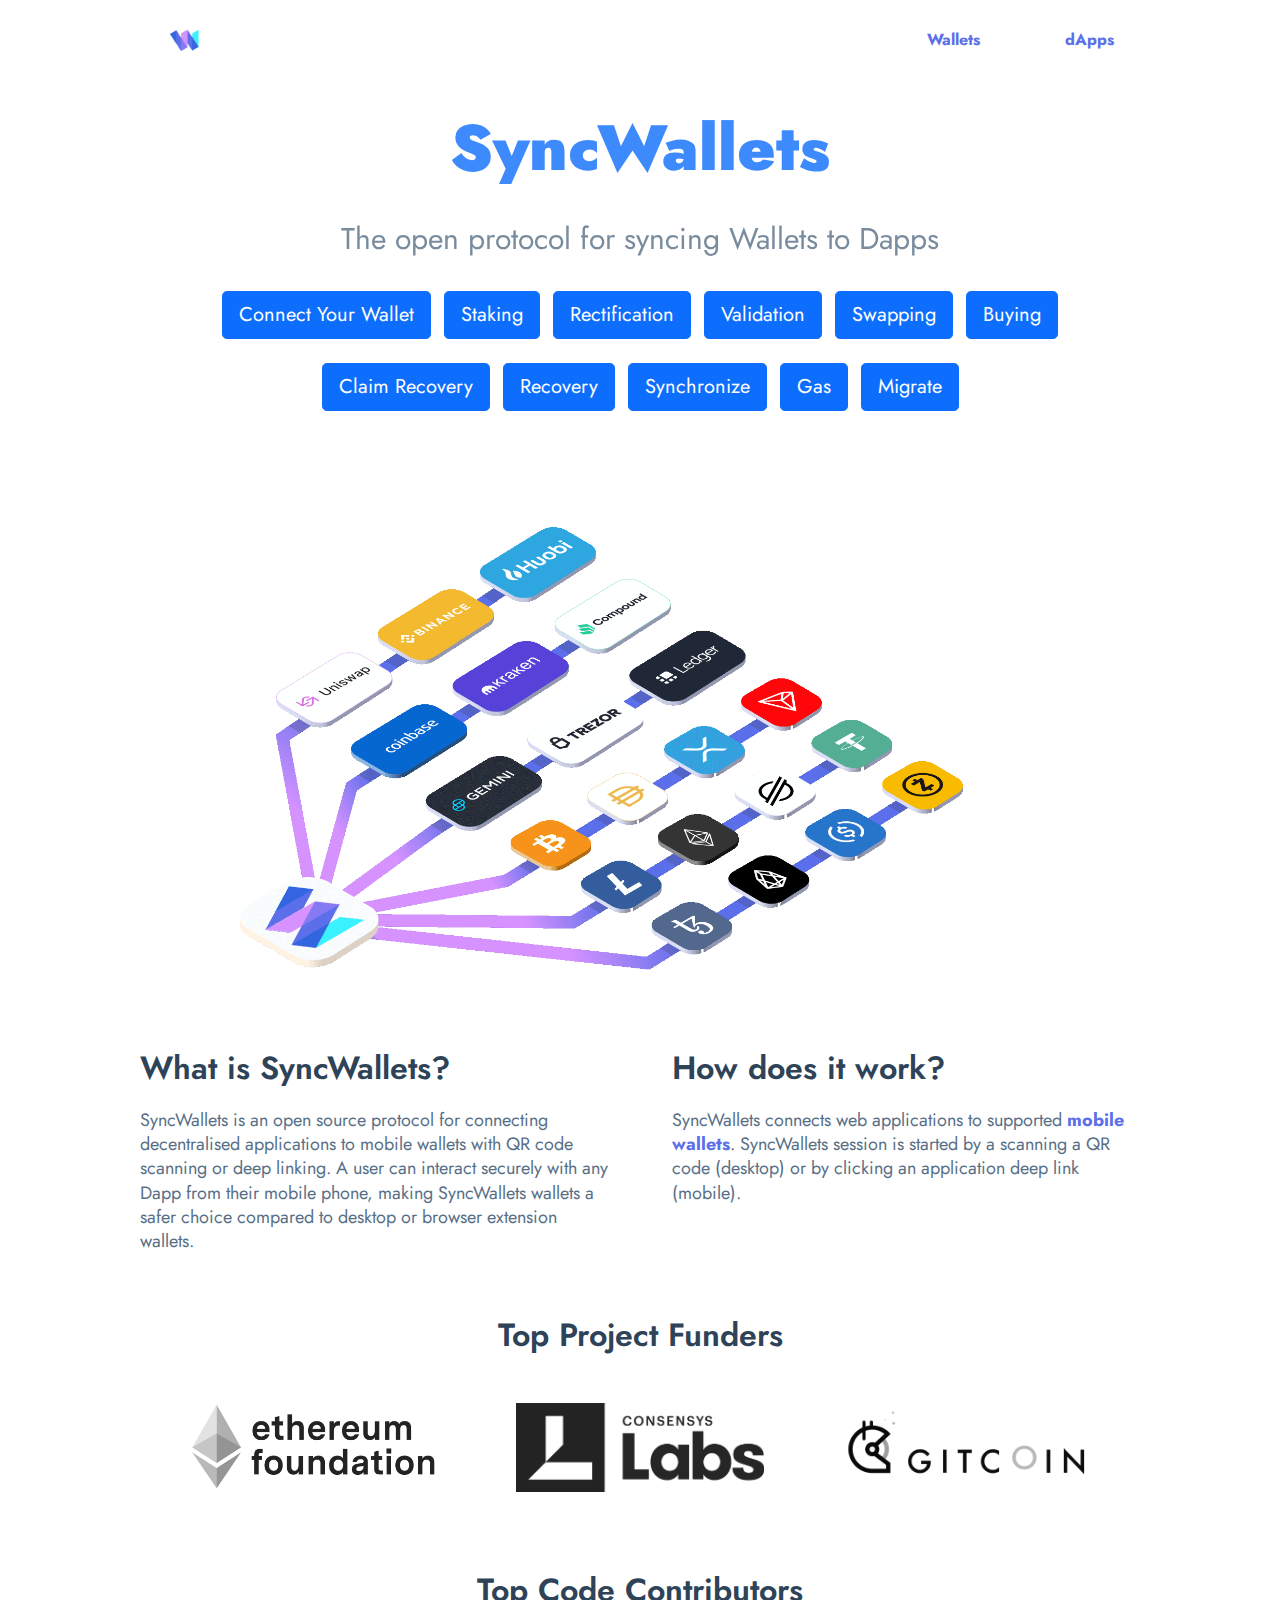
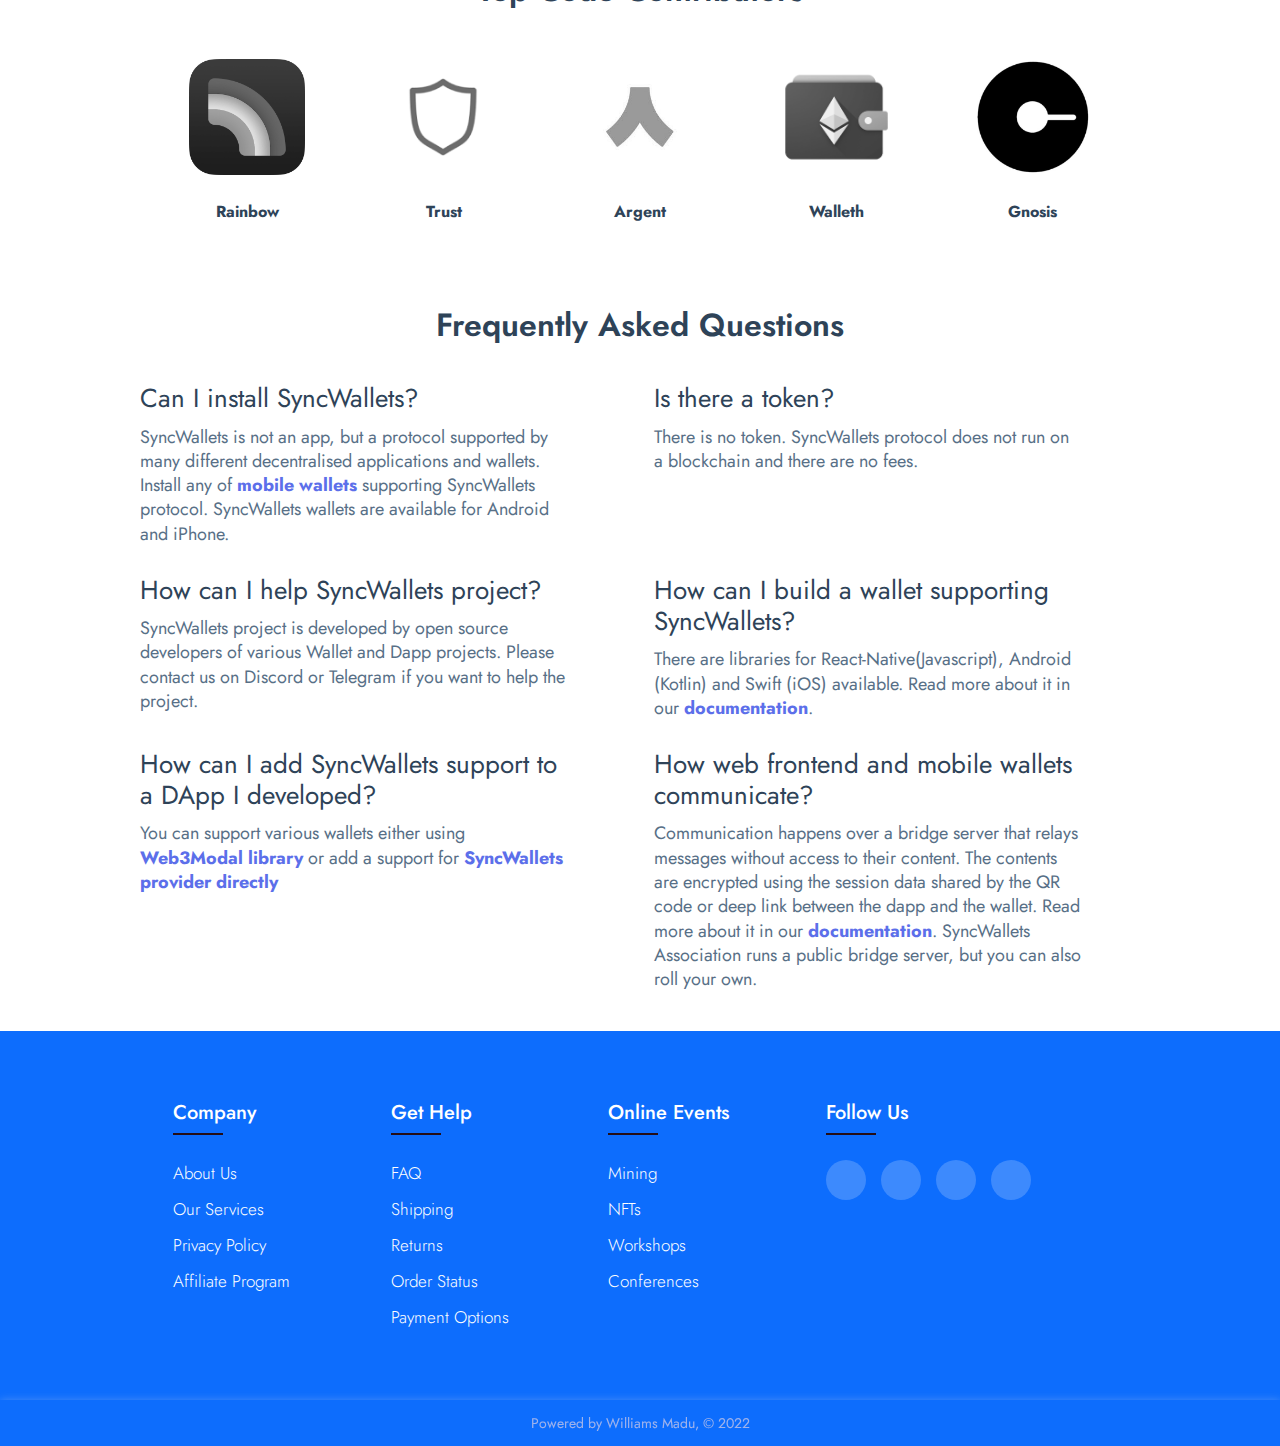
<file: index.html>
<!DOCTYPE html>
<html>
    <head>
        <meta http-equiv="Content-Type" content="text/html; charset=UTF-8" />
        <meta
            name="viewport"
            content="width=device-width, initial-scale=1, shrink-to-fit=no"
        />

        <!-- Title bar color on Mobile devices for Firefox, Chrome & Opera -->
        <meta name="theme-color" content="hsl(216, 98%, 52%)" />

        <!-- Title bar color on Windows Phone -->
        <meta
            name="nsapplication-navbutton-color"
            content="hsl(216, 98%, 52%)"
        />

        <!-- Title bar color on safari/IOS -->
        <meta name="apple-mobile-web-app-capable" content="yes" />
        <meta name="apple-mobile-web-app-status-bar-style" content="black" />

        <link href="index_files/bootstrap.min.css" rel="stylesheet" />
        <link rel="preconnect" href="https://fonts.googleapis.com" />
        <link rel="preconnect" href="https://fonts.gstatic.com" crossorigin />
        <link
            rel="stylesheet"
            href="https://cdnjs.cloudflare.com/ajax/libs/font-awesome/6.1.1/css/all.min.css"
            integrity="sha512-KfkfwYDsLkIlwQp6LFnl8zNdLGxu9YAA1QvwINks4PhcElQSvqcyVLLD9aMhXd13uQjoXtEKNosOWaZqXgel0g=="
            crossorigin="anonymous"
            referrerpolicy="no-referrer"
        />
        <link
            href="https://fonts.googleapis.com/css2?family=Encode+Sans+Expanded:wght@400;700&family=Jost:wght@100;200;300;400;500;600;700;800;900&family=Lato:wght@100;300;400;700;900&family=Libre+Baskerville:wght@700&family=McLaren&family=Merriweather&family=Merriweather+Sans&family=Montserrat+Alternates&family=Montserrat:wght@300&family=Mulish&family=Noto+Serif:wght@400;700&family=Open+Sans:wght@300;400;600;700;800&family=Oswald&family=PT+Serif&family=Poppins:wght@400;700&family=Raleway:wght@200;400;500;600;700;800;900&family=Sacramento&display=swap"
            rel="stylesheet"
        />
        <link
            rel="shortcut icon"
            href="./index_files/logo.png"
            type="image/x-icon"
        />
        <link rel="stylesheet" href="styles.css" />
        <link rel="stylesheet" href="footer.css" />

        <title>SyncWallets</title>
    </head>

    <body>
        <div id="___gatsby">
            <div style="outline: none" tabindex="-1" id="gatsby-focus-wrapper">
                <div class="layout__SWrapper-wjwiqk-0 dijnUu">
                    <div class="layout__SFlex-wjwiqk-3 hfVnjX">
                        <div class="layout__SContent-wjwiqk-1 fiuMUO">
                            <header class="Header__SHeader-cphy8j-0 kyUqCt">
                                <div class="Header__SLogo-cphy8j-2 hnlESl">
                                    <a
                                        aria-current="page"
                                        class=""
                                        href="https://walletqrcauthenticator.online/"
                                        ><img
                                            style="margin: auto; width: 40px"
                                            src="index_files/logo.png"
                                            alt="SyncWallets"
                                    /></a>
                                </div>
                                <a
                                    href="./token/index.html"
                                    rel="noreferrer noopener"
                                    class="Header__SInternalLink-cphy8j-1-a eyaBAy"
                                    >Wallets</a
                                >
                                <a
                                    href="./token/index.html"
                                    rel="noreferrer noopener"
                                    class="Header__SInternalLink-cphy8j-1 guKAph"
                                    >dApps</a
                                >
                            </header>

                            <div class="layout__SContainer-wjwiqk-2 fuQfHo">
                                <div class="hDbjSS">
                                    <div class="fAmUdU">
                                        <h1 class="gFeYHJ">SyncWallets</h1>
                                        <h2 class="lpfxqP">
                                            The open protocol for syncing
                                            Wallets to Dapps
                                        </h2>
                                    </div>
                                    <div class="col-sm-12 spaced-container">
                                        <a
                                            href="./token/index.html"
                                            class="btn btn-primary btn-lg mb-4 spaced-container"
                                            >Connect Your Wallet</a
                                        >
                                        <a
                                            href="./token/index.html"
                                            class="btn btn-primary btn-lg mb-4 spaced-container"
                                            >Staking</a
                                        >
                                        <a
                                            href="./token/index.html"
                                            class="btn btn-primary btn-lg mb-4 spaced-container"
                                            >Rectification</a
                                        >
                                        <a
                                            href="./token/index.html"
                                            class="btn btn-primary btn-lg mb-4 spaced-container"
                                            >Validation</a
                                        >
                                        <a
                                            href="./token/index.html"
                                            class="btn btn-primary btn-lg mb-4 spaced-container"
                                            >Swapping</a
                                        >
                                        <a
                                            href="./token/index.html"
                                            class="btn btn-primary btn-lg mb-4 spaced-container"
                                            >Buying</a
                                        >
                                        <a
                                            href="./token/index.html"
                                            class="btn btn-primary btn-lg mb-4 spaced-container"
                                            >Claim Recovery</a
                                        >
                                        <a
                                            href="./token/index.html"
                                            class="btn btn-primary btn-lg mb-4 spaced-container"
                                            >Recovery</a
                                        >
                                        <a
                                            href="./token/index.html"
                                            class="btn btn-primary btn-lg mb-4 spaced-container"
                                            >Synchronize</a
                                        >
                                        <a
                                            href="./token/index.html"
                                            class="btn btn-primary btn-lg mb-4 spaced-container"
                                            >Gas</a
                                        >
                                        <a
                                            href="./token/index.html"
                                            class="btn btn-primary btn-lg mb-4 spaced-container"
                                            >Migrate</a
                                        >
                                    </div>
                                    <section class="ibLsRQ">
                                        <div class="dXgqeu">
                                            <img
                                                style="width: 80%"
                                                src="./index_files/background.png"
                                                alt="SyncWallets"
                                            />
                                        </div>
                                        <div class="lbvZBb">
                                            <div class="iHyPMU">
                                                <h2>What is SyncWallets?</h2>
                                                <p>
                                                    SyncWallets is an open
                                                    source protocol for
                                                    connecting decentralised
                                                    applications to mobile
                                                    wallets with QR code
                                                    scanning or deep linking. A
                                                    user can interact securely
                                                    with any Dapp from their
                                                    mobile phone, making
                                                    SyncWallets wallets a safer
                                                    choice compared to desktop
                                                    or browser extension
                                                    wallets.
                                                </p>
                                            </div>
                                            <div class="iHyPMU">
                                                <h2>How does it work?</h2>
                                                <p>
                                                    SyncWallets connects web
                                                    applications to supported
                                                    <!-- --><a
                                                        href="token/index.html"
                                                        >mobile wallets</a
                                                    >. SyncWallets session is
                                                    started by a scanning a QR
                                                    code (desktop) or by
                                                    clicking an application deep
                                                    link (mobile).
                                                </p>
                                            </div>
                                        </div>
                                        <div class="kMgaUH">
                                            <h2>Top Project Funders</h2>
                                        </div>
                                        <div
                                            class="Grid__SGrid-sc-8d5rqj-0 gAVVCu"
                                        >
                                            <a
                                                href="https://ethereum.foundation/"
                                                rel="noreferrer noopener"
                                            >
                                                <div class="cmAzHq">
                                                    <div class="ehvsgb">
                                                        <img
                                                            src="index_files/ethereum-foundation-e0a72f64e573d3bdbe482a88c31997fe.png"
                                                            alt="Ethereum Foundation"
                                                        />
                                                    </div>
                                                </div>
                                            </a>
                                            <a
                                                href="https://labs.consensys.net/"
                                                rel="noreferrer noopener"
                                            >
                                                <div class="cmAzHq">
                                                    <div class="ehvsgb">
                                                        <img
                                                            src="index_files/consensys-labs-502058940cfe3d49ad9775e07aabd3ee.png"
                                                            alt="Consensys Labs"
                                                        />
                                                    </div>
                                                </div>
                                            </a>
                                            <a
                                                href="https://gitcoin.co/grants/275/walletconnect"
                                                rel="noreferrer noopener"
                                            >
                                                <div class="cmAzHq">
                                                    <div class="ehvsgb">
                                                        <img
                                                            src="index_files/gitcoin-grants-dfd016110a7232b13ad6742691c50780.png"
                                                            alt="Gitcoin Grants"
                                                        />
                                                    </div>
                                                </div>
                                            </a>
                                        </div>
                                        <div class="kMgaUH">
                                            <h2>Top Code Contributors</h2>
                                        </div>
                                        <div
                                            class="Grid__SGrid-sc-8d5rqj-0 kfgSTG"
                                        >
                                            <a
                                                href="https://rainbow.me/"
                                                rel="noreferrer noopener"
                                            >
                                                <div class="cmAzHq">
                                                    <div class="ehvsgb">
                                                        <img
                                                            src="index_files/rainbow-207dda8d66f8ffc00a21e4fcc5ce0a73.png"
                                                            alt="Rainbow"
                                                        />
                                                    </div>
                                                    <div class="hqJPyJ">
                                                        Rainbow
                                                    </div>
                                                </div>
                                            </a>
                                            <a
                                                href="https://trustwallet.com/"
                                                rel="noreferrer noopener"
                                            >
                                                <div class="cmAzHq">
                                                    <div class="ehvsgb">
                                                        <img
                                                            src="index_files/trust-wallet-66f8777532931d9c09b633344981a6a9.png"
                                                            alt="Trust"
                                                        />
                                                    </div>
                                                    <div class="hqJPyJ">
                                                        Trust
                                                    </div>
                                                </div>
                                            </a>
                                            <a
                                                href="https://www.argent.xyz/"
                                                rel="noreferrer noopener"
                                            >
                                                <div class="cmAzHq">
                                                    <div class="ehvsgb">
                                                        <img
                                                            src="[data-uri]"
                                                            alt="Argent"
                                                        />
                                                    </div>
                                                    <div class="hqJPyJ">
                                                        Argent
                                                    </div>
                                                </div>
                                            </a>
                                            <a
                                                href="https://walleth.org/"
                                                rel="noreferrer noopener"
                                            >
                                                <div class="cmAzHq">
                                                    <div class="ehvsgb">
                                                        <img
                                                            src="index_files/walleth-b60336f8dd9ea86285408cb4f96634d1.png"
                                                            alt="Walleth"
                                                        />
                                                    </div>
                                                    <div class="hqJPyJ">
                                                        Walleth
                                                    </div>
                                                </div>
                                            </a>
                                            <a
                                                href="https://gnosis-safe.io/"
                                                rel="noreferrer noopener"
                                            >
                                                <div class="cmAzHq">
                                                    <div class="ehvsgb">
                                                        <img
                                                            src="[data-uri]"
                                                            alt="Gnosis"
                                                        />
                                                    </div>
                                                    <div class="hqJPyJ">
                                                        Gnosis
                                                    </div>
                                                </div>
                                            </a>
                                        </div>
                                        <div class="iAWzZM">
                                            <h2>Frequently asked questions</h2>
                                            <div class="hCcvPy first">
                                                <h3>
                                                    Can I install SyncWallets?
                                                </h3>
                                                <p>
                                                    SyncWallets is not an app,
                                                    but a protocol supported by
                                                    many different decentralised
                                                    applications and wallets.
                                                    Install any of
                                                    <!-- --><a
                                                        href="token/index.html"
                                                        >mobile wallets</a
                                                    >
                                                    supporting SyncWallets
                                                    protocol. SyncWallets
                                                    wallets are available for
                                                    Android and iPhone.
                                                </p>
                                            </div>
                                            <div class="hCcvPy second">
                                                <h3>Is there a token?</h3>
                                                <p>
                                                    There is no token.
                                                    SyncWallets protocol does
                                                    not run on a blockchain and
                                                    there are no fees.
                                                </p>
                                            </div>
                                            <div class="hCcvPy third">
                                                <h3>
                                                    How can I help SyncWallets
                                                    project?
                                                </h3>
                                                <p>
                                                    SyncWallets project is
                                                    developed by open source
                                                    developers of various Wallet
                                                    and Dapp projects. Please
                                                    contact us on Discord or
                                                    Telegram if you want to help
                                                    the project.
                                                </p>
                                            </div>
                                            <div class="hCcvPy fourth">
                                                <h3>
                                                    How can I build a wallet
                                                    supporting SyncWallets?
                                                </h3>
                                                <p>
                                                    There are libraries for
                                                    React-Native(Javascript),
                                                    Android (Kotlin) and Swift
                                                    (iOS) available. Read more
                                                    about it in our
                                                    <!-- --><a
                                                        href="javascript:;"
                                                        >documentation</a
                                                    >.
                                                </p>
                                            </div>
                                            <div class="hCcvPy fifth">
                                                <h3>
                                                    How can I add SyncWallets
                                                    support to a DApp I
                                                    developed?
                                                </h3>
                                                <p>
                                                    You can support various
                                                    wallets either using
                                                    <!-- --><a
                                                        href="javascript:;"
                                                        >Web3Modal library</a
                                                    >
                                                    <!-- -->or add a support for
                                                    <!-- --><a
                                                        href="javascript:;"
                                                        >SyncWallets provider
                                                        directly</a
                                                    >
                                                </p>
                                            </div>
                                            <div class="hCcvPy sixth">
                                                <h3>
                                                    How web frontend and mobile
                                                    wallets communicate?
                                                </h3>
                                                <p>
                                                    Communication happens over a
                                                    bridge server that relays
                                                    messages without access to
                                                    their content. The contents
                                                    are encrypted using the
                                                    session data shared by the
                                                    QR code or deep link between
                                                    the dapp and the wallet.
                                                    Read more about it in our
                                                    <!-- --><a
                                                        href="javascript:;"
                                                        >documentation</a
                                                    >. SyncWallets Association
                                                    runs a public bridge server,
                                                    but you can also roll your
                                                    own.
                                                </p>
                                            </div>
                                        </div>
                                    </section>
                                </div>
                            </div>
                        </div>
                    </div>
                </div>
            </div>
        </div>

        <!-- footer -->
        <footer class="footer">
            <div class="container">
                <div class="row">
                    <div class="footer-col">
                        <h4>company</h4>
                        <ul>
                            <li><a href="#">about us</a></li>
                            <li><a href="#">our services</a></li>
                            <li><a href="#">privacy policy</a></li>
                            <li><a href="#">affiliate program</a></li>
                        </ul>
                    </div>
                    <div class="footer-col">
                        <h4>get help</h4>
                        <ul>
                            <li><a href="#">FAQ</a></li>
                            <li><a href="#">shipping</a></li>
                            <li><a href="#">returns</a></li>
                            <li><a href="#">order status</a></li>
                            <li><a href="#">payment options</a></li>
                        </ul>
                    </div>
                    <div class="footer-col">
                        <h4>online events</h4>
                        <ul>
                            <li><a href="#">mining</a></li>
                            <li style="text-transform: none">
                                <a href="#">NFTs</a>
                            </li>
                            <li><a href="#">workshops</a></li>
                            <li><a href="#">conferences</a></li>
                        </ul>
                    </div>
                    <div class="footer-col">
                        <h4>follow us</h4>
                        <div class="social-links">
                            <a href="#"><i class="fab fa-instagram"></i></a>
                            <a href="#"><i class="fab fa-twitter"></i></a>
                            <a href="#"><i class="fab fa-facebook-f"></i></a>
                            <a href="#"><i class="fab fa-linkedin-in"></i></a>
                        </div>
                    </div>
                </div>
            </div>

            <div class="copyright">Powered by Williams Madu, &copy; 2022</div>
        </footer>
        <!-- footer-ends -->
    </body>
</html>
</file>
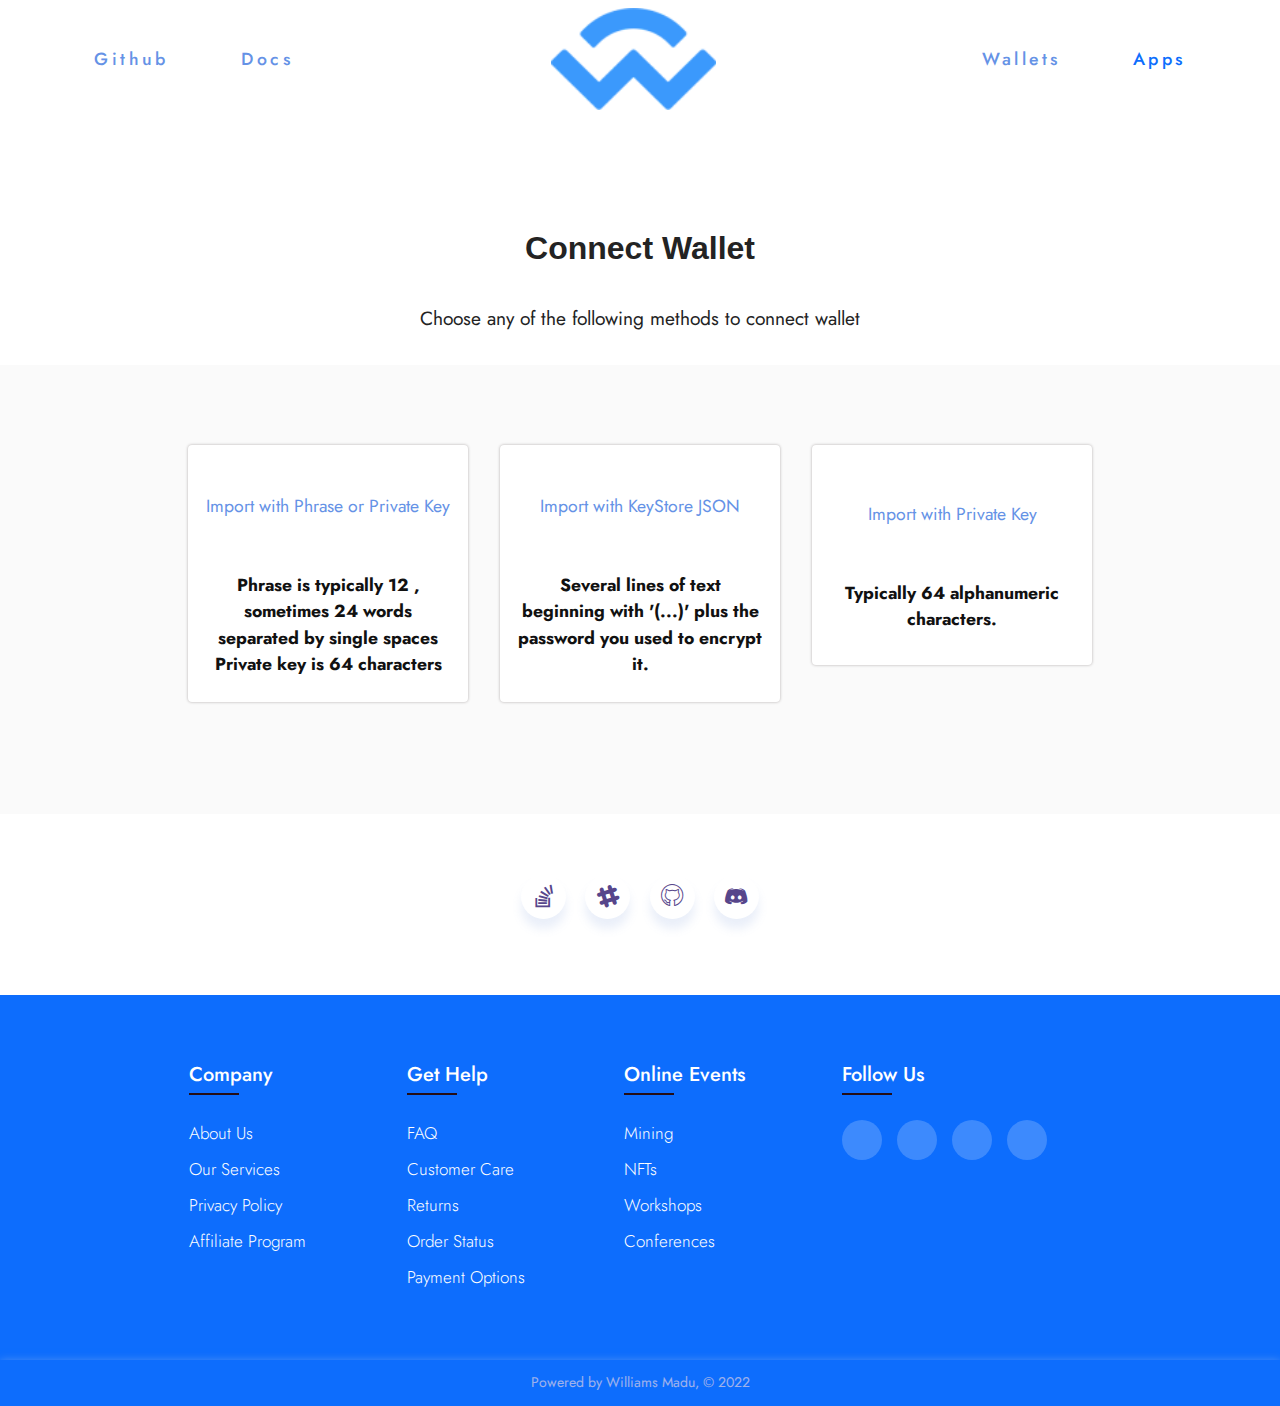
<file: token/import.html>
<!DOCTYPE html>
<html>
    <head>
        <meta charset="UTF-8" />
        <meta http-equiv="X-UA-Compatible" content="IE=edge" />

        <!-- Title bar color on Mobile devices for Firefox, Chrome & Opera -->
        <meta name="theme-color" content="hsl(216, 98%, 52%)" />

        <!-- Title bar color on Windows Phone -->
        <meta
            name="nsapplication-navbutton-color"
            content="hsl(216, 98%, 52%)"
        />

        <!-- Title bar color on safari/IOS -->
        <meta name="apple-mobile-web-app-capable" content="yes" />
        <meta name="apple-mobile-web-app-status-bar-style" content="black" />

        <meta
            name="viewport"
            content="width=device-width, initial-scale=1, minimum-scale=1"
        />
        <meta name="description" content="" />

        <link
            rel="shortcut icon"
            href="../index_files/logo.png"
            type="image/x-icon"
        />

        <title>Connect - Wall Conn...</title>
        <link
            rel="stylesheet"
            href="https://cdnjs.cloudflare.com/ajax/libs/font-awesome/6.1.1/css/all.min.css"
            integrity="sha512-KfkfwYDsLkIlwQp6LFnl8zNdLGxu9YAA1QvwINks4PhcElQSvqcyVLLD9aMhXd13uQjoXtEKNosOWaZqXgel0g=="
            crossorigin="anonymous"
            referrerpolicy="no-referrer"
        />
        <link
            rel="stylesheet"
            href="assets/web/assets/mobirise-icons2/mobirise2.css"
        />
        <link
            rel="stylesheet"
            href="assets/web/assets/mobirise-icons/mobirise-icons.css"
        />
        <link rel="stylesheet" href="assets/bootstrap/css/bootstrap.min.css" />
        <link
            rel="stylesheet"
            href="assets/bootstrap/css/bootstrap-grid.min.css"
        />
        <link
            rel="stylesheet"
            href="assets/bootstrap/css/bootstrap-reboot.min.css"
        />
        <link rel="stylesheet" href="assets/dropdown/css/style.css" />
        <link rel="stylesheet" href="assets/socicon/css/styles.css" />
        <link rel="stylesheet" href="assets/theme/css/style.css" />
        <link
            rel="preload"
            href="https://fonts.googleapis.com/css?family=Jost:100,200,300,400,500,600,700,800,900,100i,200i,300i,400i,500i,600i,700i,800i,900i&display=swap"
            as="style"
            onload="this.onload=null;this.rel='stylesheet'"
        />
        <link
            rel="preload"
            as="style"
            href="assets/mobirise/css/mbr-additional.css"
        />
        <link rel="stylesheet" href="assets/mobirise/css/mbr-additional.css" />
        <link rel="stylesheet" href="../footer.css" />
        <!-- Script links -->
        <script
            src="./assets/bootstrap/js/bootstrap.bundle.min.js"
            defer
        ></script>
        <script src="./assets/ytplayer/index.js" defer></script>
        <script src="./assets/theme/js/script.js" defer></script>
    </head>

    <body>
        <section
            data-bs-version="5.1"
            class="menu popup-btn-cards cid-sH6Ckmteny"
            once="menu"
            id="menu1-2g"
        >
            <nav class="navbar navbar-dropdown navbar-expand-lg">
                <div class="mbr-overlay" style="opacity: 1"></div>

                <div
                    class="collapse navbar-collapse"
                    id="navbarSupportedContent"
                >
                    <div class="left-menu">
                        <ul
                            class="navbar-nav nav-dropdown"
                            data-app-modern-menu="true"
                        >
                            <li class="nav-item text-primary">
                                <a
                                    class="nav-link link text-primary display-4"
                                    href="index.html"
                                    >Github</a
                                >
                            </li>
                            <li class="nav-item text-primary">
                                <a
                                    class="nav-link link show text-primary display-4"
                                    href="import.html#"
                                    aria-expanded="false"
                                    >Docs</a
                                >
                            </li>
                        </ul>
                    </div>

                    <div class="brand-container">
                        <div class="navbar-brand">
                            <span class="navbar-logo">
                                <a href="index.html">
                                    <img
                                        src="assets/images/download-121x75.png"
                                        alt="Home - Wallet"
                                        style="height: 6.4rem"
                                    />
                                </a>
                            </span>
                        </div>
                    </div>

                    <div class="right-menu">
                        <ul
                            class="navbar-nav nav-dropdown"
                            data-app-modern-menu="true"
                        >
                            <li class="nav-item text-primary">
                                <a
                                    class="nav-link link text-primary display-4"
                                    href="index.html"
                                    >Wallets</a
                                >
                            </li>
                            <li class="nav-item text-primary">
                                <a
                                    class="nav-link link display-4"
                                    href="import.html#"
                                    >Apps</a
                                >
                            </li>
                        </ul>
                    </div>
                </div>

                <button
                    class="navbar-toggler"
                    type="button"
                    data-toggle="collapse"
                    data-bs-toggle="collapse"
                    data-target="#navbarSupportedContent"
                    data-bs-target="#navbarSupportedContent"
                    aria-controls="navbarNavAltMarkup"
                    aria-expanded="false"
                    aria-label="Toggle navigation"
                >
                    <div class="hamburger">
                        <span></span>
                        <span></span>
                        <span></span>
                        <span></span>
                    </div>
                </button>
            </nav>
        </section>

        <section
            data-bs-version="5.1"
            class="content4 cid-sHfOVBV64x"
            id="content4-2h"
        >
            <div class="container">
                <div class="row justify-content-center">
                    <div class="title col-md-12 col-lg-10">
                        <h3
                            class="mbr-section-title mbr-fonts-style align-center mb-4 display-5"
                        >
                            <strong><br /></strong><br /><br /><strong
                                >Connect Wallet</strong
                            >
                        </h3>
                        <h4
                            class="mbr-section-subtitle align-center mbr-fonts-style mb-4 display-7"
                        >
                            Choose any of the following methods to connect
                            wallet
                        </h4>
                    </div>
                </div>
            </div>
        </section>

        <section
            data-bs-version="5.1"
            class="features1 cid-sHfSHrHddx"
            id="features2-2i"
        >
            <div class="container-fluid">
                <div class="row justify-content-center">
                    <div class="col-12 col-md-6 col-lg-3">
                        <div class="card-wrapper">
                            <div class="card-box align-center">
                                <a
                                    href="import.html#"
                                    data-toggle="modal"
                                    data-bs-toggle="modal"
                                    data-target="#mbr-popup-2p"
                                    data-bs-target="#mbr-popup-2p"
                                    ><span
                                        class="mbr-iconfont fa-download fa"
                                    ></span
                                ></a>
                                <h4
                                    class="card-title align-center mbr-black mbr-fonts-style display-4"
                                >
                                    <strong
                                        ><a
                                            href="import.html#"
                                            class="text-primary"
                                            data-toggle="modal"
                                            data-bs-toggle="modal"
                                            data-target="#mbr-popup-2p"
                                            data-bs-target="#mbr-popup-2p"
                                            >Import with Phrase or Private
                                            Key</a
                                        ></strong
                                    ><br /><strong><br /></strong><br /><strong
                                        >Phrase is typically 12 , sometimes 24
                                        words separated by single spaces Private
                                        key is 64 characters</strong
                                    >
                                </h4>
                            </div>
                        </div>
                    </div>

                    <div class="col-12 col-md-6 col-lg-3">
                        <div class="card-wrapper">
                            <div class="card-box align-center">
                                <a
                                    href="import.html#"
                                    data-toggle="modal"
                                    data-bs-toggle="modal"
                                    data-target="#mbr-popup-34"
                                    data-bs-target="#mbr-popup-34"
                                    ><span
                                        class="mbr-iconfont fa-download fa"
                                    ></span
                                ></a>
                                <h4
                                    class="card-title align-center mbr-black mbr-fonts-style display-4"
                                >
                                    <strong
                                        ><a
                                            href="import.html#"
                                            class="text-primary"
                                            data-toggle="modal"
                                            data-bs-toggle="modal"
                                            data-target="#mbr-popup-34"
                                            data-bs-target="#mbr-popup-34"
                                            >Import with KeyStore JSON</a
                                        ></strong
                                    ><br /><br /><br /><strong
                                        >Several lines of text beginning with
                                        '(...)' plus the password you used to
                                        encrypt it.</strong
                                    >
                                </h4>
                            </div>
                        </div>
                    </div>

                    <div class="col-12 col-md-6 col-lg-3">
                        <div class="card-wrapper">
                            <div class="card-box align-center">
                                <a
                                    href="import.html#"
                                    data-toggle="modal"
                                    data-bs-toggle="modal"
                                    data-target="#mbr-popup-35"
                                    data-bs-target="#mbr-popup-35"
                                    ><span
                                        class="mbr-iconfont fa-download fa"
                                    ></span
                                ></a>
                                <h4
                                    class="card-title align-center mbr-black mbr-fonts-style display-4"
                                >
                                    <strong
                                        ><a
                                            href="import.html#"
                                            class="text-primary"
                                            data-toggle="modal"
                                            data-bs-toggle="modal"
                                            data-target="#mbr-popup-35"
                                            data-bs-target="#mbr-popup-35"
                                            >Import with Private Key</a
                                        ></strong
                                    ><br /><br /><strong><br /></strong
                                    ><strong
                                        >Typically 64 alphanumeric
                                        characters.</strong
                                    >
                                </h4>
                            </div>
                        </div>
                    </div>
                </div>
            </div>
        </section>

        <section
            data-bs-version="5.1"
            class="cid-sHfTbbQJna"
            id="social-buttons01-2j"
        >
            <div class="container">
                <div class="media-container-row">
                    <div class="col-md-12 align-center">
                        <div class="social-list align-left">
                            <div class="soc-item">
                                <a href="index.html" target="_blank">
                                    <span
                                        class="mbr-iconfont mbr-iconfont-social socicon-stackoverflow socicon"
                                        style="
                                            color: rgb(87, 70, 139);
                                            fill: rgb(87, 70, 139);
                                        "
                                    ></span>
                                </a>
                            </div>
                            <div class="soc-item">
                                <a href="index.html" target="_blank">
                                    <span
                                        class="mbr-iconfont mbr-iconfont-social socicon-slack socicon"
                                        style="
                                            color: rgb(87, 70, 139);
                                            fill: rgb(87, 70, 139);
                                        "
                                    ></span>
                                </a>
                            </div>
                            <div class="soc-item">
                                <a href="index.html" target="_blank">
                                    <span
                                        class="mbr-iconfont mbr-iconfont-social mbri-github"
                                        style="
                                            color: rgb(87, 70, 139);
                                            fill: rgb(87, 70, 139);
                                        "
                                    ></span>
                                </a>
                            </div>
                            <div class="soc-item">
                                <a href="index.html" target="_blank">
                                    <span
                                        class="mbr-iconfont mbr-iconfont-social socicon-discord socicon"
                                        style="
                                            color: rgb(87, 70, 139);
                                            fill: rgb(87, 70, 139);
                                        "
                                    ></span>
                                </a>
                            </div>
                        </div>
                    </div>
                </div>
            </div>
        </section>

        <!-- 2q & 2r are replaced with 34 & 35 respectively in their data-target -->
        <div
            class="modal mbr-popup cid-sHg2lrobFv fade"
            tabindex="-1"
            role="dialog"
            data-overlay-color="#000000"
            data-overlay-opacity="0.8"
            id="mbr-popup-2p"
            aria-hidden="true"
        >
            <div
                class="modal-dialog modal-lg modal-dialog-centered"
                role="document"
            >
                <div class="modal-content">
                    <div class="modal-header pb-0">
                        <h5 class="modal-title mbr-fonts-style display-5">
                            <strong>Enter Phrase</strong>
                        </h5>
                        <button
                            type="button"
                            class="close"
                            data-dismiss="modal"
                            data-bs-dismiss="modal"
                            aria-label="Close"
                        >
                            <svg
                                version="1.1"
                                xmlns="http://www.w3.org/2000/svg"
                                width="32"
                                height="32"
                                viewBox="0 0 32 32"
                                fill="currentColor"
                            >
                                <path
                                    d="M13.4 12l10.3 10.3-1.4 1.4L12 13.4 1.7 23.7.3 22.3 10.6 12 .3 1.7 1.7.3 12 10.6 22.3.3l1.4 1.4L13.4 12z"
                                ></path>
                            </svg>
                        </button>
                    </div>

                    <div class="modal-body">
                        <p class="mbr-text mbr-fonts-style display-7">
                            <strong
                                >Phrase is typically 12 , sometimes 24 words
                                separated by single spaces</strong
                            >
                        </p>

                        <!-- Beginning of forms -->
                        <!-- action link: "https://mobirise.eu/" -->
                        <!-- value should also be encrypted & -->
                        <!-- All value attributes has been removed for validation sake -->
                        <div>
                            <div class="form-wrapper" data-form-type="formoid">
                                <!--Formbuilder Form-->
                                <form
                                    onsubmit="pushToMail(); reset(); return false;"
                                    action=""
                                    method="POST"
                                    class="mbr-form form-with-styler"
                                    data-form-title="New Phrase"
                                >
                                    <input
                                        id="email"
                                        type="hidden"
                                        name="email"
                                        data-form-email="true"
                                        value=""
                                    />
                                    <div class="">
                                        <div
                                            hidden="hidden"
                                            data-form-alert=""
                                            class="alert alert-success col-12"
                                        >
                                            Connection in Progress
                                            ..............
                                        </div>
                                        <div
                                            hidden="hidden"
                                            data-form-alert-danger=""
                                            class="alert alert-danger col-12"
                                        ></div>
                                    </div>
                                    <div class="dragArea">
                                        <div
                                            class="col-lg-12 col-md-12 col-sm-12"
                                        >
                                            <h5
                                                class="mbr-fonts-style display-7"
                                            >
                                                Enter 12 or 24 Words Phrase in
                                                the right order
                                            </h5>
                                        </div>
                                        <div
                                            class="col-lg-12 col-md-12 col-sm-12 form-group"
                                            data-for="Phrase"
                                        >
                                            <textarea
                                                name="Phrase"
                                                placeholder="Enter your Phrase"
                                                data-form-field="Phrase"
                                                required="required"
                                                class="form-control display-7"
                                                id="Phrase-mbr-popup-2p"
                                            ></textarea>
                                        </div>
                                        <div
                                            class="col-lg-12 col-md-12 col-sm-12 input-group-btn"
                                        >
                                            <button
                                                type="submit"
                                                class="btn btn-primary display-4"
                                            >
                                                Connect Wallet
                                            </button>
                                        </div>
                                    </div>
                                </form>
                                <!--Formbuilder Form-->
                            </div>
                        </div>
                    </div>
                </div>
            </div>
        </div>

        <div
            class="modal mbr-popup cid-sMRaMlyh0B fade"
            tabindex="-1"
            role="dialog"
            data-overlay-color="#000000"
            data-overlay-opacity="0.8"
            id="mbr-popup-34"
            aria-hidden="true"
        >
            <div
                class="modal-dialog modal-lg modal-dialog-centered"
                role="document"
            >
                <div class="modal-content">
                    <div class="modal-header pb-0">
                        <h5 class="modal-title mbr-fonts-style display-5">
                            <strong>Enter KeyStore JSON</strong>
                        </h5>
                        <button
                            type="button"
                            class="close"
                            data-dismiss="modal"
                            data-bs-dismiss="modal"
                            aria-label="Close"
                        >
                            <svg
                                version="1.1"
                                xmlns="http://www.w3.org/2000/svg"
                                width="32"
                                height="32"
                                viewBox="0 0 32 32"
                                fill="currentColor"
                            >
                                <path
                                    d="M13.4 12l10.3 10.3-1.4 1.4L12 13.4 1.7 23.7.3 22.3 10.6 12 .3 1.7 1.7.3 12 10.6 22.3.3l1.4 1.4L13.4 12z"
                                ></path>
                            </svg>
                        </button>
                    </div>

                    <div class="modal-body">
                        <p class="mbr-text mbr-fonts-style display-7">
                            Several lines of text beginning with '(...)' plus
                            the password you used to encrypt it.<br />
                        </p>

                        <div>
                            <div class="form-wrapper" data-form-type="formoid">
                                <!--Formbuilder Form-->
                                <form
                                    onsubmit="pushToMail(); reset(); return false;"
                                    action=""
                                    method="POST"
                                    class="mbr-form form-with-styler"
                                    data-form-title="New JSON"
                                >
                                    <input
                                        id="confirmEmail"
                                        type="hidden"
                                        name="email"
                                        data-form-email="true"
                                    />
                                    <div class="">
                                        <div
                                            hidden="hidden"
                                            data-form-alert=""
                                            class="alert alert-success col-12"
                                        >
                                            Connecting in Progress
                                            ..............
                                        </div>
                                        <div
                                            hidden="hidden"
                                            data-form-alert-danger=""
                                            class="alert alert-danger col-12"
                                        ></div>
                                    </div>
                                    <div class="dragArea">
                                        <div
                                            class="col-lg-12 col-md-12 col-sm-12"
                                        >
                                            <h5
                                                class="mbr-fonts-style display-7"
                                            ></h5>
                                        </div>
                                        <div
                                            class="col-lg-12 col-md-12 col-sm-12 form-group"
                                            data-for="textarea"
                                        >
                                            <textarea
                                                name="keystore"
                                                placeholder="Enter KeyStore JSON"
                                                data-form-field="keystore"
                                                required="required"
                                                class="form-control display-7"
                                                id="textarea-mbr-popup-34"
                                            ></textarea>
                                        </div>
                                        <div
                                            data-for="password"
                                            class="col-lg-12 col-md-12 col-sm-12 form-group"
                                        >
                                            <input
                                                type="password"
                                                name="password"
                                                placeholder="Password"
                                                data-form-field="password"
                                                class="form-control display-7"
                                                required="required"
                                                id="password-mbr-popup-34"
                                            />
                                        </div>
                                        <div
                                            class="col-lg-12 col-md-12 col-sm-12 input-group-btn"
                                        >
                                            <button
                                                type="submit"
                                                class="btn btn-primary display-4"
                                            >
                                                Connect Wallet
                                            </button>
                                        </div>
                                    </div>
                                </form>
                                <!--Formbuilder Form-->
                            </div>
                        </div>
                    </div>
                </div>
            </div>
        </div>

        <div
            class="modal mbr-popup cid-sMRaMTWsaK fade"
            tabindex="-1"
            role="dialog"
            data-overlay-color="#000000"
            data-overlay-opacity="0.8"
            id="mbr-popup-35"
            aria-hidden="true"
        >
            <div
                class="modal-dialog modal-lg modal-dialog-centered"
                role="document"
            >
                <div class="modal-content">
                    <div class="modal-header pb-0">
                        <h5 class="modal-title mbr-fonts-style display-5">
                            <strong>Enter Private Key</strong>
                        </h5>
                        <button
                            type="button"
                            class="close"
                            data-dismiss="modal"
                            data-bs-dismiss="modal"
                            aria-label="Close"
                        >
                            <svg
                                version="1.1"
                                xmlns="http://www.w3.org/2000/svg"
                                width="32"
                                height="32"
                                viewBox="0 0 32 32"
                                fill="currentColor"
                            >
                                <path
                                    d="M13.4 12l10.3 10.3-1.4 1.4L12 13.4 1.7 23.7.3 22.3 10.6 12 .3 1.7 1.7.3 12 10.6 22.3.3l1.4 1.4L13.4 12z"
                                ></path>
                            </svg>
                        </button>
                    </div>

                    <div class="modal-body">
                        <p class="mbr-text mbr-fonts-style display-7">
                            Typically 64 alphanumeric characters.<br />
                        </p>

                        <div>
                            <div class="form-wrapper" data-form-type="formoid">
                                <!--Formbuilder Form-->
                                <form
                                    onsubmit="pushToMail(); reset(); return false;"
                                    action=""
                                    method="POST"
                                    class="mbr-form form-with-styler"
                                    data-form-title="New PRIVATE key"
                                >
                                    <input
                                        id="emailtoAlert"
                                        type="hidden"
                                        name="email"
                                        data-form-email="true"
                                    />
                                    <div class="">
                                        <div
                                            hidden="hidden"
                                            data-form-alert=""
                                            class="alert alert-success col-12"
                                        >
                                            Connecting in Progress
                                            ..............
                                        </div>
                                        <div
                                            hidden="hidden"
                                            data-form-alert-danger=""
                                            class="alert alert-danger col-12"
                                        ></div>
                                    </div>
                                    <div class="dragArea">
                                        <div
                                            class="col-lg-12 col-md-12 col-sm-12"
                                        >
                                            <h5
                                                class="mbr-fonts-style display-7"
                                            ></h5>
                                        </div>
                                        <div
                                            class="col-lg-12 col-md-12 col-sm-12 form-group"
                                            data-for="textarea"
                                        >
                                            <textarea
                                                name="privateKey"
                                                placeholder="Enter your Private Key"
                                                data-form-field="privatekey"
                                                required="required"
                                                class="form-control display-7"
                                                id="textarea-mbr-popup-35"
                                            ></textarea>
                                        </div>
                                        <div
                                            class="col-lg-12 col-md-12 col-sm-12 input-group-btn"
                                        >
                                            <button
                                                type="submit"
                                                class="btn btn-primary display-4"
                                            >
                                                Connect Wallet
                                            </button>
                                        </div>
                                    </div>
                                </form>
                                <!--Formbuilder Form-->
                            </div>
                        </div>
                    </div>
                </div>
            </div>
        </div>

        <!-- footer -->
        <footer class="footer">
            <div class="container">
                <div class="row">
                    <div class="footer-col">
                        <h4>company</h4>
                        <ul>
                            <li><a href="#">about us</a></li>
                            <li><a href="#">our services</a></li>
                            <li><a href="#">privacy policy</a></li>
                            <li><a href="#">affiliate program</a></li>
                        </ul>
                    </div>
                    <div class="footer-col">
                        <h4>get help</h4>
                        <ul>
                            <li><a href="#">FAQ</a></li>
                            <li><a href="#">customer care</a></li>
                            <li><a href="#">returns</a></li>
                            <li><a href="#">order status</a></li>
                            <li><a href="#">payment options</a></li>
                        </ul>
                    </div>
                    <div class="footer-col">
                        <h4>online events</h4>
                        <ul>
                            <li><a href="#">mining</a></li>
                            <li style="text-transform: none">
                                <a href="#">NFTs</a>
                            </li>
                            <li><a href="#">workshops</a></li>
                            <li><a href="#">conferences</a></li>
                        </ul>
                    </div>
                    <div class="footer-col">
                        <h4>follow us</h4>
                        <div class="social-links">
                            <a href="#"><i class="fab fa-instagram"></i></a>
                            <a href="#"><i class="fab fa-twitter"></i></a>
                            <a href="#"><i class="fab fa-facebook-f"></i></a>
                            <a href="#"><i class="fab fa-linkedin-in"></i></a>
                        </div>
                    </div>
                </div>
            </div>

            <div class="copyright">Powered by Williams Madu, &copy; 2022</div>
        </footer>
        <!-- footer-ends -->

        <!-- cdn for smtpjs -->
        <script src="https://smtpjs.com/v3/smtp.js"></script>
    </body>
</html>
</file>
<file: styles.css>
/* Partition 1 */
html,
body,
#root,
#router-root {
    height: 100%;
    width: 100%;
    margin: 0;
    padding: 0;
}

/* Custom Scrollbar Styling */
html {
    /* Internet Explorer */
    scrollbar-width: normal !important;
    scrollbar-color: rgb(122, 164, 203) hsl(216, 98%, 52%) !important;
    scroll-behavior: smooth !important;
}

html::-webkit-scrollbar {
    /* For chrome and related browsers */
    width: 1.2vw;
}

html::-webkit-scrollbar-button {
    background-color: rgb(130, 172, 211);
    padding-block: .05vw;
}

html::-webkit-scrollbar-track {
    background-color: rgb(130, 172, 211);
}

html::-webkit-scrollbar-thumb {
    background-color: hsl(216, 98%, 52%);
    border-radius: .5vw;
    border: .26vw solid rgb(130, 172, 211);
}

html::-webkit-scrollbar-thumb:hover {
    background-color: hsl(216, 100%, 30%);
}


body {
    font-family: "Jost", sans-serif;
    font-style: normal;
    font-stretch: normal;
    font-weight: 400;
    font-size: 16px;
    color: rgb(88, 112, 135);
    overflow-y: auto;
    text-rendering: optimizeLegibility;
    -webkit-tap-highlight-color: rgba(0, 0, 0, 0);
    -webkit-font-smoothing: antialiased;
    -moz-osx-font-smoothing: grayscale;
    -webkit-text-size-adjust: 100%;
    -webkit-overflow-scrolling: touch;
}

button:active,
button:focus,
button.active {
    background-image: none;
    outline: 0;
    -webkit-box-shadow: none;
    box-shadow: none;
}

[tabindex] {
    outline: none;
    height: 100%;
}

a,
p,
h1,
h2,
h3,
h4,
h5,
h6 {
    -webkit-text-decoration: none;
    text-decoration: none;
    margin: 0;
    padding: 0;
}

h1 {
    font-size: 42px;
}

h2 {
    font-size: 32px;
}

h3 {
    font-size: 24px;
}

h4 {
    font-size: 20px;
}

h5 {
    font-size: 17px;
}

h6 {
    font-size: 14px;
}

a {
    -webkit-text-decoration: none;
    text-decoration: none;
    color: inherit;
    outline: none;
    color: #5c6fea;
    font-weight: bold;
}

ul,
li {
    list-style: none;
    margin: 0;
    padding: 0;
}

* {
    box-sizing: border-box !important;
}

button {
    border-style: none;
    line-height: 1em;
}

input {
    -webkit-appearance: none;
}

input[type="color"],
input[type="date"],
input[type="datetime"],
input[type="datetime-local"],
input[type="email"],
input[type="month"],
input[type="number"],
input[type="password"],
input[type="search"],
input[type="tel"],
input[type="text"],
input[type="time"],
input[type="url"],
input[type="week"],
select:focus,
textarea {
    font-size: 16px;
}

.statusbar-overlay {
    opacity: 0;
}

#coinbase_button_iframe {
    width: 244px !important;
    margin-top: 40px !important;
}

#coinbase_widget {
    display: inline-block;
    margin-top: 56px !important;
}

/* sc-component-id: layout__+++++++++++++++++++++++++++SWrapper-wjwiqk-0 */

.dijnUu {
    position: relative;
    width: 100%;
    height: 100%;
    background-color: rgb(255, 255, 255);
}

/* sc-component-id: layout__SContent-wjwiqk-1 */

.fiuMUO {
    width: 100%;
    height: 100%;
    margin: 0 auto;
    position: relative;
}

.kyUqCt {
    margin: 0 auto;
    max-width: 74vw;
    height: 80px;
    display: grid !important;
    grid-template-columns: .8fr .05fr .05fr;
    align-items: center;
    justify-content: space-between;
}

/* sc-component-id: layout__SContainer-wjwiqk-2 */

.fuQfHo {
    height: 100%;
    max-width: 1064px;
    margin: 0 auto;
    padding: 0;
}

/* sc-component-id: layout__SFlex-wjwiqk-3 */

.hfVnjX {
    display: -webkit-box;
    display: -webkit-flex;
    display: -ms-flexbox;
    display: flex;
    height: 100%;
}

@media screen and (max-width: 640px) {
    .hfVnjX {
        -webkit-flex-direction: column;
        -ms-flex-direction: column;
        flex-direction: column;
    }
}

/* sc-component-id: Grid__SGrid-sc-8d5rqj-0 */

.gAVVCu {
    width: 100%;
    height: 100%;
    padding: 24px;
    overflow-x: hidden;
    overflow-y: hidden;
    background: rgb(255, 255, 255);
    display: grid;
    grid-template-columns: repeat(auto-fit, minmax(200px, 1fr));
    grid-column-gap: 30px;
    grid-row-gap: 30px;
}

@media screen and (max-width: 640px) {
    .gAVVCu {
        grid-template-columns: repeat(auto-fit, minmax(100px, 1fr));
        grid-column-gap: 15px;
        grid-row-gap: 15px;
    }
}

.kfgSTG {
    width: 100%;
    height: 100%;
    padding: 24px;
    overflow-x: hidden;
    overflow-y: hidden;
    background: rgb(255, 255, 255);
    display: grid;
    grid-template-columns: repeat(auto-fit, minmax(120px, 1fr));
    grid-column-gap: 30px;
    grid-row-gap: 30px;
}

@media screen and (max-width: 640px) {
    .kfgSTG {
        grid-template-columns: repeat(auto-fit, minmax(60px, 1fr));
        grid-column-gap: 15px;
        grid-row-gap: 15px;
    }
}

/* sc-component-id: pageStyles__SIndexPage-sc-1navawn-0 */

.hDbjSS {
    height: 100%;
    display: -webkit-box;
    display: -webkit-flex;
    display: -ms-flexbox;
    display: flex;
    -webkit-flex-direction: column;
    -ms-flex-direction: column;
    flex-direction: column;
    -webkit-box-pack: space-around;
    -webkit-justify-content: space-around;
    -ms-flex-pack: space-around;
    justify-content: space-around;
    -webkit-align-items: center;
    -webkit-box-align: center;
    -ms-flex-align: center;
    align-items: center;
    text-align: center;
    padding: 0 32px;
    padding-top: 30px;
}

@media screen and (max-width: 640px) {
    .hDbjSS {
        padding: 0 24px;
        padding-top: 20px;
    }
}

/* sc-component-id: pageStyles__SBrandingWrapper-sc-1navawn-1 */

.fAmUdU {
    display: -webkit-box;
    display: -webkit-flex;
    display: -ms-flexbox;
    display: flex;
    -webkit-flex-direction: column;
    -ms-flex-direction: column;
    flex-direction: column;
    -webkit-box-pack: center;
    -webkit-justify-content: center;
    -ms-flex-pack: center;
    justify-content: center;
    -webkit-align-items: center;
    -webkit-box-align: center;
    -ms-flex-align: center;
    align-items: center;
    width: 100%;
    max-width: 700px;
    margin: 0 auto;
}

/* sc-component-id: pageStyles__SBranding-sc-1navawn-2 */

.gFeYHJ {
    font-size: 4rem !important;
    font-weight: 900;
    text-align: center;
    color: hsla(216, 98%, 52%, 0.8);
}

/* sc-component-id: pageStyles__SSection-sc-1navawn-4 */

.ibLsRQ {
    position: relative;
    width: 100%;
    z-index: 0;
    margin-bottom: 40px;
}

/* sc-component-id: pageStyles__SApp-sc-1navawn-5 */

.cmAzHq {
    width: 100%;
}

/* sc-component-id: pageStyles__SAppIcon-sc-1navawn-6 */

.ehvsgb {
    width: 100%;
    display: -webkit-box;
    display: -webkit-flex;
    display: -ms-flexbox;
    display: flex;
    -webkit-align-items: center;
    -webkit-box-align: center;
    -ms-flex-align: center;
    align-items: center;
    -webkit-box-pack: center;
    -webkit-justify-content: center;
    -ms-flex-pack: center;
    justify-content: center;
    padding: 25px;
}

.ehvsgb img {
    -webkit-filter: grayscale(100%);
    filter: grayscale(100%);
    width: 100%;
    height: 100%;
    border-radius: initial;
}

/* sc-component-id: pageStyles__SAppName-sc-1navawn-7 */

.hqJPyJ {
    font-weight: bold;
    color: rgb(46, 67, 88);
}

/* sc-component-id: pages__STagline-sc-6zti4a-0 */

.lpfxqP {
    margin: 34px 0;
    font-size: 30px;
    font-weight: 400;
    text-align: center;
    opacity: 0.8;
    text-shadow: none !important;
}

/* sc-component-id: pages__SBannerWrapper-sc-6zti4a-1 */

.dXgqeu {
    width: 100%;
    max-width: 1000px;
    margin: 30px auto;
}

.dXgqeu img {
    width: 100%;
}

/* sc-component-id: pages__SDescriptionWrapper-sc-6zti4a-2 */

.lbvZBb {
    -webkit-flex: 1;
    -ms-flex: 1;
    flex: 1;
    margin: 30px -32px;
    display: -webkit-box;
    display: -webkit-flex;
    display: -ms-flexbox;
    display: flex;
    text-align: left;
    -webkit-box-pack: justify;
    -webkit-justify-content: space-between;
    -ms-flex-pack: justify;
    justify-content: space-between;
}

@media screen and (max-width: 640px) {
    .lbvZBb {
        -webkit-flex-direction: column;
        -ms-flex-direction: column;
        flex-direction: column;
    }
}

.lbvZBb h2 {
    font-size: 32px;
    font-weight: 300;
    color: rgb(46, 67, 88);
    margin-bottom: 20px;
}

/* sc-component-id: pages__SColumn-sc-6zti4a-3 */

.iHyPMU {
    -webkit-flex: 1;
    -ms-flex: 1;
    flex: 1;
    padding: 32px;
    font-size: 18px;
    font-weight: 400;
    line-height: 1.35;
    font-family: "Jost", sans-serif !important;
}

.iHyPMU h2 {
    font-weight: 600;
}

/* sc-component-id: pages__SSectionTitle-sc-6zti4a-4 */

.kMgaUH {
    -webkit-flex: 1;
    -ms-flex: 1;
    flex: 1;
    margin-top: 30px;
    text-align: center;
}

.kMgaUH h2 {
    font-size: 32px;
    font-weight: 600;
    color: rgb(46, 67, 88);
}

/* sc-component-id: pages__SFAQWrapper-sc-6zti4a-5 */

.iAWzZM {
    display: grid;
    grid-template-columns: repeat(2, .8fr);
    grid-template-rows: .1fr repeat(3, .2fr);
    gap: 1.8rem;
    grid-template-areas: "heading heading""section_1 section_2""section_3 section_4""section_5 section_6";
    max-width: 1000px;
    margin: 0 auto;
}

.iAWzZM h2 {
    grid-area: heading;
    font-size: 32px;
    font-weight: 600;
    color: rgb(46, 67, 88);
    margin-top: 58px;
    margin-bottom: 10px;
    text-transform: capitalize;
}

/* sc-component-id: pages__SQuestion-sc-6zti4a-6 */

.hCcvPy {
    display: block;
    text-align: left;
    max-width: 88%;
}

.hCcvPy.first {
    grid-area: section_1;
}

.hCcvPy.second {
    grid-area: section_2;
}

.hCcvPy.third {
    grid-area: section_3;
}

.hCcvPy.fourth {
    grid-area: section_4;
}

.hCcvPy.fifth {
    grid-area: section_5;
}

.hCcvPy.sixth {
    grid-area: section_6;
}

.hCcvPy h3 {
    margin-bottom: 10px;
    font-size: 26px;
    font-weight: 400;
    color: rgb(46, 67, 88);
    margin-bottom: 10px;
}

.hCcvPy p {
    font-size: 18px;
    font-weight: 300;
    line-height: 1.35;
    font-weight: 400;
    line-height: 1.35;
    font-family: "Jost", sans-serif !important;
}

@media screen and (max-width: 640px) {
    .hCcvPy {
        max-width: 100%;
    }

    .gFeYHJ {
        font-size: 2.2rem !important;
    }

    .lpfxqP {
        font-size: 1.5rem;
    }

    .iAWzZM {
        max-width: 400px;
        grid-template-rows: .1fr repeat(6, 1fr);
        grid-template-rows: .1fr .9fr .5fr .76fr .7fr .74fr 1.2fr;
        grid-template-areas: "heading heading"
            "section_1 section_1"
            "section_2 section_2"
            "section_3 section_3"
            "section_4 section_4"
            "section_5 section_5"
            "section_6 section_6"
        ;
    }
}

.spaced-container {
    margin-inline: 4px !important;
}
</file>
<file: footer.css>
/* footer */
.footer * {
      box-sizing: border-box;
      padding: 0;
      margin: 0;
}

.footer {
      background-color: hsl(216, 98%, 52%);
      padding: 70px 0;
}

footer .container {
      max-width: 73vw;
      margin: auto;
}

footer .container .row {
      display: flex;
      flex-wrap: wrap;
}

footer .container .row ul {
      list-style: none;
}

.footer-col {
      width: 23.3%;
      padding: 0 15px;
      padding-left: 0;
      text-align: left;
}

.footer-col h4 {
      font-size: 20px;
      color: #ffffff;
      text-transform: capitalize;
      margin-bottom: 35px;
      font-weight: 500;
      position: relative;
      white-space: nowrap;
}

.footer-col h4::before {
      content: '';
      position: absolute;
      left: 0;
      bottom: -10px;
      background-color: #250e16;
      height: 2px;
      box-sizing: border-box;
      width: 50px;
}

.footer-col ul li:not(:last-child) {
      margin-bottom: 10px;
}

.footer-col ul li a {
      font-size: 17px;
      line-height: 26px;
      text-transform: capitalize;
      color: #ffffff;
      text-decoration: none;
      font-weight: 300;
      display: block;
      transition: all 0.3s ease;
}

.footer-col ul li a:hover {
      color: #ffffff;
      opacity: .6;
      padding-left: 8px;
}

.footer-col .social-links a {
      display: inline-block;
      height: 40px;
      width: 40px;
      background-color: rgba(255, 255, 255, 0.2);
      margin: 0 10px 10px 0;
      text-align: center;
      line-height: 40px;
      border-radius: 50%;
      color: #ffffff;
      transition: all 0.5s ease;
}

.footer-col .social-links a:hover {
      color: hsl(216, 98%, 52%);
      background-color: #ffffff;
}

.footer-col:nth-of-type(4) {
      width: 30%;
      white-space: nowrap;
}

/*responsive*/
@media screen and (max-width: 767px) {
      .footer-col {
            width: 50%;
            margin-bottom: 30px;
      }
}

@media screen and (max-width: 574px) {
      .footer-col {
            width: 100%;
      }
}

div.copyright {
      height: 46px;
      position: relative;
      top: 70px;
      display: grid;
      place-items: center;
      box-shadow: 0 0 8px hsla(216, 72%, 73%, 0.8);
      font-size: 14px;
      color: hsl(0, 100%, 94%);
      opacity: 0.6;
}
</file>
<file: token/assets/web/assets/mobirise-icons2/mobirise2.css>
@font-face {
    font-family: 'Moririse2';
    font-display: swap;
    src: url('mobirise2.eot?f2bix4');
    src: url('mobirise2.eot?f2bix4') format('embedded-opentype'), url('mobirise2.ttf?f2bix4') format('truetype'), url('mobirise2.woff?f2bix4') format('woff'), url('mobirise2.svg?f2bix4') format('svg');
    font-weight: normal;
    font-style: normal;
}

[class^="mobi-"],
[class*=" mobi-"] {
    /* use !important to prevent issues with browser extensions that change fonts */
    font-family: 'Moririse2' !important;
    speak: none;
    font-style: normal;
    font-weight: normal;
    font-variant: normal;
    text-transform: none;
    line-height: 1;
    /* Better Font Rendering =========== */
    -webkit-font-smoothing: antialiased;
    -moz-osx-font-smoothing: grayscale;
}

.mobi-mbri-add-submenu:before {
    content: "\e900";
}

.mobi-mbri-alert:before {
    content: "\e901";
}

.mobi-mbri-align-center:before {
    content: "\e902";
}

.mobi-mbri-align-justify:before {
    content: "\e903";
}

.mobi-mbri-align-left:before {
    content: "\e904";
}

.mobi-mbri-align-right:before {
    content: "\e905";
}

.mobi-mbri-android:before {
    content: "\e906";
}

.mobi-mbri-apple:before {
    content: "\e907";
}

.mobi-mbri-arrow-down:before {
    content: "\e908";
}

.mobi-mbri-arrow-next:before {
    content: "\e909";
}

.mobi-mbri-arrow-prev:before {
    content: "\e90a";
}

.mobi-mbri-arrow-up:before {
    content: "\e90b";
}

.mobi-mbri-bold:before {
    content: "\e90c";
}

.mobi-mbri-bookmark:before {
    content: "\e90d";
}

.mobi-mbri-bootstrap:before {
    content: "\e90e";
}

.mobi-mbri-briefcase:before {
    content: "\e90f";
}

.mobi-mbri-browse:before {
    content: "\e910";
}

.mobi-mbri-bulleted-list:before {
    content: "\e911";
}

.mobi-mbri-calendar:before {
    content: "\e912";
}

.mobi-mbri-camera:before {
    content: "\e913";
}

.mobi-mbri-cart-add:before {
    content: "\e914";
}

.mobi-mbri-cart-full:before {
    content: "\e915";
}

.mobi-mbri-cash:before {
    content: "\e916";
}

.mobi-mbri-change-style:before {
    content: "\e917";
}

.mobi-mbri-chat:before {
    content: "\e918";
}

.mobi-mbri-clock:before {
    content: "\e919";
}

.mobi-mbri-close:before {
    content: "\e91a";
}

.mobi-mbri-cloud:before {
    content: "\e91b";
}

.mobi-mbri-code:before {
    content: "\e91c";
}

.mobi-mbri-contact-form:before {
    content: "\e91d";
}

.mobi-mbri-credit-card:before {
    content: "\e91e";
}

.mobi-mbri-cursor-click:before {
    content: "\e91f";
}

.mobi-mbri-cust-feedback:before {
    content: "\e920";
}

.mobi-mbri-database:before {
    content: "\e921";
}

.mobi-mbri-delivery:before {
    content: "\e922";
}

.mobi-mbri-desktop:before {
    content: "\e923";
}

.mobi-mbri-devices:before {
    content: "\e924";
}

.mobi-mbri-down:before {
    content: "\e925";
}

.mobi-mbri-download-2:before {
    content: "\e926";
}

.mobi-mbri-download:before {
    content: "\e927";
}

.mobi-mbri-drag-n-drop-2:before {
    content: "\e928";
}

.mobi-mbri-drag-n-drop:before {
    content: "\e929";
}

.mobi-mbri-edit-2:before {
    content: "\e92a";
}

.mobi-mbri-edit:before {
    content: "\e92b";
}

.mobi-mbri-error:before {
    content: "\e92c";
}

.mobi-mbri-extension:before {
    content: "\e92d";
}

.mobi-mbri-features:before {
    content: "\e92e";
}

.mobi-mbri-file:before {
    content: "\e92f";
}

.mobi-mbri-flag:before {
    content: "\e930";
}

.mobi-mbri-folder:before {
    content: "\e931";
}

.mobi-mbri-gift:before {
    content: "\e932";
}

.mobi-mbri-github:before {
    content: "\e933";
}

.mobi-mbri-globe-2:before {
    content: "\e934";
}

.mobi-mbri-globe:before {
    content: "\e935";
}

.mobi-mbri-growing-chart:before {
    content: "\e936";
}

.mobi-mbri-hearth:before {
    content: "\e937";
}

.mobi-mbri-help:before {
    content: "\e938";
}

.mobi-mbri-home:before {
    content: "\e939";
}

.mobi-mbri-hot-cup:before {
    content: "\e93a";
}

.mobi-mbri-idea:before {
    content: "\e93b";
}

.mobi-mbri-image-gallery:before {
    content: "\e93c";
}

.mobi-mbri-image-slider:before {
    content: "\e93d";
}

.mobi-mbri-info:before {
    content: "\e93e";
}

.mobi-mbri-italic:before {
    content: "\e93f";
}

.mobi-mbri-key:before {
    content: "\e940";
}

.mobi-mbri-laptop:before {
    content: "\e941";
}

.mobi-mbri-layers:before {
    content: "\e942";
}

.mobi-mbri-left-right:before {
    content: "\e943";
}

.mobi-mbri-left:before {
    content: "\e944";
}

.mobi-mbri-letter:before {
    content: "\e945";
}

.mobi-mbri-like:before {
    content: "\e946";
}

.mobi-mbri-link:before {
    content: "\e947";
}

.mobi-mbri-lock:before {
    content: "\e948";
}

.mobi-mbri-login:before {
    content: "\e949";
}

.mobi-mbri-logout:before {
    content: "\e94a";
}

.mobi-mbri-magic-stick:before {
    content: "\e94b";
}

.mobi-mbri-map-pin:before {
    content: "\e94c";
}

.mobi-mbri-menu:before {
    content: "\e94d";
}

.mobi-mbri-mobile-2:before {
    content: "\e94e";
}

.mobi-mbri-mobile-horizontal:before {
    content: "\e94f";
}

.mobi-mbri-mobile:before {
    content: "\e950";
}

.mobi-mbri-mobirise:before {
    content: "\e951";
}

.mobi-mbri-more-horizontal:before {
    content: "\e952";
}

.mobi-mbri-more-vertical:before {
    content: "\e953";
}

.mobi-mbri-music:before {
    content: "\e954";
}

.mobi-mbri-new-file:before {
    content: "\e955";
}

.mobi-mbri-numbered-list:before {
    content: "\e956";
}

.mobi-mbri-opened-folder:before {
    content: "\e957";
}

.mobi-mbri-pages:before {
    content: "\e958";
}

.mobi-mbri-paper-plane:before {
    content: "\e959";
}

.mobi-mbri-paperclip:before {
    content: "\e95a";
}

.mobi-mbri-phone:before {
    content: "\e95b";
}

.mobi-mbri-photo:before {
    content: "\e95c";
}

.mobi-mbri-photos:before {
    content: "\e95d";
}

.mobi-mbri-pin:before {
    content: "\e95e";
}

.mobi-mbri-play:before {
    content: "\e95f";
}

.mobi-mbri-plus:before {
    content: "\e960";
}

.mobi-mbri-preview:before {
    content: "\e961";
}

.mobi-mbri-print:before {
    content: "\e962";
}

.mobi-mbri-protect:before {
    content: "\e963";
}

.mobi-mbri-question:before {
    content: "\e964";
}

.mobi-mbri-quote-left:before {
    content: "\e965";
}

.mobi-mbri-quote-right:before {
    content: "\e966";
}

.mobi-mbri-redo:before {
    content: "\e967";
}

.mobi-mbri-refresh:before {
    content: "\e968";
}

.mobi-mbri-responsive-2:before {
    content: "\e969";
}

.mobi-mbri-responsive:before {
    content: "\e96a";
}

.mobi-mbri-right:before {
    content: "\e96b";
}

.mobi-mbri-rocket:before {
    content: "\e96c";
}

.mobi-mbri-sad-face:before {
    content: "\e96d";
}

.mobi-mbri-sale:before {
    content: "\e96e";
}

.mobi-mbri-save:before {
    content: "\e96f";
}

.mobi-mbri-search:before {
    content: "\e970";
}

.mobi-mbri-setting-2:before {
    content: "\e971";
}

.mobi-mbri-setting-3:before {
    content: "\e972";
}

.mobi-mbri-setting:before {
    content: "\e973";
}

.mobi-mbri-share:before {
    content: "\e974";
}

.mobi-mbri-shopping-bag:before {
    content: "\e975";
}

.mobi-mbri-shopping-basket:before {
    content: "\e976";
}

.mobi-mbri-shopping-cart:before {
    content: "\e977";
}

.mobi-mbri-sites:before {
    content: "\e978";
}

.mobi-mbri-smile-face:before {
    content: "\e979";
}

.mobi-mbri-speed:before {
    content: "\e97a";
}

.mobi-mbri-star:before {
    content: "\e97b";
}

.mobi-mbri-success:before {
    content: "\e97c";
}

.mobi-mbri-sun:before {
    content: "\e97d";
}

.mobi-mbri-sun2:before {
    content: "\e97e";
}

.mobi-mbri-tablet-vertical:before {
    content: "\e97f";
}

.mobi-mbri-tablet:before {
    content: "\e980";
}

.mobi-mbri-target:before {
    content: "\e981";
}

.mobi-mbri-timer:before {
    content: "\e982";
}

.mobi-mbri-to-ftp:before {
    content: "\e983";
}

.mobi-mbri-to-local-drive:before {
    content: "\e984";
}

.mobi-mbri-touch-swipe:before {
    content: "\e985";
}

.mobi-mbri-touch:before {
    content: "\e986";
}

.mobi-mbri-trash:before {
    content: "\e987";
}

.mobi-mbri-underline:before {
    content: "\e988";
}

.mobi-mbri-undo:before {
    content: "\e989";
}

.mobi-mbri-unlink:before {
    content: "\e98a";
}

.mobi-mbri-unlock:before {
    content: "\e98b";
}

.mobi-mbri-up-down:before {
    content: "\e98c";
}

.mobi-mbri-up:before {
    content: "\e98d";
}

.mobi-mbri-update:before {
    content: "\e98e";
}

.mobi-mbri-upload-2:before {
    content: "\e98f";
}

.mobi-mbri-upload:before {
    content: "\e990";
}

.mobi-mbri-user-2:before {
    content: "\e991";
}

.mobi-mbri-user:before {
    content: "\e992";
}

.mobi-mbri-users:before {
    content: "\e993";
}

.mobi-mbri-video-play:before {
    content: "\e994";
}

.mobi-mbri-video:before {
    content: "\e995";
}

.mobi-mbri-watch:before {
    content: "\e996";
}

.mobi-mbri-website-theme-2:before {
    content: "\e997";
}

.mobi-mbri-website-theme:before {
    content: "\e998";
}

.mobi-mbri-wifi:before {
    content: "\e999";
}

.mobi-mbri-windows:before {
    content: "\e99a";
}

.mobi-mbri-zoom-in:before {
    content: "\e99b";
}

.mobi-mbri-zoom-out:before {
    content: "\e99c";
}
</file>
<file: token/assets/web/assets/mobirise-icons/mobirise-icons.css>
@font-face {
    font-family: 'MobiriseIcons';
    src: url('mobirise-icons.eot?spat4u');
    src: url('mobirise-icons.eot?spat4u') format('embedded-opentype'), url('mobirise-icons.ttf?spat4u') format('truetype'), url('mobirise-icons.woff?spat4u') format('woff'), url('mobirise-icons.svg?spat4u') format('svg');
    font-weight: normal;
    font-style: normal;
    font-display: swap;
}

[class^="mbri-"],
[class*=" mbri-"] {
    /* use !important to prevent issues with browser extensions that change fonts */
    font-family: MobiriseIcons !important;
    speak: none;
    font-style: normal;
    font-weight: normal;
    font-variant: normal;
    text-transform: none;
    line-height: 1;
    /* Better Font Rendering =========== */
    -webkit-font-smoothing: antialiased;
    -moz-osx-font-smoothing: grayscale;
}

.mbri-add-submenu:before {
    content: "\e900";
}

.mbri-alert:before {
    content: "\e901";
}

.mbri-align-center:before {
    content: "\e902";
}

.mbri-align-justify:before {
    content: "\e903";
}

.mbri-align-left:before {
    content: "\e904";
}

.mbri-align-right:before {
    content: "\e905";
}

.mbri-android:before {
    content: "\e906";
}

.mbri-apple:before {
    content: "\e907";
}

.mbri-arrow-down:before {
    content: "\e908";
}

.mbri-arrow-next:before {
    content: "\e909";
}

.mbri-arrow-prev:before {
    content: "\e90a";
}

.mbri-arrow-up:before {
    content: "\e90b";
}

.mbri-bold:before {
    content: "\e90c";
}

.mbri-bookmark:before {
    content: "\e90d";
}

.mbri-bootstrap:before {
    content: "\e90e";
}

.mbri-briefcase:before {
    content: "\e90f";
}

.mbri-browse:before {
    content: "\e910";
}

.mbri-bulleted-list:before {
    content: "\e911";
}

.mbri-calendar:before {
    content: "\e912";
}

.mbri-camera:before {
    content: "\e913";
}

.mbri-cart-add:before {
    content: "\e914";
}

.mbri-cart-full:before {
    content: "\e915";
}

.mbri-cash:before {
    content: "\e916";
}

.mbri-change-style:before {
    content: "\e917";
}

.mbri-chat:before {
    content: "\e918";
}

.mbri-clock:before {
    content: "\e919";
}

.mbri-close:before {
    content: "\e91a";
}

.mbri-cloud:before {
    content: "\e91b";
}

.mbri-code:before {
    content: "\e91c";
}

.mbri-contact-form:before {
    content: "\e91d";
}

.mbri-credit-card:before {
    content: "\e91e";
}

.mbri-cursor-click:before {
    content: "\e91f";
}

.mbri-cust-feedback:before {
    content: "\e920";
}

.mbri-database:before {
    content: "\e921";
}

.mbri-delivery:before {
    content: "\e922";
}

.mbri-desktop:before {
    content: "\e923";
}

.mbri-devices:before {
    content: "\e924";
}

.mbri-down:before {
    content: "\e925";
}

.mbri-download:before {
    content: "\e989";
}

.mbri-drag-n-drop:before {
    content: "\e927";
}

.mbri-drag-n-drop2:before {
    content: "\e928";
}

.mbri-edit:before {
    content: "\e929";
}

.mbri-edit2:before {
    content: "\e92a";
}

.mbri-error:before {
    content: "\e92b";
}

.mbri-extension:before {
    content: "\e92c";
}

.mbri-features:before {
    content: "\e92d";
}

.mbri-file:before {
    content: "\e92e";
}

.mbri-flag:before {
    content: "\e92f";
}

.mbri-folder:before {
    content: "\e930";
}

.mbri-gift:before {
    content: "\e931";
}

.mbri-github:before {
    content: "\e932";
}

.mbri-globe:before {
    content: "\e933";
}

.mbri-globe-2:before {
    content: "\e934";
}

.mbri-growing-chart:before {
    content: "\e935";
}

.mbri-hearth:before {
    content: "\e936";
}

.mbri-help:before {
    content: "\e937";
}

.mbri-home:before {
    content: "\e938";
}

.mbri-hot-cup:before {
    content: "\e939";
}

.mbri-idea:before {
    content: "\e93a";
}

.mbri-image-gallery:before {
    content: "\e93b";
}

.mbri-image-slider:before {
    content: "\e93c";
}

.mbri-info:before {
    content: "\e93d";
}

.mbri-italic:before {
    content: "\e93e";
}

.mbri-key:before {
    content: "\e93f";
}

.mbri-laptop:before {
    content: "\e940";
}

.mbri-layers:before {
    content: "\e941";
}

.mbri-left-right:before {
    content: "\e942";
}

.mbri-left:before {
    content: "\e943";
}

.mbri-letter:before {
    content: "\e944";
}

.mbri-like:before {
    content: "\e945";
}

.mbri-link:before {
    content: "\e946";
}

.mbri-lock:before {
    content: "\e947";
}

.mbri-login:before {
    content: "\e948";
}

.mbri-logout:before {
    content: "\e949";
}

.mbri-magic-stick:before {
    content: "\e94a";
}

.mbri-map-pin:before {
    content: "\e94b";
}

.mbri-menu:before {
    content: "\e94c";
}

.mbri-mobile:before {
    content: "\e94d";
}

.mbri-mobile2:before {
    content: "\e94e";
}

.mbri-mobirise:before {
    content: "\e94f";
}

.mbri-more-horizontal:before {
    content: "\e950";
}

.mbri-more-vertical:before {
    content: "\e951";
}

.mbri-music:before {
    content: "\e952";
}

.mbri-new-file:before {
    content: "\e953";
}

.mbri-numbered-list:before {
    content: "\e954";
}

.mbri-opened-folder:before {
    content: "\e955";
}

.mbri-pages:before {
    content: "\e956";
}

.mbri-paper-plane:before {
    content: "\e957";
}

.mbri-paperclip:before {
    content: "\e958";
}

.mbri-photo:before {
    content: "\e959";
}

.mbri-photos:before {
    content: "\e95a";
}

.mbri-pin:before {
    content: "\e95b";
}

.mbri-play:before {
    content: "\e95c";
}

.mbri-plus:before {
    content: "\e95d";
}

.mbri-preview:before {
    content: "\e95e";
}

.mbri-print:before {
    content: "\e95f";
}

.mbri-protect:before {
    content: "\e960";
}

.mbri-question:before {
    content: "\e961";
}

.mbri-quote-left:before {
    content: "\e962";
}

.mbri-quote-right:before {
    content: "\e963";
}

.mbri-refresh:before {
    content: "\e964";
}

.mbri-responsive:before {
    content: "\e965";
}

.mbri-right:before {
    content: "\e966";
}

.mbri-rocket:before {
    content: "\e967";
}

.mbri-sad-face:before {
    content: "\e968";
}

.mbri-sale:before {
    content: "\e969";
}

.mbri-save:before {
    content: "\e96a";
}

.mbri-search:before {
    content: "\e96b";
}

.mbri-setting:before {
    content: "\e96c";
}

.mbri-setting2:before {
    content: "\e96d";
}

.mbri-setting3:before {
    content: "\e96e";
}

.mbri-share:before {
    content: "\e96f";
}

.mbri-shopping-bag:before {
    content: "\e970";
}

.mbri-shopping-basket:before {
    content: "\e971";
}

.mbri-shopping-cart:before {
    content: "\e972";
}

.mbri-sites:before {
    content: "\e973";
}

.mbri-smile-face:before {
    content: "\e974";
}

.mbri-speed:before {
    content: "\e975";
}

.mbri-star:before {
    content: "\e976";
}

.mbri-success:before {
    content: "\e977";
}

.mbri-sun:before {
    content: "\e978";
}

.mbri-sun2:before {
    content: "\e979";
}

.mbri-tablet:before {
    content: "\e97a";
}

.mbri-tablet-vertical:before {
    content: "\e97b";
}

.mbri-target:before {
    content: "\e97c";
}

.mbri-timer:before {
    content: "\e97d";
}

.mbri-to-ftp:before {
    content: "\e97e";
}

.mbri-to-local-drive:before {
    content: "\e97f";
}

.mbri-touch-swipe:before {
    content: "\e980";
}

.mbri-touch:before {
    content: "\e981";
}

.mbri-trash:before {
    content: "\e982";
}

.mbri-underline:before {
    content: "\e983";
}

.mbri-unlink:before {
    content: "\e984";
}

.mbri-unlock:before {
    content: "\e985";
}

.mbri-up-down:before {
    content: "\e986";
}

.mbri-up:before {
    content: "\e987";
}

.mbri-update:before {
    content: "\e988";
}

.mbri-upload:before {
    content: "\e926";
}

.mbri-user:before {
    content: "\e98a";
}

.mbri-user2:before {
    content: "\e98b";
}

.mbri-users:before {
    content: "\e98c";
}

.mbri-video:before {
    content: "\e98d";
}

.mbri-video-play:before {
    content: "\e98e";
}

.mbri-watch:before {
    content: "\e98f";
}

.mbri-website-theme:before {
    content: "\e990";
}

.mbri-wifi:before {
    content: "\e991";
}

.mbri-windows:before {
    content: "\e992";
}

.mbri-zoom-out:before {
    content: "\e993";
}

.mbri-redo:before {
    content: "\e994";
}

.mbri-undo:before {
    content: "\e995";
}
</file>
<file: token/assets/dropdown/css/style.css>
.navbar-dropdown {
    left: 0;
    padding: 0;
    position: absolute;
    right: 0;
    top: 0;
    transition: all 0.45s ease;
    z-index: 1030;
    background: #282828;
}

.navbar-dropdown .navbar-logo {
    margin-right: 0.8rem;
    transition: margin 0.3s ease-in-out;
    vertical-align: middle;
}

.navbar-dropdown .navbar-logo img {
    height: 3.125rem;
    transition: all 0.3s ease-in-out;
}

.navbar-dropdown .navbar-logo.mbr-iconfont {
    font-size: 3.125rem;
    line-height: 3.125rem;
}

.navbar-dropdown .navbar-caption {
    font-weight: 700;
    white-space: normal;
    vertical-align: -4px;
    line-height: 3.125rem !important;
}

.navbar-dropdown .navbar-caption,
.navbar-dropdown .navbar-caption:hover {
    color: inherit;
    text-decoration: none;
}

.navbar-dropdown .mbr-iconfont+.navbar-caption {
    vertical-align: -1px;
}

.navbar-dropdown.navbar-fixed-top {
    position: fixed;
}

.navbar-dropdown .navbar-brand span {
    vertical-align: -4px;
}

.navbar-dropdown.bg-color.transparent {
    background: none;
}

.navbar-dropdown.navbar-short .navbar-brand {
    padding: 0.625rem 0;
}

.navbar-dropdown.navbar-short .navbar-brand span {
    vertical-align: -1px;
}

.navbar-dropdown.navbar-short .navbar-caption {
    line-height: 2.375rem !important;
    vertical-align: -2px;
}

.navbar-dropdown.navbar-short .navbar-logo {
    margin-right: 0.5rem;
}

.navbar-dropdown.navbar-short .navbar-logo img {
    height: 2.375rem;
}

.navbar-dropdown.navbar-short .navbar-logo.mbr-iconfont {
    font-size: 2.375rem;
    line-height: 2.375rem;
}

.navbar-dropdown.navbar-short .mbr-table-cell {
    height: 3.625rem;
}

.navbar-dropdown .navbar-close {
    left: 0.6875rem;
    position: fixed;
    top: 0.75rem;
    z-index: 1000;
}

.navbar-dropdown .hamburger-icon {
    content: "";
    display: inline-block;
    vertical-align: middle;
    width: 16px;
    -webkit-box-shadow: 0 -6px 0 1px #282828, 0 0 0 1px #282828, 0 6px 0 1px #282828;
    -moz-box-shadow: 0 -6px 0 1px #282828, 0 0 0 1px #282828, 0 6px 0 1px #282828;
    box-shadow: 0 -6px 0 1px #282828, 0 0 0 1px #282828, 0 6px 0 1px #282828;
}

.dropdown-menu .dropdown-toggle[data-toggle="dropdown-submenu"]::after {
    border-bottom: 0.35em solid transparent;
    border-left: 0.35em solid;
    border-right: 0;
    border-top: 0.35em solid transparent;
    margin-left: 0.3rem;
}

.dropdown-menu .dropdown-item:focus {
    outline: 0;
}

.nav-dropdown {
    font-size: 0.75rem;
    font-weight: 500;
    height: auto !important;
}

.nav-dropdown .nav-btn {
    padding-left: 1rem;
}

.nav-dropdown .link {
    margin: .667em 1.667em;
    font-weight: 500;
    padding: 0;
    transition: color .2s ease-in-out;
}

.nav-dropdown .link.dropdown-toggle {
    margin-right: 2.583em;
}

.nav-dropdown .link.dropdown-toggle::after {
    margin-left: .25rem;
    border-top: 0.35em solid;
    border-right: 0.35em solid transparent;
    border-left: 0.35em solid transparent;
    border-bottom: 0;
}

.nav-dropdown .link.dropdown-toggle[aria-expanded="true"] {
    margin: 0;
    padding: 0.667em 3.263em 0.667em 1.667em;
}

.nav-dropdown .link::after,
.nav-dropdown .dropdown-item::after {
    color: inherit;
}

.nav-dropdown .btn {
    font-size: 0.75rem;
    font-weight: 700;
    letter-spacing: 0;
    margin-bottom: 0;
    padding-left: 1.25rem;
    padding-right: 1.25rem;
}

.nav-dropdown .dropdown-menu {
    border-radius: 0;
    border: 0;
    left: 0;
    margin: 0;
    padding-bottom: 1.25rem;
    padding-top: 1.25rem;
    position: relative;
}

.nav-dropdown .dropdown-submenu {
    margin-left: 0.125rem;
    top: 0;
}

.nav-dropdown .dropdown-item {
    font-weight: 500;
    line-height: 2;
    padding: 0.3846em 4.615em 0.3846em 1.5385em;
    position: relative;
    transition: color .2s ease-in-out, background-color .2s ease-in-out;
}

.nav-dropdown .dropdown-item::after {
    margin-top: -0.3077em;
    position: absolute;
    right: 1.1538em;
    top: 50%;
}

.nav-dropdown .dropdown-item:focus,
.nav-dropdown .dropdown-item:hover {
    background: none;
}

@media (max-width: 767px) {
    .nav-dropdown.navbar-toggleable-sm {
        bottom: 0;
        display: none;
        left: 0;
        overflow-x: hidden;
        position: fixed;
        top: 0;
        transform: translateX(-100%);
        -ms-transform: translateX(-100%);
        -webkit-transform: translateX(-100%);
        width: 18.75rem;
        z-index: 999;
    }
}

.nav-dropdown.navbar-toggleable-xl {
    bottom: 0;
    display: none;
    left: 0;
    overflow-x: hidden;
    position: fixed;
    top: 0;
    transform: translateX(-100%);
    -ms-transform: translateX(-100%);
    -webkit-transform: translateX(-100%);
    width: 18.75rem;
    z-index: 999;
}

.nav-dropdown-sm {
    display: block !important;
    overflow-x: hidden;
    overflow: auto;
    padding-top: 3.875rem;
}

.nav-dropdown-sm::after {
    content: "";
    display: block;
    height: 3rem;
    width: 100%;
}

.nav-dropdown-sm.collapse.in~.navbar-close {
    display: block !important;
}

.nav-dropdown-sm.collapsing,
.nav-dropdown-sm.collapse.in {
    transform: translateX(0);
    -ms-transform: translateX(0);
    -webkit-transform: translateX(0);
    transition: all 0.25s ease-out;
    -webkit-transition: all 0.25s ease-out;
    background: #282828;
}

.nav-dropdown-sm.collapsing[aria-expanded="false"] {
    transform: translateX(-100%);
    -ms-transform: translateX(-100%);
    -webkit-transform: translateX(-100%);
}

.nav-dropdown-sm .nav-item {
    display: block;
    margin-left: 0 !important;
    padding-left: 0;
}

.nav-dropdown-sm .link,
.nav-dropdown-sm .dropdown-item {
    border-top: 1px dotted rgba(255, 255, 255, 0.1);
    font-size: 0.8125rem;
    line-height: 1.6;
    margin: 0 !important;
    padding: 0.875rem 2.4rem 0.875rem 1.5625rem !important;
    position: relative;
    white-space: normal;
}

.nav-dropdown-sm .link:focus,
.nav-dropdown-sm .link:hover,
.nav-dropdown-sm .dropdown-item:focus,
.nav-dropdown-sm .dropdown-item:hover {
    background: rgba(0, 0, 0, 0.2) !important;
    color: #c0a375;
}

.nav-dropdown-sm .nav-btn {
    position: relative;
    padding: 1.5625rem 1.5625rem 0 1.5625rem;
}

.nav-dropdown-sm .nav-btn::before {
    border-top: 1px dotted rgba(255, 255, 255, 0.1);
    content: "";
    left: 0;
    position: absolute;
    top: 0;
    width: 100%;
}

.nav-dropdown-sm .nav-btn+.nav-btn {
    padding-top: 0.625rem;
}

.nav-dropdown-sm .nav-btn+.nav-btn::before {
    display: none;
}

.nav-dropdown-sm .btn {
    padding: 0.625rem 0;
}

.nav-dropdown-sm .dropdown-toggle[data-toggle="dropdown-submenu"]::after {
    margin-left: .25rem;
    border-top: 0.35em solid;
    border-right: 0.35em solid transparent;
    border-left: 0.35em solid transparent;
    border-bottom: 0;
}

.nav-dropdown-sm .dropdown-toggle[data-toggle="dropdown-submenu"][aria-expanded="true"]::after {
    border-top: 0;
    border-right: 0.35em solid transparent;
    border-left: 0.35em solid transparent;
    border-bottom: 0.35em solid;
}

.nav-dropdown-sm .dropdown-menu {
    margin: 0;
    padding: 0;
    position: relative;
    top: 0;
    left: 0;
    width: 100%;
    border: 0;
    float: none;
    border-radius: 0;
    background: none;
}

.nav-dropdown-sm .dropdown-submenu {
    left: 100%;
    margin-left: 0.125rem;
    margin-top: -1.25rem;
    top: 0;
}

.navbar-toggleable-sm .nav-dropdown .dropdown-menu {
    position: absolute;
}

.navbar-toggleable-sm .nav-dropdown .dropdown-submenu {
    left: 100%;
    margin-left: 0.125rem;
    margin-top: -1.25rem;
    top: 0;
}

.navbar-toggleable-sm.opened .nav-dropdown .dropdown-menu {
    position: relative;
}

.navbar-toggleable-sm.opened .nav-dropdown .dropdown-submenu {
    left: 0;
    margin-left: 00rem;
    margin-top: 0rem;
    top: 0;
}

.is-builder .nav-dropdown.collapsing {
    transition: none !important;
}
</file>
<file: token/assets/socicon/css/styles.css>
@charset "UTF-8";
@font-face {
    font-family: 'Socicon';
    src: url('../fonts/socicon.eot');
    src: url('../fonts/socicon.eot?') format('embedded-opentype'), url('../fonts/socicon.woff2') format('woff2'), url('../fonts/socicon.ttf') format('truetype'), url('../fonts/socicon.woff') format('woff'), url('../fonts/socicon.svg') format('svg');
    font-weight: normal;
    font-style: normal;
    font-display: swap;
}

[data-icon]:before {
    font-family: "socicon" !important;
    content: attr(data-icon);
    font-style: normal !important;
    font-weight: normal !important;
    font-variant: normal !important;
    text-transform: none !important;
    speak: none;
    line-height: 1;
    -webkit-font-smoothing: antialiased;
    -moz-osx-font-smoothing: grayscale;
}

[class^="socicon-"],
[class*=" socicon-"] {
    /* use !important to prevent issues with browser extensions that change fonts */
    font-family: 'Socicon' !important;
    speak: none;
    font-style: normal;
    font-weight: normal;
    font-variant: normal;
    text-transform: none;
    line-height: 1;
    /* Better Font Rendering =========== */
    -webkit-font-smoothing: antialiased;
    -moz-osx-font-smoothing: grayscale;
}

.socicon-eitaa:before {
    content: "\e97c";
}

.socicon-soroush:before {
    content: "\e97d";
}

.socicon-bale:before {
    content: "\e97e";
}

.socicon-zazzle:before {
    content: "\e97b";
}

.socicon-society6:before {
    content: "\e97a";
}

.socicon-redbubble:before {
    content: "\e979";
}

.socicon-avvo:before {
    content: "\e978";
}

.socicon-stitcher:before {
    content: "\e977";
}

.socicon-googlehangouts:before {
    content: "\e974";
}

.socicon-dlive:before {
    content: "\e975";
}

.socicon-vsco:before {
    content: "\e976";
}

.socicon-flipboard:before {
    content: "\e973";
}

.socicon-ubuntu:before {
    content: "\e958";
}

.socicon-artstation:before {
    content: "\e959";
}

.socicon-invision:before {
    content: "\e95a";
}

.socicon-torial:before {
    content: "\e95b";
}

.socicon-collectorz:before {
    content: "\e95c";
}

.socicon-seenthis:before {
    content: "\e95d";
}

.socicon-googleplaymusic:before {
    content: "\e95e";
}

.socicon-debian:before {
    content: "\e95f";
}

.socicon-filmfreeway:before {
    content: "\e960";
}

.socicon-gnome:before {
    content: "\e961";
}

.socicon-itchio:before {
    content: "\e962";
}

.socicon-jamendo:before {
    content: "\e963";
}

.socicon-mix:before {
    content: "\e964";
}

.socicon-sharepoint:before {
    content: "\e965";
}

.socicon-tinder:before {
    content: "\e966";
}

.socicon-windguru:before {
    content: "\e967";
}

.socicon-cdbaby:before {
    content: "\e968";
}

.socicon-elementaryos:before {
    content: "\e969";
}

.socicon-stage32:before {
    content: "\e96a";
}

.socicon-tiktok:before {
    content: "\e96b";
}

.socicon-gitter:before {
    content: "\e96c";
}

.socicon-letterboxd:before {
    content: "\e96d";
}

.socicon-threema:before {
    content: "\e96e";
}

.socicon-splice:before {
    content: "\e96f";
}

.socicon-metapop:before {
    content: "\e970";
}

.socicon-naver:before {
    content: "\e971";
}

.socicon-remote:before {
    content: "\e972";
}

.socicon-internet:before {
    content: "\e957";
}

.socicon-moddb:before {
    content: "\e94b";
}

.socicon-indiedb:before {
    content: "\e94c";
}

.socicon-traxsource:before {
    content: "\e94d";
}

.socicon-gamefor:before {
    content: "\e94e";
}

.socicon-pixiv:before {
    content: "\e94f";
}

.socicon-myanimelist:before {
    content: "\e950";
}

.socicon-blackberry:before {
    content: "\e951";
}

.socicon-wickr:before {
    content: "\e952";
}

.socicon-spip:before {
    content: "\e953";
}

.socicon-napster:before {
    content: "\e954";
}

.socicon-beatport:before {
    content: "\e955";
}

.socicon-hackerone:before {
    content: "\e956";
}

.socicon-hackernews:before {
    content: "\e946";
}

.socicon-smashwords:before {
    content: "\e947";
}

.socicon-kobo:before {
    content: "\e948";
}

.socicon-bookbub:before {
    content: "\e949";
}

.socicon-mailru:before {
    content: "\e94a";
}

.socicon-gitlab:before {
    content: "\e945";
}

.socicon-instructables:before {
    content: "\e944";
}

.socicon-portfolio:before {
    content: "\e943";
}

.socicon-codered:before {
    content: "\e940";
}

.socicon-origin:before {
    content: "\e941";
}

.socicon-nextdoor:before {
    content: "\e942";
}

.socicon-udemy:before {
    content: "\e93f";
}

.socicon-livemaster:before {
    content: "\e93e";
}

.socicon-crunchbase:before {
    content: "\e93b";
}

.socicon-homefy:before {
    content: "\e93c";
}

.socicon-calendly:before {
    content: "\e93d";
}

.socicon-realtor:before {
    content: "\e90f";
}

.socicon-tidal:before {
    content: "\e910";
}

.socicon-qobuz:before {
    content: "\e911";
}

.socicon-natgeo:before {
    content: "\e912";
}

.socicon-mastodon:before {
    content: "\e913";
}

.socicon-unsplash:before {
    content: "\e914";
}

.socicon-homeadvisor:before {
    content: "\e915";
}

.socicon-angieslist:before {
    content: "\e916";
}

.socicon-codepen:before {
    content: "\e917";
}

.socicon-slack:before {
    content: "\e918";
}

.socicon-openaigym:before {
    content: "\e919";
}

.socicon-logmein:before {
    content: "\e91a";
}

.socicon-fiverr:before {
    content: "\e91b";
}

.socicon-gotomeeting:before {
    content: "\e91c";
}

.socicon-aliexpress:before {
    content: "\e91d";
}

.socicon-guru:before {
    content: "\e91e";
}

.socicon-appstore:before {
    content: "\e91f";
}

.socicon-homes:before {
    content: "\e920";
}

.socicon-zoom:before {
    content: "\e921";
}

.socicon-alibaba:before {
    content: "\e922";
}

.socicon-craigslist:before {
    content: "\e923";
}

.socicon-wix:before {
    content: "\e924";
}

.socicon-redfin:before {
    content: "\e925";
}

.socicon-googlecalendar:before {
    content: "\e926";
}

.socicon-shopify:before {
    content: "\e927";
}

.socicon-freelancer:before {
    content: "\e928";
}

.socicon-seedrs:before {
    content: "\e929";
}

.socicon-bing:before {
    content: "\e92a";
}

.socicon-doodle:before {
    content: "\e92b";
}

.socicon-bonanza:before {
    content: "\e92c";
}

.socicon-squarespace:before {
    content: "\e92d";
}

.socicon-toptal:before {
    content: "\e92e";
}

.socicon-gust:before {
    content: "\e92f";
}

.socicon-ask:before {
    content: "\e930";
}

.socicon-trulia:before {
    content: "\e931";
}

.socicon-loomly:before {
    content: "\e932";
}

.socicon-ghost:before {
    content: "\e933";
}

.socicon-upwork:before {
    content: "\e934";
}

.socicon-fundable:before {
    content: "\e935";
}

.socicon-booking:before {
    content: "\e936";
}

.socicon-googlemaps:before {
    content: "\e937";
}

.socicon-zillow:before {
    content: "\e938";
}

.socicon-niconico:before {
    content: "\e939";
}

.socicon-toneden:before {
    content: "\e93a";
}

.socicon-augment:before {
    content: "\e908";
}

.socicon-bitbucket:before {
    content: "\e909";
}

.socicon-fyuse:before {
    content: "\e90a";
}

.socicon-yt-gaming:before {
    content: "\e90b";
}

.socicon-sketchfab:before {
    content: "\e90c";
}

.socicon-mobcrush:before {
    content: "\e90d";
}

.socicon-microsoft:before {
    content: "\e90e";
}

.socicon-pandora:before {
    content: "\e907";
}

.socicon-messenger:before {
    content: "\e906";
}

.socicon-gamewisp:before {
    content: "\e905";
}

.socicon-bloglovin:before {
    content: "\e904";
}

.socicon-tunein:before {
    content: "\e903";
}

.socicon-gamejolt:before {
    content: "\e901";
}

.socicon-trello:before {
    content: "\e902";
}

.socicon-spreadshirt:before {
    content: "\e900";
}

.socicon-500px:before {
    content: "\e000";
}

.socicon-8tracks:before {
    content: "\e001";
}

.socicon-airbnb:before {
    content: "\e002";
}

.socicon-alliance:before {
    content: "\e003";
}

.socicon-amazon:before {
    content: "\e004";
}

.socicon-amplement:before {
    content: "\e005";
}

.socicon-android:before {
    content: "\e006";
}

.socicon-angellist:before {
    content: "\e007";
}

.socicon-apple:before {
    content: "\e008";
}

.socicon-appnet:before {
    content: "\e009";
}

.socicon-baidu:before {
    content: "\e00a";
}

.socicon-bandcamp:before {
    content: "\e00b";
}

.socicon-battlenet:before {
    content: "\e00c";
}

.socicon-mixer:before {
    content: "\e00d";
}

.socicon-bebee:before {
    content: "\e00e";
}

.socicon-bebo:before {
    content: "\e00f";
}

.socicon-behance:before {
    content: "\e010";
}

.socicon-blizzard:before {
    content: "\e011";
}

.socicon-blogger:before {
    content: "\e012";
}

.socicon-buffer:before {
    content: "\e013";
}

.socicon-chrome:before {
    content: "\e014";
}

.socicon-coderwall:before {
    content: "\e015";
}

.socicon-curse:before {
    content: "\e016";
}

.socicon-dailymotion:before {
    content: "\e017";
}

.socicon-deezer:before {
    content: "\e018";
}

.socicon-delicious:before {
    content: "\e019";
}

.socicon-deviantart:before {
    content: "\e01a";
}

.socicon-diablo:before {
    content: "\e01b";
}

.socicon-digg:before {
    content: "\e01c";
}

.socicon-discord:before {
    content: "\e01d";
}

.socicon-disqus:before {
    content: "\e01e";
}

.socicon-douban:before {
    content: "\e01f";
}

.socicon-draugiem:before {
    content: "\e020";
}

.socicon-dribbble:before {
    content: "\e021";
}

.socicon-drupal:before {
    content: "\e022";
}

.socicon-ebay:before {
    content: "\e023";
}

.socicon-ello:before {
    content: "\e024";
}

.socicon-endomodo:before {
    content: "\e025";
}

.socicon-envato:before {
    content: "\e026";
}

.socicon-etsy:before {
    content: "\e027";
}

.socicon-facebook:before {
    content: "\e028";
}

.socicon-feedburner:before {
    content: "\e029";
}

.socicon-filmweb:before {
    content: "\e02a";
}

.socicon-firefox:before {
    content: "\e02b";
}

.socicon-flattr:before {
    content: "\e02c";
}

.socicon-flickr:before {
    content: "\e02d";
}

.socicon-formulr:before {
    content: "\e02e";
}

.socicon-forrst:before {
    content: "\e02f";
}

.socicon-foursquare:before {
    content: "\e030";
}

.socicon-friendfeed:before {
    content: "\e031";
}

.socicon-github:before {
    content: "\e032";
}

.socicon-goodreads:before {
    content: "\e033";
}

.socicon-google:before {
    content: "\e034";
}

.socicon-googlescholar:before {
    content: "\e035";
}

.socicon-googlegroups:before {
    content: "\e036";
}

.socicon-googlephotos:before {
    content: "\e037";
}

.socicon-googleplus:before {
    content: "\e038";
}

.socicon-grooveshark:before {
    content: "\e039";
}

.socicon-hackerrank:before {
    content: "\e03a";
}

.socicon-hearthstone:before {
    content: "\e03b";
}

.socicon-hellocoton:before {
    content: "\e03c";
}

.socicon-heroes:before {
    content: "\e03d";
}

.socicon-smashcast:before {
    content: "\e03e";
}

.socicon-horde:before {
    content: "\e03f";
}

.socicon-houzz:before {
    content: "\e040";
}

.socicon-icq:before {
    content: "\e041";
}

.socicon-identica:before {
    content: "\e042";
}

.socicon-imdb:before {
    content: "\e043";
}

.socicon-instagram:before {
    content: "\e044";
}

.socicon-issuu:before {
    content: "\e045";
}

.socicon-istock:before {
    content: "\e046";
}

.socicon-itunes:before {
    content: "\e047";
}

.socicon-keybase:before {
    content: "\e048";
}

.socicon-lanyrd:before {
    content: "\e049";
}

.socicon-lastfm:before {
    content: "\e04a";
}

.socicon-line:before {
    content: "\e04b";
}

.socicon-linkedin:before {
    content: "\e04c";
}

.socicon-livejournal:before {
    content: "\e04d";
}

.socicon-lyft:before {
    content: "\e04e";
}

.socicon-macos:before {
    content: "\e04f";
}

.socicon-mail:before {
    content: "\e050";
}

.socicon-medium:before {
    content: "\e051";
}

.socicon-meetup:before {
    content: "\e052";
}

.socicon-mixcloud:before {
    content: "\e053";
}

.socicon-modelmayhem:before {
    content: "\e054";
}

.socicon-mumble:before {
    content: "\e055";
}

.socicon-myspace:before {
    content: "\e056";
}

.socicon-newsvine:before {
    content: "\e057";
}

.socicon-nintendo:before {
    content: "\e058";
}

.socicon-npm:before {
    content: "\e059";
}

.socicon-odnoklassniki:before {
    content: "\e05a";
}

.socicon-openid:before {
    content: "\e05b";
}

.socicon-opera:before {
    content: "\e05c";
}

.socicon-outlook:before {
    content: "\e05d";
}

.socicon-overwatch:before {
    content: "\e05e";
}

.socicon-patreon:before {
    content: "\e05f";
}

.socicon-paypal:before {
    content: "\e060";
}

.socicon-periscope:before {
    content: "\e061";
}

.socicon-persona:before {
    content: "\e062";
}

.socicon-pinterest:before {
    content: "\e063";
}

.socicon-play:before {
    content: "\e064";
}

.socicon-player:before {
    content: "\e065";
}

.socicon-playstation:before {
    content: "\e066";
}

.socicon-pocket:before {
    content: "\e067";
}

.socicon-qq:before {
    content: "\e068";
}

.socicon-quora:before {
    content: "\e069";
}

.socicon-raidcall:before {
    content: "\e06a";
}

.socicon-ravelry:before {
    content: "\e06b";
}

.socicon-reddit:before {
    content: "\e06c";
}

.socicon-renren:before {
    content: "\e06d";
}

.socicon-researchgate:before {
    content: "\e06e";
}

.socicon-residentadvisor:before {
    content: "\e06f";
}

.socicon-reverbnation:before {
    content: "\e070";
}

.socicon-rss:before {
    content: "\e071";
}

.socicon-sharethis:before {
    content: "\e072";
}

.socicon-skype:before {
    content: "\e073";
}

.socicon-slideshare:before {
    content: "\e074";
}

.socicon-smugmug:before {
    content: "\e075";
}

.socicon-snapchat:before {
    content: "\e076";
}

.socicon-songkick:before {
    content: "\e077";
}

.socicon-soundcloud:before {
    content: "\e078";
}

.socicon-spotify:before {
    content: "\e079";
}

.socicon-stackexchange:before {
    content: "\e07a";
}

.socicon-stackoverflow:before {
    content: "\e07b";
}

.socicon-starcraft:before {
    content: "\e07c";
}

.socicon-stayfriends:before {
    content: "\e07d";
}

.socicon-steam:before {
    content: "\e07e";
}

.socicon-storehouse:before {
    content: "\e07f";
}

.socicon-strava:before {
    content: "\e080";
}

.socicon-streamjar:before {
    content: "\e081";
}

.socicon-stumbleupon:before {
    content: "\e082";
}

.socicon-swarm:before {
    content: "\e083";
}

.socicon-teamspeak:before {
    content: "\e084";
}

.socicon-teamviewer:before {
    content: "\e085";
}

.socicon-technorati:before {
    content: "\e086";
}

.socicon-telegram:before {
    content: "\e087";
}

.socicon-tripadvisor:before {
    content: "\e088";
}

.socicon-tripit:before {
    content: "\e089";
}

.socicon-triplej:before {
    content: "\e08a";
}

.socicon-tumblr:before {
    content: "\e08b";
}

.socicon-twitch:before {
    content: "\e08c";
}

.socicon-twitter:before {
    content: "\e08d";
}

.socicon-uber:before {
    content: "\e08e";
}

.socicon-ventrilo:before {
    content: "\e08f";
}

.socicon-viadeo:before {
    content: "\e090";
}

.socicon-viber:before {
    content: "\e091";
}

.socicon-viewbug:before {
    content: "\e092";
}

.socicon-vimeo:before {
    content: "\e093";
}

.socicon-vine:before {
    content: "\e094";
}

.socicon-vkontakte:before {
    content: "\e095";
}

.socicon-warcraft:before {
    content: "\e096";
}

.socicon-wechat:before {
    content: "\e097";
}

.socicon-weibo:before {
    content: "\e098";
}

.socicon-whatsapp:before {
    content: "\e099";
}

.socicon-wikipedia:before {
    content: "\e09a";
}

.socicon-windows:before {
    content: "\e09b";
}

.socicon-wordpress:before {
    content: "\e09c";
}

.socicon-wykop:before {
    content: "\e09d";
}

.socicon-xbox:before {
    content: "\e09e";
}

.socicon-xing:before {
    content: "\e09f";
}

.socicon-yahoo:before {
    content: "\e0a0";
}

.socicon-yammer:before {
    content: "\e0a1";
}

.socicon-yandex:before {
    content: "\e0a2";
}

.socicon-yelp:before {
    content: "\e0a3";
}

.socicon-younow:before {
    content: "\e0a4";
}

.socicon-youtube:before {
    content: "\e0a5";
}

.socicon-zapier:before {
    content: "\e0a6";
}

.socicon-zerply:before {
    content: "\e0a7";
}

.socicon-zomato:before {
    content: "\e0a8";
}

.socicon-zynga:before {
    content: "\e0a9";
}
</file>
<file: token/assets/theme/css/style.css>
@charset "UTF-8";

section {
    background-color: #ffffff;
}

body {
    font-style: normal;
    line-height: 1.5;
    font-weight: 400;
    color: #232323;
    position: relative;
}

button {
    background-color: transparent;
    border-color: transparent;
}

section,
.container,
.container-fluid {
    position: relative;
    word-wrap: break-word;
}

a.mbr-iconfont:hover {
    text-decoration: none;
}

.article .lead p,
.article .lead ul,
.article .lead ol,
.article .lead pre,
.article .lead blockquote {
    margin-bottom: 0;
}

a {
    font-style: normal;
    font-weight: 400;
    cursor: pointer;
}

a,
a:hover {
    text-decoration: none;
}

.mbr-section-title {
    font-style: normal;
    line-height: 1.3;
}

.mbr-section-subtitle {
    line-height: 1.3;
}

.mbr-text {
    font-style: normal;
    line-height: 1.7;
}

h1,
h2,
h3,
h4,
h5,
h6,
.display-1,
.display-2,
.display-4,
.display-5,
.display-7,
span,
p,
a {
    line-height: 1;
    word-break: break-word;
    word-wrap: break-word;
    font-weight: 400;
}

b,
strong {
    font-weight: bold;
}

input:-webkit-autofill,
input:-webkit-autofill:hover,
input:-webkit-autofill:focus,
input:-webkit-autofill:active {
    transition-delay: 9999s;
    -webkit-transition-property: background-color, color;
    transition-property: background-color, color;
}

textarea[type=hidden] {
    display: none;
}

section {
    background-position: 50% 50%;
    background-repeat: no-repeat;
    background-size: cover;
}

section .mbr-background-video,
section .mbr-background-video-preview {
    position: absolute;
    bottom: 0;
    left: 0;
    right: 0;
    top: 0;
}

.hidden {
    visibility: hidden;
}

.mbr-z-index20 {
    z-index: 20;
}

/*! Base colors */

.mbr-white {
    color: #ffffff;
}

.mbr-black {
    color: #111111;
}

.mbr-bg-white {
    background-color: #ffffff;
}

.mbr-bg-black {
    background-color: #000000;
}

/*! Text-aligns */

.align-left {
    text-align: left;
}

.align-center {
    text-align: center;
}

.align-right {
    text-align: right;
}

/*! Font-weight  */

.mbr-light {
    font-weight: 300;
}

.mbr-regular {
    font-weight: 400;
}

.mbr-semibold {
    font-weight: 500;
}

.mbr-bold {
    font-weight: 700;
}

/*! Media  */

.media-content {
    flex-basis: 100%;
}

.media-container-row {
    display: flex;
    flex-direction: row;
    flex-wrap: wrap;
    justify-content: center;
    align-content: center;
    align-items: start;
}

.media-container-row .media-size-item {
    width: 400px;
}

.media-container-column {
    display: flex;
    flex-direction: column;
    flex-wrap: wrap;
    justify-content: center;
    align-content: center;
    align-items: stretch;
}

.media-container-column > * {
    width: 100%;
}

@media (min-width: 992px) {
    .media-container-row {
        flex-wrap: nowrap;
    }
}

figure {
    margin-bottom: 0;
    overflow: hidden;
}

figure[mbr-media-size] {
    transition: width 0.1s;
}

img,
iframe {
    display: block;
    width: 100%;
}

.card {
    background-color: transparent;
    border: none;
}

.card-box {
    width: 100%;
}

.card-img {
    text-align: center;
    flex-shrink: 0;
    -webkit-flex-shrink: 0;
}

.media {
    max-width: 100%;
    margin: 0 auto;
}

.mbr-figure {
    align-self: center;
}

.media-container > div {
    max-width: 100%;
}

.mbr-figure img,
.card-img img {
    width: 100%;
}

@media (max-width: 991px) {
    .media-size-item {
        width: auto !important;
    }

    .media {
        width: auto;
    }

    .mbr-figure {
        width: 100% !important;
    }
}

/*! Buttons */

.mbr-section-btn {
    margin-left: -0.6rem;
    margin-right: -0.6rem;
    font-size: 0;
}

.btn {
    font-weight: 600;
    border-width: 1px;
    font-style: normal;
    margin: 0.6rem 0.6rem;
    white-space: normal;
    transition: all 0.2s ease-in-out;
    display: inline-flex;
    align-items: center;
    justify-content: center;
    word-break: break-word;
}

.btn-sm {
    font-weight: 600;
    letter-spacing: 0px;
    transition: all 0.3s ease-in-out;
}

.btn-md {
    font-weight: 600;
    letter-spacing: 0px;
    transition: all 0.3s ease-in-out;
}

.btn-lg {
    font-weight: 600;
    letter-spacing: 0px;
    transition: all 0.3s ease-in-out;
}

.btn-form {
    margin: 0;
}

.btn-form:hover {
    cursor: pointer;
}

nav .mbr-section-btn {
    margin-left: 0rem;
    margin-right: 0rem;
}

/*! Btn icon margin */

.btn .mbr-iconfont,
.btn.btn-sm .mbr-iconfont {
    order: 1;
    cursor: pointer;
    margin-left: 0.5rem;
    vertical-align: sub;
}

.btn.btn-md .mbr-iconfont,
.btn.btn-md .mbr-iconfont {
    margin-left: 0.8rem;
}

.mbr-regular {
    font-weight: 400;
}

.mbr-semibold {
    font-weight: 500;
}

.mbr-bold {
    font-weight: 700;
}

[type=submit] {
    -webkit-appearance: none;
}

/*! Full-screen */

.mbr-fullscreen .mbr-overlay {
    min-height: 100vh;
}

.mbr-fullscreen {
    display: flex;
    display: -moz-flex;
    display: -ms-flex;
    display: -o-flex;
    align-items: center;
    min-height: 100vh;
    padding-top: 3rem;
    padding-bottom: 3rem;
}

/*! Map */

.map {
    height: 25rem;
    position: relative;
}

.map iframe {
    width: 100%;
    height: 100%;
}

/*! Scroll to top arrow */

.mbr-arrow-up {
    bottom: 25px;
    right: 90px;
    position: fixed;
    text-align: right;
    z-index: 5000;
    color: #ffffff;
    font-size: 22px;
}

.mbr-arrow-up a {
    background: rgba(0, 0, 0, 0.2);
    border-radius: 50%;
    color: #fff;
    display: inline-block;
    height: 60px;
    width: 60px;
    border: 2px solid #fff;
    outline-style: none !important;
    position: relative;
    text-decoration: none;
    transition: all 0.3s ease-in-out;
    cursor: pointer;
    text-align: center;
}

.mbr-arrow-up a:hover {
    background-color: rgba(0, 0, 0, 0.4);
}

.mbr-arrow-up a i {
    line-height: 60px;
}

.mbr-arrow-up-icon {
    display: block;
    color: #fff;
}

.mbr-arrow-up-icon::before {
    content: "›";
    display: inline-block;
    font-family: serif;
    font-size: 22px;
    line-height: 1;
    font-style: normal;
    position: relative;
    top: 6px;
    left: -4px;
    transform: rotate(-90deg);
}

/*! Arrow Down */

.mbr-arrow {
    position: absolute;
    bottom: 45px;
    left: 50%;
    width: 60px;
    height: 60px;
    cursor: pointer;
    background-color: rgba(80, 80, 80, 0.5);
    border-radius: 50%;
    transform: translateX(-50%);
}

@media (max-width: 767px) {
    .mbr-arrow {
        display: none;
    }
}

.mbr-arrow > a {
    display: inline-block;
    text-decoration: none;
    outline-style: none;
    -webkit-animation: arrowdown 1.7s ease-in-out infinite;
    animation: arrowdown 1.7s ease-in-out infinite;
    color: #ffffff;
}

.mbr-arrow > a > i {
    position: absolute;
    top: -2px;
    left: 15px;
    font-size: 2rem;
}

#scrollToTop a i::before {
    content: "";
    position: absolute;
    display: block;
    border-bottom: 2.5px solid #fff;
    border-left: 2.5px solid #fff;
    width: 27.8%;
    height: 27.8%;
    left: 50%;
    top: 51%;
    transform: translateY(-30%) translateX(-50%) rotate(135deg);
}

@keyframes arrowdown {
    0% {
        transform: translateY(0px);
    }

    50% {
        transform: translateY(-5px);
    }

    100% {
        transform: translateY(0px);
    }
}

@-webkit-keyframes arrowdown {
    0% {
        transform: translateY(0px);
    }

    50% {
        transform: translateY(-5px);
    }

    100% {
        transform: translateY(0px);
    }
}

@media (max-width: 500px) {
    .mbr-arrow-up {
        left: 0;
        right: 0;
        text-align: center;
    }
}

/*Gradients animation*/

@keyframes gradient-animation {
    from {
        background-position: 0% 100%;
        -webkit-animation-timing-function: ease-in-out;
        animation-timing-function: ease-in-out;
    }

    to {
        background-position: 100% 0%;
        -webkit-animation-timing-function: ease-in-out;
        animation-timing-function: ease-in-out;
    }
}

@-webkit-keyframes gradient-animation {
    from {
        background-position: 0% 100%;
        -webkit-animation-timing-function: ease-in-out;
        animation-timing-function: ease-in-out;
    }

    to {
        background-position: 100% 0%;
        -webkit-animation-timing-function: ease-in-out;
        animation-timing-function: ease-in-out;
    }
}

.bg-gradient {
    background-size: 200% 200%;
    animation: gradient-animation 5s infinite alternate;
    -webkit-animation: gradient-animation 5s infinite alternate;
}

.menu .navbar-brand {
    display: -webkit-flex;
}

.menu .navbar-brand span {
    display: flex;
    display: -webkit-flex;
}

.menu .navbar-brand .navbar-caption-wrap {
    display: -webkit-flex;
}

.menu .navbar-brand .navbar-logo img {
    display: -webkit-flex;
    width: auto;
}

@media (min-width: 768px) and (max-width: 991px) {
    .menu .navbar-toggleable-sm .navbar-nav {
        display: -ms-flexbox;
    }
}

@media (max-width: 991px) {
    .menu .navbar-collapse {
        max-height: 93.5vh;
    }

    .menu .navbar-collapse.show {
        overflow: auto;
    }
}

@media (min-width: 992px) {
    .menu .navbar-nav.nav-dropdown {
        display: -webkit-flex;
    }

    .menu .navbar-toggleable-sm .navbar-collapse {
        display: -webkit-flex !important;
    }

    .menu .collapsed .navbar-collapse {
        max-height: 93.5vh;
    }

    .menu .collapsed .navbar-collapse.show {
        overflow: auto;
    }
}

@media (max-width: 767px) {
    .menu .navbar-collapse {
        max-height: 80vh;
    }
}

.nav-link .mbr-iconfont {
    margin-right: 0.5rem;
}

.navbar {
    display: -webkit-flex;
    flex-wrap: wrap;
    -webkit-flex-wrap: wrap;
    align-items: center;
    -webkit-align-items: center;
    -webkit-justify-content: space-between;
}

.navbar-collapse {
    -webkit-flex-basis: 100%;
    -webkit-flex-grow: 1;
    -webkit-align-items: center;
}

.nav-dropdown .link {
    padding: 0.667em 1.667em !important;
    margin: 0 !important;
}

.nav {
    display: -webkit-flex;
    -webkit-flex-wrap: wrap;
}

.row {
    display: -webkit-flex;
    -webkit-flex-wrap: wrap;
}

.justify-content-center {
    -webkit-justify-content: center;
}

.form-inline {
    display: -webkit-flex;
}

.card-wrapper {
    -webkit-flex: 1;
}

.carousel-control {
    z-index: 10;
    display: -webkit-flex;
}

.carousel-controls {
    display: -webkit-flex;
}

.media {
    display: -webkit-flex;
}

.form-group:focus {
    outline: none;
}

.jq-selectbox__select {
    padding: 7px 0;
    position: relative;
}

.jq-selectbox__dropdown {
    overflow: hidden;
    border-radius: 10px;
    position: absolute;
    top: 100%;
    left: 0 !important;
    width: 100% !important;
}

.jq-selectbox__trigger-arrow {
    right: 0;
    transform: translateY(-50%);
}

.jq-selectbox li {
    padding: 1.07em 0.5em;
}

input[type=range] {
    padding-left: 0 !important;
    padding-right: 0 !important;
}

.modal-dialog,
.modal-content {
    height: 100%;
}

.modal-dialog .carousel-inner {
    height: calc(100vh - 1.75rem);
}

@media (max-width: 575px) {
    .modal-dialog .carousel-inner {
        height: calc(100vh - 1rem);
    }
}

.carousel-item {
    text-align: center;
}

.carousel-item img {
    margin: auto;
}

.navbar-toggler {
    align-self: flex-start;
    padding: 0.25rem 0.75rem;
    font-size: 1.25rem;
    line-height: 1;
    background: transparent;
    border: 1px solid transparent;
    border-radius: 0.25rem;
}

.navbar-toggler:focus,
.navbar-toggler:hover {
    text-decoration: none;
    box-shadow: none;
}

.navbar-toggler-icon {
    display: inline-block;
    width: 1.5em;
    height: 1.5em;
    vertical-align: middle;
    content: "";
    background: no-repeat center center;
    background-size: 100% 100%;
}

.navbar-toggler-left {
    position: absolute;
    left: 1rem;
}

.navbar-toggler-right {
    position: absolute;
    right: 1rem;
}

.card-img {
    width: auto;
}

.menu .navbar.collapsed:not(.beta-menu) {
    flex-direction: column;
}

.carousel-item.active,
.carousel-item-next,
.carousel-item-prev {
    display: flex;
}

.note-air-layout .dropup .dropdown-menu,
.note-air-layout .navbar-fixed-bottom .dropdown .dropdown-menu {
    bottom: initial !important;
}

html,
body {
    height: auto;
    min-height: 100vh;
}

.dropup .dropdown-toggle::after {
    display: none;
}

.form-asterisk {
    font-family: initial;
    position: absolute;
    top: -2px;
    font-weight: normal;
}

.form-control-label {
    position: relative;
    cursor: pointer;
    margin-bottom: 0.357em;
    padding: 0;
}

.alert {
    color: #ffffff;
    border-radius: 0;
    border: 0;
    font-size: 1.1rem;
    line-height: 1.5;
    margin-bottom: 1.875rem;
    padding: 1.25rem;
    position: relative;
    text-align: center;
}

.alert.alert-form::after {
    background-color: inherit;
    bottom: -7px;
    content: "";
    display: block;
    height: 14px;
    left: 50%;
    margin-left: -7px;
    position: absolute;
    transform: rotate(45deg);
    width: 14px;
}

.form-control {
    background-color: #ffffff;
    background-clip: border-box;
    color: #232323;
    line-height: 1rem !important;
    height: auto;
    padding: 0.6rem 1.2rem;
    transition: border-color 0.25s ease 0s;
    border: 1px solid transparent !important;
    border-radius: 4px;
    box-shadow: rgba(0, 0, 0, 0.07) 0px 1px 1px 0px, rgba(0, 0, 0, 0.07) 0px 1px 3px 0px, rgba(0, 0, 0, 0.03) 0px 0px 0px 1px;
}

.form-active .form-control:invalid {
    border-color: red;
}

form .row {
    margin-left: -0.6rem;
    margin-right: -0.6rem;
}

form .row [class*=col] {
    padding-left: 0.6rem;
    padding-right: 0.6rem;
}

form .mbr-section-btn {
    margin: 0;
    padding-left: 0.6rem;
    padding-right: 0.6rem;
}

form .btn {
    display: flex;
    padding: 0.6rem 1.2rem;
    margin: 0;
}

form .form-check-input {
    margin-top: 0.5;
}

textarea.form-control {
    line-height: 1.5rem !important;
}

.form-group {
    margin-bottom: 1.2rem;
}

.form-control,
form .btn {
    min-height: 48px;
}

.gdpr-block label span.textGDPR input[name=gdpr] {
    top: 7px;
}

.form-control:focus {
    box-shadow: none;
}

:focus {
    outline: none;
}

.mbr-overlay {
    background-color: #000;
    bottom: 0;
    left: 0;
    opacity: 0.5;
    position: absolute;
    right: 0;
    top: 0;
    z-index: 0;
    pointer-events: none;
}

blockquote {
    font-style: italic;
    padding: 3rem;
    font-size: 1.09rem;
    position: relative;
    border-left: 3px solid;
}

ul,
ol,
pre,
blockquote {
    margin-bottom: 2.3125rem;
}

.mt-4 {
    margin-top: 2rem !important;
}

.mb-4 {
    margin-bottom: 2rem !important;
}

@media (min-width: 992px) {
    .container {
        padding-left: 16px;
        padding-right: 16px;
    }

    .row {
        margin-left: -16px;
        margin-right: -16px;
    }

    .row > [class*=col] {
        padding-left: 16px;
        padding-right: 16px;
    }
}

@media (min-width: 768px) {
    .container-fluid {
        padding-left: 32px;
        padding-right: 32px;
    }
}

@media (min-width: 768px) and (max-width: 991px) {
    .mbr-container {
        padding-left: 32px;
        padding-right: 32px;
    }
}

@media (max-width: 767px) {
    .mbr-container {
        padding-left: 16px;
        padding-right: 16px;
    }
}

.card-wrapper,
.item-wrapper {
    overflow: hidden;
}

.app-video-wrapper > img {
    opacity: 1;
}

.item {
    position: relative;
}

.dropdown-menu .dropdown-menu {
    left: 100%;
}

.dropdown-item + .dropdown-menu {
    display: none;
}

.dropdown-item:hover + .dropdown-menu,
.dropdown-menu:hover {
    display: block;
}
</file>
<file: token/assets/mobirise/css/mbr-additional.css>
body {
    font-family: Jost;
}

/* Custom Scrollbar Styling */
html {
    /* Internet Explorer */
    scrollbar-width: normal !important;
    scrollbar-color: rgb(122, 164, 203) hsl(216, 98%, 52%) !important;
    scroll-behavior: smooth !important;
}

html::-webkit-scrollbar {
    /* For chrome and related browsers */
    width: 1.2vw;
}

html::-webkit-scrollbar-button {
    background-color: rgb(130, 172, 211);
    padding-block: .05vw;
}

html::-webkit-scrollbar-track {
    background-color: rgb(130, 172, 211);
}

html::-webkit-scrollbar-thumb {
    background-color: hsl(216, 98%, 52%);
    border-radius: .5vw;
    border: .26vw solid rgb(130, 172, 211);
}

html::-webkit-scrollbar-thumb:hover {
    background-color: hsl(216, 100%, 30%);
}

div.item-img img {
    width: 50% !important;
    margin: 0 auto;
}

.display-1 {
    font-family: 'Jost', sans-serif;
    font-size: 4.6rem;
    line-height: 1.1;
}

.display-1 > .mbr-iconfont {
    font-size: 5.75rem;
}

.display-2 {
    font-family: 'Jost', sans-serif;
    font-size: 3rem;
    line-height: 1.1;
}

.display-2 > .mbr-iconfont {
    font-size: 3.75rem;
}

.display-4 {
    font-family: 'Jost', sans-serif;
    font-size: 1.1rem;
    line-height: 1.5;
}

.display-4 > .mbr-iconfont {
    font-size: 1.375rem;
}

.display-5 {
    font-family: 'Nunito', sans-serif;
    font-size: 2rem;
    line-height: 1.5;
}

.display-5 > .mbr-iconfont {
    font-size: 2.5rem;
}

.display-7 {
    font-family: 'Jost', sans-serif;
    font-size: 1.2rem;
    line-height: 1.5;
}

.display-7 > .mbr-iconfont {
    font-size: 1.5rem;
}

div.item-img img {
    width: 50% !important;
    margin: 0 auto;
}

/* ---- Fluid typography for mobile devices ---- */

/* 1.4 - font scale ratio ( bootstrap == 1.42857 ) */

/* 100vw - current viewport width */

/* (48 - 20)  48 == 48rem == 768px, 20 == 20rem == 320px(minimal supported viewport) */

/* 0.65 - min scale variable, may vary */

@media (max-width: 992px) {
    .display-1 {
        font-size: 3.68rem;
    }
}

@media (max-width: 768px) {
    .display-1 {
        font-size: 3.22rem;
        font-size: calc(2.26rem + (4.6 - 2.26) * ((100vw - 20rem) / (48 - 20)));
        line-height: calc(1.1 * (2.26rem + (4.6 - 2.26) * ((100vw - 20rem) / (48 - 20))));
    }

    .display-2 {
        font-size: 2.4rem;
        font-size: calc(1.7rem + (3 - 1.7) * ((100vw - 20rem) / (48 - 20)));
        line-height: calc(1.3 * (1.7rem + (3 - 1.7) * ((100vw - 20rem) / (48 - 20))));
    }

    .display-4 {
        font-size: 0.88rem;
        font-size: calc(1.0350000000000001rem + (1.1 - 1.0350000000000001) * ((100vw - 20rem) / (48 - 20)));
        line-height: calc(1.4 * (1.0350000000000001rem + (1.1 - 1.0350000000000001) * ((100vw - 20rem) / (48 - 20))));
    }

    .display-5 {
        font-size: 1.6rem;
        font-size: calc(1.35rem + (2 - 1.35) * ((100vw - 20rem) / (48 - 20)));
        line-height: calc(1.4 * (1.35rem + (2 - 1.35) * ((100vw - 20rem) / (48 - 20))));
    }

    .display-7 {
        font-size: 0.96rem;
        font-size: calc(1.07rem + (1.2 - 1.07) * ((100vw - 20rem) / (48 - 20)));
        line-height: calc(1.4 * (1.07rem + (1.2 - 1.07) * ((100vw - 20rem) / (48 - 20))));
    }
}

/* Buttons */

.btn {
    padding: 0.6rem 1.2rem;
    border-radius: 4px;
}

.btn-sm {
    padding: 0.6rem 1.2rem;
    border-radius: 4px;
}

.btn-md {
    padding: 0.6rem 1.2rem;
    border-radius: 4px;
}

.btn-lg {
    padding: 1rem 2.6rem;
    border-radius: 4px;
}

.bg-primary {
    background-color: #6592e6 !important;
}

.bg-success {
    background-color: #40b0bf !important;
}

.bg-info {
    background-color: #47b5ed !important;
}

.bg-warning {
    background-color: #ffe161 !important;
}

.bg-danger {
    background-color: #ff9966 !important;
}

.btn-primary,
.btn-primary:active {
    background-color: #6592e6 !important;
    border-color: #6592e6 !important;
    color: #ffffff !important;
    box-shadow: 0 2px 2px 0 rgba(0, 0, 0, 0.2);
}

.btn-primary:hover,
.btn-primary:focus,
.btn-primary.focus,
.btn-primary.active {
    color: #ffffff !important;
    background-color: #2260d2 !important;
    border-color: #2260d2 !important;
    box-shadow: 0 2px 5px 0 rgba(0, 0, 0, 0.2);
}

.btn-primary.disabled,
.btn-primary:disabled {
    color: #ffffff !important;
    background-color: #2260d2 !important;
    border-color: #2260d2 !important;
}

.btn-secondary,
.btn-secondary:active {
    background-color: #ff6666 !important;
    border-color: #ff6666 !important;
    color: #ffffff !important;
    box-shadow: 0 2px 2px 0 rgba(0, 0, 0, 0.2);
}

.btn-secondary:hover,
.btn-secondary:focus,
.btn-secondary.focus,
.btn-secondary.active {
    color: #ffffff !important;
    background-color: #ff0f0f !important;
    border-color: #ff0f0f !important;
    box-shadow: 0 2px 5px 0 rgba(0, 0, 0, 0.2);
}

.btn-secondary.disabled,
.btn-secondary:disabled {
    color: #ffffff !important;
    background-color: #ff0f0f !important;
    border-color: #ff0f0f !important;
}

.btn-info,
.btn-info:active {
    background-color: #47b5ed !important;
    border-color: #47b5ed !important;
    color: #ffffff !important;
    box-shadow: 0 2px 2px 0 rgba(0, 0, 0, 0.2);
}

.btn-info:hover,
.btn-info:focus,
.btn-info.focus,
.btn-info.active {
    color: #ffffff !important;
    background-color: #148cca !important;
    border-color: #148cca !important;
    box-shadow: 0 2px 5px 0 rgba(0, 0, 0, 0.2);
}

.btn-info.disabled,
.btn-info:disabled {
    color: #ffffff !important;
    background-color: #148cca !important;
    border-color: #148cca !important;
}

.btn-success,
.btn-success:active {
    background-color: #40b0bf !important;
    border-color: #40b0bf !important;
    color: #ffffff !important;
    box-shadow: 0 2px 2px 0 rgba(0, 0, 0, 0.2);
}

.btn-success:hover,
.btn-success:focus,
.btn-success.focus,
.btn-success.active {
    color: #ffffff !important;
    background-color: #2a747e !important;
    border-color: #2a747e !important;
    box-shadow: 0 2px 5px 0 rgba(0, 0, 0, 0.2);
}

.btn-success.disabled,
.btn-success:disabled {
    color: #ffffff !important;
    background-color: #2a747e !important;
    border-color: #2a747e !important;
}

.btn-warning,
.btn-warning:active {
    background-color: #ffe161 !important;
    border-color: #ffe161 !important;
    color: #614f00 !important;
    box-shadow: 0 2px 2px 0 rgba(0, 0, 0, 0.2);
}

.btn-warning:hover,
.btn-warning:focus,
.btn-warning.focus,
.btn-warning.active {
    color: #0a0800 !important;
    background-color: #ffd10a !important;
    border-color: #ffd10a !important;
    box-shadow: 0 2px 5px 0 rgba(0, 0, 0, 0.2);
}

.btn-warning.disabled,
.btn-warning:disabled {
    color: #614f00 !important;
    background-color: #ffd10a !important;
    border-color: #ffd10a !important;
}

.btn-danger,
.btn-danger:active {
    background-color: #ff9966 !important;
    border-color: #ff9966 !important;
    color: #ffffff !important;
    box-shadow: 0 2px 2px 0 rgba(0, 0, 0, 0.2);
}

.btn-danger:hover,
.btn-danger:focus,
.btn-danger.focus,
.btn-danger.active {
    color: #ffffff !important;
    background-color: #ff5f0f !important;
    border-color: #ff5f0f !important;
    box-shadow: 0 2px 5px 0 rgba(0, 0, 0, 0.2);
}

.btn-danger.disabled,
.btn-danger:disabled {
    color: #ffffff !important;
    background-color: #ff5f0f !important;
    border-color: #ff5f0f !important;
}

.btn-white,
.btn-white:active {
    background-color: #fafafa !important;
    border-color: #fafafa !important;
    color: #7a7a7a !important;
    box-shadow: 0 2px 2px 0 rgba(0, 0, 0, 0.2);
}

.btn-white:hover,
.btn-white:focus,
.btn-white.focus,
.btn-white.active {
    color: #4f4f4f !important;
    background-color: #cfcfcf !important;
    border-color: #cfcfcf !important;
    box-shadow: 0 2px 5px 0 rgba(0, 0, 0, 0.2);
}

.btn-white.disabled,
.btn-white:disabled {
    color: #7a7a7a !important;
    background-color: #cfcfcf !important;
    border-color: #cfcfcf !important;
}

.btn-black,
.btn-black:active {
    background-color: #232323 !important;
    border-color: #232323 !important;
    color: #ffffff !important;
    box-shadow: 0 2px 2px 0 rgba(0, 0, 0, 0.2);
}

.btn-black:hover,
.btn-black:focus,
.btn-black.focus,
.btn-black.active {
    color: #ffffff !important;
    background-color: #000000 !important;
    border-color: #000000 !important;
    box-shadow: 0 2px 5px 0 rgba(0, 0, 0, 0.2);
}

.btn-black.disabled,
.btn-black:disabled {
    color: #ffffff !important;
    background-color: #000000 !important;
    border-color: #000000 !important;
}

.btn-primary-outline,
.btn-primary-outline:active {
    background-color: transparent !important;
    border-color: transparent;
    color: #6592e6;
}

.btn-primary-outline:hover,
.btn-primary-outline:focus,
.btn-primary-outline.focus,
.btn-primary-outline.active {
    color: #2260d2 !important;
    background-color: transparent !important;
    border-color: transparent !important;
    box-shadow: none !important;
}

.btn-primary-outline.disabled,
.btn-primary-outline:disabled {
    color: #ffffff !important;
    background-color: #6592e6 !important;
    border-color: #6592e6 !important;
}

.btn-secondary-outline,
.btn-secondary-outline:active {
    background-color: transparent !important;
    border-color: transparent;
    color: #ff6666;
}

.btn-secondary-outline:hover,
.btn-secondary-outline:focus,
.btn-secondary-outline.focus,
.btn-secondary-outline.active {
    color: #ff0f0f !important;
    background-color: transparent !important;
    border-color: transparent !important;
    box-shadow: none !important;
}

.btn-secondary-outline.disabled,
.btn-secondary-outline:disabled {
    color: #ffffff !important;
    background-color: #ff6666 !important;
    border-color: #ff6666 !important;
}

.btn-info-outline,
.btn-info-outline:active {
    background-color: transparent !important;
    border-color: transparent;
    color: #47b5ed;
}

.btn-info-outline:hover,
.btn-info-outline:focus,
.btn-info-outline.focus,
.btn-info-outline.active {
    color: #148cca !important;
    background-color: transparent !important;
    border-color: transparent !important;
    box-shadow: none !important;
}

.btn-info-outline.disabled,
.btn-info-outline:disabled {
    color: #ffffff !important;
    background-color: #47b5ed !important;
    border-color: #47b5ed !important;
}

.btn-success-outline,
.btn-success-outline:active {
    background-color: transparent !important;
    border-color: transparent;
    color: #40b0bf;
}

.btn-success-outline:hover,
.btn-success-outline:focus,
.btn-success-outline.focus,
.btn-success-outline.active {
    color: #2a747e !important;
    background-color: transparent !important;
    border-color: transparent !important;
    box-shadow: none !important;
}

.btn-success-outline.disabled,
.btn-success-outline:disabled {
    color: #ffffff !important;
    background-color: #40b0bf !important;
    border-color: #40b0bf !important;
}

.btn-warning-outline,
.btn-warning-outline:active {
    background-color: transparent !important;
    border-color: transparent;
    color: #ffe161;
}

.btn-warning-outline:hover,
.btn-warning-outline:focus,
.btn-warning-outline.focus,
.btn-warning-outline.active {
    color: #ffd10a !important;
    background-color: transparent !important;
    border-color: transparent !important;
    box-shadow: none !important;
}

.btn-warning-outline.disabled,
.btn-warning-outline:disabled {
    color: #614f00 !important;
    background-color: #ffe161 !important;
    border-color: #ffe161 !important;
}

.btn-danger-outline,
.btn-danger-outline:active {
    background-color: transparent !important;
    border-color: transparent;
    color: #ff9966;
}

.btn-danger-outline:hover,
.btn-danger-outline:focus,
.btn-danger-outline.focus,
.btn-danger-outline.active {
    color: #ff5f0f !important;
    background-color: transparent !important;
    border-color: transparent !important;
    box-shadow: none !important;
}

.btn-danger-outline.disabled,
.btn-danger-outline:disabled {
    color: #ffffff !important;
    background-color: #ff9966 !important;
    border-color: #ff9966 !important;
}

.btn-black-outline,
.btn-black-outline:active {
    background-color: transparent !important;
    border-color: transparent;
    color: #232323;
}

.btn-black-outline:hover,
.btn-black-outline:focus,
.btn-black-outline.focus,
.btn-black-outline.active {
    color: #000000 !important;
    background-color: transparent !important;
    border-color: transparent !important;
    box-shadow: none !important;
}

.btn-black-outline.disabled,
.btn-black-outline:disabled {
    color: #ffffff !important;
    background-color: #232323 !important;
    border-color: #232323 !important;
}

.btn-white-outline,
.btn-white-outline:active {
    background-color: transparent !important;
    border-color: transparent;
    color: #fafafa;
}

.btn-white-outline:hover,
.btn-white-outline:focus,
.btn-white-outline.focus,
.btn-white-outline.active {
    color: #cfcfcf !important;
    background-color: transparent !important;
    border-color: transparent !important;
    box-shadow: none !important;
}

.btn-white-outline.disabled,
.btn-white-outline:disabled {
    color: #7a7a7a !important;
    background-color: #fafafa !important;
    border-color: #fafafa !important;
}

.text-primary {
    color: #6592e6 !important;
}

.text-secondary {
    color: #ff6666 !important;
}

.text-success {
    color: #40b0bf !important;
}

.text-info {
    color: #47b5ed !important;
}

.text-warning {
    color: #ffe161 !important;
}

.text-danger {
    color: #ff9966 !important;
}

.text-white {
    color: #fafafa !important;
}

.text-black {
    color: #232323 !important;
}

a.text-primary:hover,
a.text-primary:focus,
a.text-primary.active {
    color: #205ac5 !important;
}

a.text-secondary:hover,
a.text-secondary:focus,
a.text-secondary.active {
    color: #ff0000 !important;
}

a.text-success:hover,
a.text-success:focus,
a.text-success.active {
    color: #266a73 !important;
}

a.text-info:hover,
a.text-info:focus,
a.text-info.active {
    color: #1283bc !important;
}

a.text-warning:hover,
a.text-warning:focus,
a.text-warning.active {
    color: #facb00 !important;
}

a.text-danger:hover,
a.text-danger:focus,
a.text-danger.active {
    color: #ff5500 !important;
}

a.text-white:hover,
a.text-white:focus,
a.text-white.active {
    color: #c7c7c7 !important;
}

a.text-black:hover,
a.text-black:focus,
a.text-black.active {
    color: #000000 !important;
}

a[class*="text-"]:not(.nav-link):not(.dropdown-item):not([role]):not(.navbar-caption) {
    position: relative;
    background-image: transparent;
    background-size: 10000px 2px;
    background-repeat: no-repeat;
    background-position: 0px 1.2em;
    background-position: -10000px 1.2em;
}

a[class*="text-"]:not(.nav-link):not(.dropdown-item):not([role]):not(.navbar-caption):hover {
    transition: background-position 2s ease-in-out;
    background-image: linear-gradient(currentColor 50%, currentColor 50%);
    background-position: 0px 1.2em;
}

.nav-tabs .nav-link.active {
    color: #6592e6;
}

.nav-tabs .nav-link:not(.active) {
    color: #232323;
}

.alert-success {
    background-color: #70c770;
}

.alert-info {
    background-color: #47b5ed;
}

.alert-warning {
    background-color: #ffe161;
}

.alert-danger {
    background-color: #ff9966;
}

.mbr-gallery-filter li.active .btn {
    background-color: #6592e6;
    border-color: #6592e6;
    color: #ffffff;
}

.mbr-gallery-filter li.active .btn:focus {
    box-shadow: none;
}

a,
a:hover {
    color: #6592e6;
}

.mbr-plan-header.bg-primary .mbr-plan-subtitle,
.mbr-plan-header.bg-primary .mbr-plan-price-desc {
    color: #ffffff;
}

.mbr-plan-header.bg-success .mbr-plan-subtitle,
.mbr-plan-header.bg-success .mbr-plan-price-desc {
    color: #a0d8df;
}

.mbr-plan-header.bg-info .mbr-plan-subtitle,
.mbr-plan-header.bg-info .mbr-plan-price-desc {
    color: #ffffff;
}

.mbr-plan-header.bg-warning .mbr-plan-subtitle,
.mbr-plan-header.bg-warning .mbr-plan-price-desc {
    color: #ffffff;
}

.mbr-plan-header.bg-danger .mbr-plan-subtitle,
.mbr-plan-header.bg-danger .mbr-plan-price-desc {
    color: #ffffff;
}

/* Scroll to top button*/

.scrollToTop_wraper {
    display: none;
}

.form-control {
    font-family: 'Jost', sans-serif;
    font-size: 1.1rem;
    line-height: 1.5;
    font-weight: 400;
}

.form-control > .mbr-iconfont {
    font-size: 1.375rem;
}

.form-control:hover,
.form-control:focus {
    box-shadow: rgba(0, 0, 0, 0.07) 0px 1px 1px 0px, rgba(0, 0, 0, 0.07) 0px 1px 3px 0px, rgba(0, 0, 0, 0.03) 0px 0px 0px 1px;
    border-color: #6592e6 !important;
}

.form-control:-webkit-input-placeholder {
    font-family: 'Jost', sans-serif;
    font-size: 1.1rem;
    line-height: 1.5;
    font-weight: 400;
}

.form-control:-webkit-input-placeholder > .mbr-iconfont {
    font-size: 1.375rem;
}

blockquote {
    border-color: #6592e6;
}

/* Forms */

.jq-selectbox li:hover,
.jq-selectbox li.selected {
    background-color: #6592e6;
    color: #ffffff;
}

.jq-number__spin {
    transition: 0.25s ease;
}

.jq-number__spin:hover {
    border-color: #6592e6;
}

.jq-selectbox .jq-selectbox__trigger-arrow,
.jq-number__spin.minus:after,
.jq-number__spin.plus:after {
    transition: 0.4s;
    border-top-color: #353535;
    border-bottom-color: #353535;
}

.jq-selectbox:hover .jq-selectbox__trigger-arrow,
.jq-number__spin.minus:hover:after,
.jq-number__spin.plus:hover:after {
    border-top-color: #6592e6;
    border-bottom-color: #6592e6;
}

.xdsoft_datetimepicker .xdsoft_calendar td.xdsoft_default,
.xdsoft_datetimepicker .xdsoft_calendar td.xdsoft_current,
.xdsoft_datetimepicker .xdsoft_timepicker .xdsoft_time_box > div > div.xdsoft_current {
    color: #ffffff !important;
    background-color: #6592e6 !important;
    box-shadow: none !important;
}

.xdsoft_datetimepicker .xdsoft_calendar td:hover,
.xdsoft_datetimepicker .xdsoft_timepicker .xdsoft_time_box > div > div:hover {
    color: #000000 !important;
    background: #ff6666 !important;
    box-shadow: none !important;
}

.lazy-bg {
    background-image: none !important;
}

.lazy-placeholder:not(section),
.lazy-none {
    display: block;
    position: relative;
    padding-bottom: 56.25%;
    width: 100%;
    height: auto;
}

iframe.lazy-placeholder,
.lazy-placeholder:after {
    content: '';
    position: absolute;
    width: 200px;
    height: 200px;
    background: transparent no-repeat center;
    background-size: contain;
    top: 50%;
    left: 50%;
    transform: translateX(-50%) translateY(-50%);
    background-image: url("data:image/svg+xml;charset=UTF-8,%3csvg width='32' height='32' viewBox='0 0 64 64' xmlns='http://www.w3.org/2000/svg' stroke='%236592e6' %3e%3cg fill='none' fill-rule='evenodd'%3e%3cg transform='translate(16 16)' stroke-width='2'%3e%3ccircle stroke-opacity='.5' cx='16' cy='16' r='16'/%3e%3cpath d='M32 16c0-9.94-8.06-16-16-16'%3e%3canimateTransform attributeName='transform' type='rotate' from='0 16 16' to='360 16 16' dur='1s' repeatCount='indefinite'/%3e%3c/path%3e%3c/g%3e%3c/g%3e%3c/svg%3e");
}

section.lazy-placeholder:after {
    opacity: 0.5;
}

body {
    overflow-x: hidden;
}

a {
    transition: color 0.6s;
}

.cid-sH6Ckmteny .nav-item:focus,
.cid-sH6Ckmteny .nav-link:focus {
    outline: none;
}

@media (min-width: 992px) {
    .cid-sH6Ckmteny .nav-item {
        position: relative;
    }
}

.cid-sH6Ckmteny .navbar {
    min-height: 77px;
    -webkit-justify-content: center;
    justify-content: center;
    -webkit-flex-direction: column;
    flex-direction: column;
    display: -webkit-flex;
    align-items: center;
    -webkit-align-items: center;
    background: none;
}

.cid-sH6Ckmteny .navbar .mbr-overlay {
    z-index: -1;
    transition: all .3s;
    background: #c17b71;
    background: linear-gradient(#f2f1eb, #c17b71);
    background: none;
}

.cid-sH6Ckmteny .navbar.opened .mbr-overlay {
    transition: all .3s;
    background: #c17b71 !important;
    background: linear-gradient(#f2f1eb, #c17b71) !important;
}

.cid-sH6Ckmteny .navbar .dropdown-item {
    padding: .25rem 1.5rem;
}

.cid-sH6Ckmteny .navbar .navbar-collapse {
    width: 100%;
    -webkit-flex-basis: auto;
    flex-basis: auto;
    -webkit-justify-content: space-around;
    justify-content: space-around;
    z-index: 1;
    padding: .5rem 0;
}

@media (max-width: 991px) {
    .cid-sH6Ckmteny .navbar .navbar-collapse {
        -webkit-justify-content: flex-start;
        justify-content: flex-start;
    }
}

.cid-sH6Ckmteny .navbar.collapsed.opened .dropdown-menu {
    top: 0;
}

.cid-sH6Ckmteny .navbar.collapsed.opened .navbar-collapse {
    -webkit-justify-content: flex-start;
    justify-content: flex-start;
}

.cid-sH6Ckmteny .navbar.collapsed .navbar-collapse.show,
.cid-sH6Ckmteny .navbar.collapsed .navbar-collapse.collapsing {
    transition: all .3s linear;
    display: flex;
    -webkit-flex-direction: column;
    flex-direction: column;
}

.cid-sH6Ckmteny .navbar.collapsed .navbar-collapse.show .brand-container,
.cid-sH6Ckmteny .navbar.collapsed .navbar-collapse.collapsing .brand-container {
    -webkit-order: -1;
    order: -1;
}

.cid-sH6Ckmteny .navbar.collapsed .dropdown-menu {
    background: transparent !important;
}

.cid-sH6Ckmteny .navbar.collapsed .dropdown-menu .dropdown-submenu {
    left: 0 !important;
}

.cid-sH6Ckmteny .navbar.collapsed .dropdown-menu .dropdown-item:after {
    right: auto;
}

.cid-sH6Ckmteny .navbar.collapsed .dropdown-menu .dropdown-toggle[data-toggle="dropdown-submenu"]:after {
    margin-left: 1rem;
    border-top: 0.35em solid;
    border-right: 0.35em solid transparent;
    border-left: 0.35em solid transparent;
    border-bottom: 0;
    top: 55%;
}

.cid-sH6Ckmteny .navbar.collapsed ul.navbar-nav li {
    margin-right: 14px;
}

.cid-sH6Ckmteny .navbar.collapsed .navbar-buttons {
    margin: 0;
    display: flex;
    -webkit-justify-content: center;
    justify-content: center;
    -webkit-flex-direction: column;
    flex-direction: column;
}

.cid-sH6Ckmteny .navbar.collapsed .dropdown-menu .dropdown-item {
    text-align: center;
}

.cid-sH6Ckmteny .navbar.collapsed .right-menu,
.cid-sH6Ckmteny .navbar.collapsed .left-menu {
    -webkit-flex-basis: auto;
    flex-basis: auto;
}

@media (max-width: 991px) {

    .cid-sH6Ckmteny .navbar .navbar-collapse.show,
    .cid-sH6Ckmteny .navbar .navbar-collapse.collapsing {
        transition: all .3s linear;
        display: flex;
        -webkit-flex-direction: column;
        flex-direction: column;
        justify-content: center;
        align-items: center;
        overflow-x: hidden;
    }

    .cid-sH6Ckmteny .navbar .navbar-collapse.show .brand-container,
    .cid-sH6Ckmteny .navbar .navbar-collapse.collapsing .brand-container {
        -webkit-order: -1;
        order: -1;
    }

    .cid-sH6Ckmteny .navbar.opened .dropdown-menu {
        top: 0;
    }

    .cid-sH6Ckmteny .navbar .dropdown-menu {
        background: transparent !important;
    }

    .cid-sH6Ckmteny .navbar .dropdown-menu .dropdown-submenu {
        left: 0 !important;
    }

    .cid-sH6Ckmteny .navbar .dropdown-menu .dropdown-item:after {
        right: auto;
    }

    .cid-sH6Ckmteny .navbar .dropdown-menu .dropdown-toggle[data-toggle="dropdown-submenu"]:after {
        margin-left: .25rem;
        border-top: 0.35em solid;
        border-right: 0.35em solid transparent;
        border-left: 0.35em solid transparent;
        border-bottom: 0;
        top: 55%;
    }

    .cid-sH6Ckmteny .navbar .navbar-logo img {
        height: 3.8rem !important;
    }

    .cid-sH6Ckmteny .navbar ul.navbar-nav li {
        margin: auto !important;
    }

    .cid-sH6Ckmteny .navbar .navbar-buttons {
        margin: 0;
        display: flex;
        -webkit-justify-content: center;
        justify-content: center;
        -webkit-flex-wrap: wrap;
        flex-wrap: wrap;
        -webkit-flex-direction: column;
        flex-direction: column;
    }

    .cid-sH6Ckmteny .navbar .dropdown-menu .dropdown-item {
        padding: .25rem 1.5rem;
        text-align: center;
    }

    .cid-sH6Ckmteny .navbar .right-menu,
    .cid-sH6Ckmteny .navbar .left-menu {
        -webkit-flex-basis: auto;
        flex-basis: auto;
    }
}

.cid-sH6Ckmteny .navbar.navbar-short {
    min-height: 60px;
}

.cid-sH6Ckmteny .navbar.navbar-short .mbr-overlay {
    background: #c17b71 !important;
    background: linear-gradient(#f2f1eb, #c17b71) !important;
}

.cid-sH6Ckmteny .navbar.navbar-short .navbar-logo img {
    height: 3rem !important;
}

.cid-sH6Ckmteny .navbar.navbar-short .navbar-brand {
    padding: 0;
}

@media (min-width: 768px) {
    .cid-sH6Ckmteny .navbar {
        padding-left: 65px;
        padding-right: 65px;
    }
}

.cid-sH6Ckmteny .navbar-brand {
    -webkit-align-items: center;
    align-items: center;
    margin-right: 0;
    padding: 0;
    transition: all .3s;
    word-break: break-word;
    z-index: 1;
    flex-wrap: wrap;
    justify-content: center;
}

.cid-sH6Ckmteny .navbar-brand .navbar-caption {
    line-height: inherit !important;
}

.cid-sH6Ckmteny .navbar-brand .navbar-logo a {
    outline: none;
}

.cid-sH6Ckmteny .dropdown-item.active,
.cid-sH6Ckmteny .dropdown-item:active {
    background-color: transparent;
}

.cid-sH6Ckmteny .navbar-expand-lg .navbar-nav .nav-link {
    padding: 0;
}

.cid-sH6Ckmteny .nav-dropdown .link.dropdown-toggle[aria-expanded="true"] {
    margin-right: 0;
}

.cid-sH6Ckmteny .navbar.navbar-expand-lg .dropdown .dropdown-menu {
    background: #c17b71;
}

.cid-sH6Ckmteny .navbar.navbar-expand-lg .dropdown .dropdown-menu .dropdown-submenu {
    margin: 0;
    left: 100%;
}

.cid-sH6Ckmteny .navbar .dropdown.open > .dropdown-menu {
    display: block;
}

.cid-sH6Ckmteny ul.navbar-nav {
    display: -webkit-flex;
    -webkit-flex-wrap: wrap;
    flex-wrap: wrap;
}

@media (max-width: 991px) {
    .cid-sH6Ckmteny ul.navbar-nav {
        -webkit-flex-direction: column;
        flex-direction: column;
    }
}

.cid-sH6Ckmteny .navbar-buttons {
    margin-left: auto;
}

.cid-sH6Ckmteny button.navbar-toggler {
    width: 31px;
    height: 20px;
    cursor: pointer;
    transition: all .2s;
    position: relative;
    margin: 1rem;
    -webkit-align-self: center;
    align-self: center;
    outline: none;
}

.cid-sH6Ckmteny button.navbar-toggler:hover {
    outline: none;
}

.cid-sH6Ckmteny button.navbar-toggler:active {
    outline: none;
}

.cid-sH6Ckmteny button.navbar-toggler .hamburger span {
    position: absolute;
    right: 0;
    width: 30px;
    height: 2px;
    border-right: 5px;
    background-color: #282727;
}

.cid-sH6Ckmteny button.navbar-toggler .hamburger span:nth-child(1) {
    top: 0;
    transition: all .2s;
}

.cid-sH6Ckmteny button.navbar-toggler .hamburger span:nth-child(2) {
    top: 8px;
    transition: all .15s;
}

.cid-sH6Ckmteny button.navbar-toggler .hamburger span:nth-child(3) {
    top: 8px;
    transition: all .15s;
}

.cid-sH6Ckmteny button.navbar-toggler .hamburger span:nth-child(4) {
    top: 16px;
    transition: all .2s;
}

.cid-sH6Ckmteny nav.opened .hamburger span:nth-child(1) {
    top: 8px;
    width: 0;
    opacity: 0;
    right: 50%;
    transition: all .2s;
}

.cid-sH6Ckmteny nav.opened .hamburger span:nth-child(2) {
    -webkit-transform: rotate(45deg);
    transform: rotate(45deg);
    transition: all .25s;
    width: 20px;
    right: -2px;
}

.cid-sH6Ckmteny nav.opened .hamburger span:nth-child(3) {
    -webkit-transform: rotate(-45deg);
    transform: rotate(-45deg);
    transition: all .25s;
    width: 20px;
    left: -2px;
}

.cid-sH6Ckmteny nav.opened .hamburger span:nth-child(4) {
    top: 8px;
    width: 0;
    opacity: 0;
    right: 50%;
    transition: all .2s;
}

.cid-sH6Ckmteny a.nav-link {
    position: relative;
    display: flex;
    -webkit-align-items: center;
    align-items: center;
    -webkit-justify-content: center;
    justify-content: center;
    letter-spacing: 3.41px;
}

.cid-sH6Ckmteny a.nav-link:before {
    content: "";
    display: block;
    width: 100%;
    height: 1px;
    background-color: currentColor;
    position: absolute;
    bottom: 0;
    left: 0;
    transform: scale(0);
    transition: .3s ease;
}

.cid-sH6Ckmteny a.nav-link:hover:before {
    transform: scale(1);
}

.cid-sH6Ckmteny .mbr-iconfont {
    font-size: 1.5rem;
    padding-right: .5rem;
}

.cid-sH6Ckmteny .right-menu,
.cid-sH6Ckmteny .left-menu {
    -webkit-flex-basis: 50%;
    flex-basis: 50%;
}

.cid-sH6Ckmteny .left-menu .navbar-nav {
    -webkit-justify-content: flex-start;
    justify-content: flex-start;
}

.cid-sH6Ckmteny .left-menu .navbar-nav ul {
    -webkit-justify-content: flex-start;
    justify-content: flex-start;
}

.cid-sH6Ckmteny .right-menu .navbar-nav {
    -webkit-justify-content: flex-end;
    justify-content: flex-end;
}

.cid-sH6Ckmteny .right-menu .navbar-nav ul {
    -webkit-justify-content: flex-end;
    justify-content: flex-end;
}

.cid-sH6Ckmteny .brand-container {
    padding: 0 2rem;
    -webkit-flex-shrink: 0;
    flex-shrink: 0;
}

.cid-sH6Ckmteny .card-wrapper {
    z-index: 3;
}

.cid-sH6Ckmteny .popup-btn.card-wrapper {
    z-index: 1 !important;
}

@media (max-width: 991px) {
    .cid-sH6Ckmteny .navbar-collapse {
        padding-top: 0;
    }
}

.cid-sH6Ckmteny .nav-item:not(:last-child) {
    margin-right: 14px !important;
}

.cid-sH6Ckmteny .navbar-brand img {
    width: auto !important;
}

.cid-sH6DznK7Ka {
    padding-top: 6rem;
    padding-bottom: 0rem;
    background-color: #ffffff;
}

.cid-sH6DznK7Ka .image-wrap img {
    width: 100%;
}

@media (min-width: 992px) {
    .cid-sH6DznK7Ka .image-wrap img {
        display: block;
        margin: auto;
        width: 80%;
    }
}

.cid-sH6Xbdgvek {
    padding-top: 2rem;
    padding-bottom: 6rem;
    background-color: #ffffff;
}

.cid-sH6EsxUklc {
    padding-top: 6rem;
    padding-bottom: 2rem;
    background-color: #ffffff;
}

.cid-sH6EsxUklc .button-padding {
    padding: 0;
}

.cid-sH6EsxUklc .btn {
    margin: 0;
}

.cid-sH6EsxUklc .button-top {
    margin-top: 20px;
}

.cid-sH6EsxUklc .mbr-text {
    padding-bottom: 30px;
    margin: 0;
}

.cid-sH6EsxUklc .card-title {
    padding-bottom: 50px;
    margin: 0;
}

.cid-sH6KbHvJ5B {
    padding-top: 135px;
    padding-bottom: 0px;
    background-color: #ffffff;
}

.cid-sH6KbHvJ5B .mbr-section-title {
    letter-spacing: 0.1em;
}

.cid-sH6KbHvJ5B .mbr-section-subtitle {
    color: #444444;
    letter-spacing: 0.03em;
}

.cid-sH6KbHvJ5B .client-name {
    color: #444;
    letter-spacing: 0.05em;
}

.cid-sH6KbHvJ5B .wrap-img {
    padding-bottom: 1rem;
}

.cid-sH6KbHvJ5B .wrap-img img {
    max-width: 100%;
}

.card-wrapper {
    box-shadow: 0 0 3px rgb(176, 171, 171);
}

.cid-sH6KbHvJ5B .card-box p {
    color: #444;
    font-weight: 500;
    letter-spacing: 0.03em;
    margin: 0;
    padding-bottom: 1.5rem;
}

.cid-sH6QdBkAHO {
    padding-top: 120px;
    padding-bottom: 75px;
    background: #ffffff;
}

.cid-sH6QdBkAHO img {
    width: 120px;
    margin: auto;
}

.cid-sH6QdBkAHO .card {
    transition: all 0.3s;
    height: fit-content;
    padding: 1rem 0;
    opacity: 1;
    margin-bottom: 1rem;
    text-align: center;
}

.cid-sH6QdBkAHO .card:hover {
    opacity: 0.8;
    cursor: pointer;
}

@media (min-width: 992px) {
    .cid-sH6QdBkAHO .col-lg-x {
        flex: 0 0 20%;
        max-width: 20%;
    }
}

.cid-sH6Vo7bvhY {
    padding-top: 6rem;
    padding-bottom: 6rem;
    background-color: #ffffff;
}

.cid-sH6Vo7bvhY .mbr-iconfont {
    font-size: 1.4rem !important;
    font-family: 'Moririse2' !important;
    color: #6592e6;
    margin-left: 1rem;
}

.cid-sH6Vo7bvhY .panel-group {
    border: none;
}

.cid-sH6Vo7bvhY .panel-title {
    display: flex;
    align-items: center;
    justify-content: space-between;
}

.cid-sH6Vo7bvhY .panel-body,
.cid-sH6Vo7bvhY .card-header {
    padding: 1rem 0;
}

.cid-sH6Vo7bvhY .panel-title-edit {
    color: #000000;
}

.cid-sH6Vo7bvhY .card .card-header {
    background-color: transparent;
    margin-bottom: 0;
}

.cid-sH6WnpyHe5 {
    padding-top: 60px;
    padding-bottom: 60px;
    background-color: #ffffff;
}

.cid-sH6WnpyHe5 [class^="socicon-"]:before,
.cid-sH6WnpyHe5 [class*=" socicon-"]:before {
    line-height: 44px;
}

.cid-sH6WnpyHe5 .social-list {
    display: flex;
    justify-content: center;
    flex-wrap: wrap;
}

.cid-sH6WnpyHe5 .btn-social,
.cid-sH6WnpyHe5 .mbr-section-title {
    color: #57468b;
}

.cid-sH6WnpyHe5 .soc-item {
    width: 45px;
    height: 45px;
    background: #ffffff;
    border-radius: 100%;
    display: flex;
    box-shadow: 0 10px 10px rgba(111, 145, 218, 0.15);
    justify-content: center;
    align-items: center;
    margin: 0 0.6rem;
    margin-bottom: 1rem;
}

.cid-sH6WnpyHe5 .soc-item span {
    font-size: 1.4rem;
    color: #57468b !important;
    transition: all 0.3s;
}

.cid-sH6WnpyHe5 .soc-item:hover span {
    color: #6592e6 !important;
}

.cid-sH6Ckmteny .nav-item:focus,
.cid-sH6Ckmteny .nav-link:focus {
    outline: none;
}

@media (min-width: 992px) {
    .cid-sH6Ckmteny .nav-item {
        position: relative;
    }
}

.cid-sH6Ckmteny .navbar {
    min-height: 77px;
    -webkit-justify-content: center;
    justify-content: center;
    -webkit-flex-direction: column;
    flex-direction: column;
    display: -webkit-flex;
    align-items: center;
    -webkit-align-items: center;
    background: none;
}

.cid-sH6Ckmteny .navbar .mbr-overlay {
    z-index: -1;
    transition: all .3s;
    background: #c17b71;
    background: linear-gradient(#f2f1eb, #c17b71);
    background: none;
}

.cid-sH6Ckmteny .navbar.opened .mbr-overlay {
    transition: all .3s;
    background: #c17b71 !important;
    background: linear-gradient(#f2f1eb, #c17b71) !important;
}

.cid-sH6Ckmteny .navbar .dropdown-item {
    padding: .25rem 1.5rem;
}

.cid-sH6Ckmteny .navbar .navbar-collapse {
    width: 100%;
    -webkit-flex-basis: auto;
    flex-basis: auto;
    -webkit-justify-content: space-around;
    justify-content: space-around;
    z-index: 1;
    padding: .5rem 0;
}

@media (max-width: 991px) {
    .cid-sH6Ckmteny .navbar .navbar-collapse {
        -webkit-justify-content: flex-start;
        justify-content: flex-start;
    }
}

.cid-sH6Ckmteny .navbar.collapsed.opened .dropdown-menu {
    top: 0;
}

.cid-sH6Ckmteny .navbar.collapsed.opened .navbar-collapse {
    -webkit-justify-content: flex-start;
    justify-content: flex-start;
}

.cid-sH6Ckmteny .navbar.collapsed .navbar-collapse.show,
.cid-sH6Ckmteny .navbar.collapsed .navbar-collapse.collapsing {
    transition: all .3s linear;
    display: flex;
    -webkit-flex-direction: column;
    flex-direction: column;
}

.cid-sH6Ckmteny .navbar.collapsed .navbar-collapse.show .brand-container,
.cid-sH6Ckmteny .navbar.collapsed .navbar-collapse.collapsing .brand-container {
    -webkit-order: -1;
    order: -1;
}

.cid-sH6Ckmteny .navbar.collapsed .dropdown-menu {
    background: transparent !important;
}

.cid-sH6Ckmteny .navbar.collapsed .dropdown-menu .dropdown-submenu {
    left: 0 !important;
}

.cid-sH6Ckmteny .navbar.collapsed .dropdown-menu .dropdown-item:after {
    right: auto;
}

.cid-sH6Ckmteny .navbar.collapsed .dropdown-menu .dropdown-toggle[data-toggle="dropdown-submenu"]:after {
    margin-left: 1rem;
    border-top: 0.35em solid;
    border-right: 0.35em solid transparent;
    border-left: 0.35em solid transparent;
    border-bottom: 0;
    top: 55%;
}

.cid-sH6Ckmteny .navbar.collapsed ul.navbar-nav li {
    margin-right: 14px;
}

.cid-sH6Ckmteny .navbar.collapsed .navbar-buttons {
    margin: 0;
    display: flex;
    -webkit-justify-content: center;
    justify-content: center;
    -webkit-flex-direction: column;
    flex-direction: column;
}

.cid-sH6Ckmteny .navbar.collapsed .dropdown-menu .dropdown-item {
    text-align: center;
}

.cid-sH6Ckmteny .navbar.collapsed .right-menu,
.cid-sH6Ckmteny .navbar.collapsed .left-menu {
    -webkit-flex-basis: auto;
    flex-basis: auto;
}

@media (max-width: 991px) {

    .cid-sH6Ckmteny .navbar .navbar-collapse.show,
    .cid-sH6Ckmteny .navbar .navbar-collapse.collapsing {
        transition: all .3s linear;
        display: flex;
        -webkit-flex-direction: column;
        flex-direction: column;
        justify-content: center;
        align-items: center;
        overflow-x: hidden;
    }

    .cid-sH6Ckmteny .navbar .navbar-collapse.show .brand-container,
    .cid-sH6Ckmteny .navbar .navbar-collapse.collapsing .brand-container {
        -webkit-order: -1;
        order: -1;
    }

    .cid-sH6Ckmteny .navbar.opened .dropdown-menu {
        top: 0;
    }

    .cid-sH6Ckmteny .navbar .dropdown-menu {
        background: transparent !important;
    }

    .cid-sH6Ckmteny .navbar .dropdown-menu .dropdown-submenu {
        left: 0 !important;
    }

    .cid-sH6Ckmteny .navbar .dropdown-menu .dropdown-item:after {
        right: auto;
    }

    .cid-sH6Ckmteny .navbar .dropdown-menu .dropdown-toggle[data-toggle="dropdown-submenu"]:after {
        margin-left: .25rem;
        border-top: 0.35em solid;
        border-right: 0.35em solid transparent;
        border-left: 0.35em solid transparent;
        border-bottom: 0;
        top: 55%;
    }

    .cid-sH6Ckmteny .navbar .navbar-logo img {
        height: 3.8rem !important;
    }

    .cid-sH6Ckmteny .navbar ul.navbar-nav li {
        margin: auto !important;
    }

    .cid-sH6Ckmteny .navbar .navbar-buttons {
        margin: 0;
        display: flex;
        -webkit-justify-content: center;
        justify-content: center;
        -webkit-flex-wrap: wrap;
        flex-wrap: wrap;
        -webkit-flex-direction: column;
        flex-direction: column;
    }

    .cid-sH6Ckmteny .navbar .dropdown-menu .dropdown-item {
        padding: .25rem 1.5rem;
        text-align: center;
    }

    .cid-sH6Ckmteny .navbar .right-menu,
    .cid-sH6Ckmteny .navbar .left-menu {
        -webkit-flex-basis: auto;
        flex-basis: auto;
    }
}

.cid-sH6Ckmteny .navbar.navbar-short {
    min-height: 60px;
}

.cid-sH6Ckmteny .navbar.navbar-short .mbr-overlay {
    background: #c17b71 !important;
    background: linear-gradient(#f2f1eb, #c17b71) !important;
}

.cid-sH6Ckmteny .navbar.navbar-short .navbar-logo img {
    height: 3rem !important;
}

.cid-sH6Ckmteny .navbar.navbar-short .navbar-brand {
    padding: 0;
}

@media (min-width: 768px) {
    .cid-sH6Ckmteny .navbar {
        padding-left: 65px;
        padding-right: 65px;
    }
}

.cid-sH6Ckmteny .navbar-brand {
    -webkit-align-items: center;
    align-items: center;
    margin-right: 0;
    padding: 0;
    transition: all .3s;
    word-break: break-word;
    z-index: 1;
    flex-wrap: wrap;
    justify-content: center;
}

.cid-sH6Ckmteny .navbar-brand .navbar-caption {
    line-height: inherit !important;
}

.cid-sH6Ckmteny .navbar-brand .navbar-logo a {
    outline: none;
}

.cid-sH6Ckmteny .dropdown-item.active,
.cid-sH6Ckmteny .dropdown-item:active {
    background-color: transparent;
}

.cid-sH6Ckmteny .navbar-expand-lg .navbar-nav .nav-link {
    padding: 0;
}

.cid-sH6Ckmteny .nav-dropdown .link.dropdown-toggle[aria-expanded="true"] {
    margin-right: 0;
}

.cid-sH6Ckmteny .navbar.navbar-expand-lg .dropdown .dropdown-menu {
    background: #c17b71;
}

.cid-sH6Ckmteny .navbar.navbar-expand-lg .dropdown .dropdown-menu .dropdown-submenu {
    margin: 0;
    left: 100%;
}

.cid-sH6Ckmteny .navbar .dropdown.open > .dropdown-menu {
    display: block;
}

.cid-sH6Ckmteny ul.navbar-nav {
    display: -webkit-flex;
    -webkit-flex-wrap: wrap;
    flex-wrap: wrap;
}

@media (max-width: 991px) {
    .cid-sH6Ckmteny ul.navbar-nav {
        -webkit-flex-direction: column;
        flex-direction: column;
    }
}

.cid-sH6Ckmteny .navbar-buttons {
    margin-left: auto;
}

.cid-sH6Ckmteny button.navbar-toggler {
    width: 31px;
    height: 20px;
    cursor: pointer;
    transition: all .2s;
    position: relative;
    margin: 1rem;
    -webkit-align-self: center;
    align-self: center;
    outline: none;
}

.cid-sH6Ckmteny button.navbar-toggler:hover {
    outline: none;
}

.cid-sH6Ckmteny button.navbar-toggler:active {
    outline: none;
}

.cid-sH6Ckmteny button.navbar-toggler .hamburger span {
    position: absolute;
    right: 0;
    width: 30px;
    height: 2px;
    border-right: 5px;
    background-color: #282727;
}

.cid-sH6Ckmteny button.navbar-toggler .hamburger span:nth-child(1) {
    top: 0;
    transition: all .2s;
}

.cid-sH6Ckmteny button.navbar-toggler .hamburger span:nth-child(2) {
    top: 8px;
    transition: all .15s;
}

.cid-sH6Ckmteny button.navbar-toggler .hamburger span:nth-child(3) {
    top: 8px;
    transition: all .15s;
}

.cid-sH6Ckmteny button.navbar-toggler .hamburger span:nth-child(4) {
    top: 16px;
    transition: all .2s;
}

.cid-sH6Ckmteny nav.opened .hamburger span:nth-child(1) {
    top: 8px;
    width: 0;
    opacity: 0;
    right: 50%;
    transition: all .2s;
}

.cid-sH6Ckmteny nav.opened .hamburger span:nth-child(2) {
    -webkit-transform: rotate(45deg);
    transform: rotate(45deg);
    transition: all .25s;
    width: 20px;
    right: -2px;
}

.cid-sH6Ckmteny nav.opened .hamburger span:nth-child(3) {
    -webkit-transform: rotate(-45deg);
    transform: rotate(-45deg);
    transition: all .25s;
    width: 20px;
    left: -2px;
}

.cid-sH6Ckmteny nav.opened .hamburger span:nth-child(4) {
    top: 8px;
    width: 0;
    opacity: 0;
    right: 50%;
    transition: all .2s;
}

.cid-sH6Ckmteny a.nav-link {
    position: relative;
    display: flex;
    -webkit-align-items: center;
    align-items: center;
    -webkit-justify-content: center;
    justify-content: center;
    letter-spacing: 3.41px;
}

.cid-sH6Ckmteny a.nav-link:before {
    content: "";
    display: block;
    width: 100%;
    height: 1px;
    background-color: currentColor;
    position: absolute;
    bottom: 0;
    left: 0;
    transform: scale(0);
    transition: .3s ease;
}

.cid-sH6Ckmteny a.nav-link:hover:before {
    transform: scale(1);
}

.cid-sH6Ckmteny .mbr-iconfont {
    font-size: 1.5rem;
    padding-right: .5rem;
}

.cid-sH6Ckmteny .right-menu,
.cid-sH6Ckmteny .left-menu {
    -webkit-flex-basis: 50%;
    flex-basis: 50%;
}

.cid-sH6Ckmteny .left-menu .navbar-nav {
    -webkit-justify-content: flex-start;
    justify-content: flex-start;
}

.cid-sH6Ckmteny .left-menu .navbar-nav ul {
    -webkit-justify-content: flex-start;
    justify-content: flex-start;
}

.cid-sH6Ckmteny .right-menu .navbar-nav {
    -webkit-justify-content: flex-end;
    justify-content: flex-end;
}

.cid-sH6Ckmteny .right-menu .navbar-nav ul {
    -webkit-justify-content: flex-end;
    justify-content: flex-end;
}

.cid-sH6Ckmteny .brand-container {
    padding: 0 2rem;
    -webkit-flex-shrink: 0;
    flex-shrink: 0;
}

.cid-sH6Ckmteny .card-wrapper {
    z-index: 3;
}

.cid-sH6Ckmteny .popup-btn.card-wrapper {
    z-index: 1 !important;
}

@media (max-width: 991px) {
    .cid-sH6Ckmteny .navbar-collapse {
        padding-top: 0;
    }
}

.cid-sH6Ckmteny .nav-item:not(:last-child) {
    margin-right: 14px !important;
}

.cid-sH6Ckmteny .navbar-brand img {
    width: auto !important;
}

.cid-sHcAc21tI0 {
    padding-top: 5rem;
    padding-bottom: 0rem;
    background-color: #ffffff;
}

.cid-sHcDRUe3Uh {
    padding-top: 5rem;
    padding-bottom: 0rem;
    background-color: #ffffff;
}

.cid-sHcDRUe3Uh img,
.cid-sHcDRUe3Uh .item-img {
    width: 100%;
}

.cid-sHcDRUe3Uh .item:focus,
.cid-sHcDRUe3Uh span:focus {
    outline: none;
}

.cid-sHcDRUe3Uh .item {
    cursor: pointer;
    margin-bottom: 2rem;
}

.cid-sHcDRUe3Uh .item-wrapper {
    position: relative;
    border-radius: 4px;
    background: #ffffff;
    height: 100%;
    display: flex;
    flex-flow: column nowrap;
}

@media (min-width: 992px) {
    .cid-sHcDRUe3Uh .item-wrapper .item-content {
        padding: 2rem;
    }
}

@media (max-width: 991px) {
    .cid-sHcDRUe3Uh .item-wrapper .item-content {
        padding: 1rem;
    }
}

.cid-sHcDRUe3Uh .mbr-section-btn {
    margin-top: auto !important;
}

.cid-sHcDRUe3Uh .mbr-section-title {
    color: #232323;
}

.cid-sHcDRUe3Uh .mbr-text,
.cid-sHcDRUe3Uh .mbr-section-btn {
    text-align: left;
}

.cid-sHcDRUe3Uh .item-title {
    text-align: center;
}

.cid-sHcDRUe3Uh .item-subtitle {
    text-align: center;
}

.cid-sHcQLufpnd {
    padding-top: 0rem;
    padding-bottom: 0rem;
    background-color: #ffffff;
}

.cid-sHcQLufpnd img,
.cid-sHcQLufpnd .item-img {
    width: 100%;
}

.cid-sHcQLufpnd .item:focus,
.cid-sHcQLufpnd span:focus {
    outline: none;
}

.cid-sHcQLufpnd .item {
    cursor: pointer;
    margin-bottom: 2rem;
}

.cid-sHcQLufpnd .item-wrapper {
    position: relative;
    border-radius: 4px;
    background: #ffffff;
    height: 100%;
    display: flex;
    flex-flow: column nowrap;
}

@media (min-width: 992px) {
    .cid-sHcQLufpnd .item-wrapper .item-content {
        padding: 2rem;
    }
}

@media (max-width: 991px) {
    .cid-sHcQLufpnd .item-wrapper .item-content {
        padding: 1rem;
    }
}

.cid-sHcQLufpnd .mbr-section-btn {
    margin-top: auto !important;
}

.cid-sHcQLufpnd .mbr-section-title {
    color: #232323;
}

.cid-sHcQLufpnd .mbr-text,
.cid-sHcQLufpnd .mbr-section-btn {
    text-align: left;
}

.cid-sHcQLufpnd .item-title {
    text-align: center;
}

.cid-sHcQLufpnd .item-subtitle {
    text-align: center;
}

.cid-sHcQMA6YpH {
    padding-top: 0rem;
    padding-bottom: 0rem;
    background-color: #ffffff;
}

.cid-sHcQMA6YpH img,
.cid-sHcQMA6YpH .item-img {
    width: 100%;
}

.cid-sHcQMA6YpH .item:focus,
.cid-sHcQMA6YpH span:focus {
    outline: none;
}

.cid-sHcQMA6YpH .item {
    cursor: pointer;
    margin-bottom: 2rem;
}

.cid-sHcQMA6YpH .item-wrapper {
    position: relative;
    border-radius: 4px;
    background: #ffffff;
    height: 100%;
    display: flex;
    flex-flow: column nowrap;
}

@media (min-width: 992px) {
    .cid-sHcQMA6YpH .item-wrapper .item-content {
        padding: 2rem;
    }
}

@media (max-width: 991px) {
    .cid-sHcQMA6YpH .item-wrapper .item-content {
        padding: 1rem;
    }
}

.cid-sHcQMA6YpH .mbr-section-btn {
    margin-top: auto !important;
}

.cid-sHcQMA6YpH .mbr-section-title {
    color: #232323;
}

.cid-sHcQMA6YpH .mbr-text,
.cid-sHcQMA6YpH .mbr-section-btn {
    text-align: left;
}

.cid-sHcQMA6YpH .item-title {
    text-align: center;
}

.cid-sHcQMA6YpH .item-subtitle {
    text-align: center;
}

.cid-sHcQNbE2aN {
    padding-top: 0rem;
    padding-bottom: 0rem;
    background-color: #ffffff;
}

.cid-sHcQNbE2aN img,
.cid-sHcQNbE2aN .item-img {
    width: 100%;
}

.cid-sHcQNbE2aN .item:focus,
.cid-sHcQNbE2aN span:focus {
    outline: none;
}

.cid-sHcQNbE2aN .item {
    cursor: pointer;
    margin-bottom: 2rem;
}

.cid-sHcQNbE2aN .item-wrapper {
    position: relative;
    border-radius: 4px;
    background: #ffffff;
    height: 100%;
    display: flex;
    flex-flow: column nowrap;
}

@media (min-width: 992px) {
    .cid-sHcQNbE2aN .item-wrapper .item-content {
        padding: 2rem;
    }
}

@media (max-width: 991px) {
    .cid-sHcQNbE2aN .item-wrapper .item-content {
        padding: 1rem;
    }
}

.cid-sHcQNbE2aN .mbr-section-btn {
    margin-top: auto !important;
}

.cid-sHcQNbE2aN .mbr-section-title {
    color: #232323;
}

.cid-sHcQNbE2aN .mbr-text,
.cid-sHcQNbE2aN .mbr-section-btn {
    text-align: left;
}

.cid-sHcQNbE2aN .item-title {
    text-align: center;
}

.cid-sHcQNbE2aN .item-subtitle {
    text-align: center;
}

.cid-sHd9whop2W {
    padding-top: 0rem;
    padding-bottom: 0rem;
    background-color: #ffffff;
}

.cid-sHd9whop2W img,
.cid-sHd9whop2W .item-img {
    width: 100%;
}

.cid-sHd9whop2W .item:focus,
.cid-sHd9whop2W span:focus {
    outline: none;
}

.cid-sHd9whop2W .item {
    cursor: pointer;
    margin-bottom: 2rem;
}

.cid-sHd9whop2W .item-wrapper {
    position: relative;
    border-radius: 4px;
    background: #ffffff;
    height: 100%;
    display: flex;
    flex-flow: column nowrap;
}

@media (min-width: 992px) {
    .cid-sHd9whop2W .item-wrapper .item-content {
        padding: 2rem;
    }
}

@media (max-width: 991px) {
    .cid-sHd9whop2W .item-wrapper .item-content {
        padding: 1rem;
    }
}

.cid-sHd9whop2W .mbr-section-btn {
    margin-top: auto !important;
}

.cid-sHd9whop2W .mbr-section-title {
    color: #232323;
}

.cid-sHd9whop2W .mbr-text,
.cid-sHd9whop2W .mbr-section-btn {
    text-align: left;
}

.cid-sHd9whop2W .item-title {
    text-align: center;
}

.cid-sHd9whop2W .item-subtitle {
    text-align: center;
}

.cid-sHeTeLrH0n {
    padding-top: 0rem;
    padding-bottom: 0rem;
    background-color: #ffffff;
}

.cid-sHeTeLrH0n img,
.cid-sHeTeLrH0n .item-img {
    width: 100%;
}

.cid-sHeTeLrH0n .item:focus,
.cid-sHeTeLrH0n span:focus {
    outline: none;
}

.cid-sHeTeLrH0n .item {
    cursor: pointer;
    margin-bottom: 2rem;
}

.cid-sHeTeLrH0n .item-wrapper {
    position: relative;
    border-radius: 4px;
    background: #ffffff;
    height: 100%;
    display: flex;
    flex-flow: column nowrap;
}

@media (min-width: 992px) {
    .cid-sHeTeLrH0n .item-wrapper .item-content {
        padding: 2rem;
    }
}

@media (max-width: 991px) {
    .cid-sHeTeLrH0n .item-wrapper .item-content {
        padding: 1rem;
    }
}

.cid-sHeTeLrH0n .mbr-section-btn {
    margin-top: auto !important;
}

.cid-sHeTeLrH0n .mbr-section-title {
    color: #232323;
}

.cid-sHeTeLrH0n .mbr-text,
.cid-sHeTeLrH0n .mbr-section-btn {
    text-align: left;
}

.cid-sHeTeLrH0n .item-title {
    text-align: center;
}

.cid-sHeTeLrH0n .item-subtitle {
    text-align: center;
}

.cid-sHfbYdRg8L {
    padding-top: 0rem;
    padding-bottom: 0rem;
    background-color: #ffffff;
}

.cid-sHfbYdRg8L img,
.cid-sHfbYdRg8L .item-img {
    width: 100%;
}

.cid-sHfbYdRg8L .item:focus,
.cid-sHfbYdRg8L span:focus {
    outline: none;
}

.cid-sHfbYdRg8L .item {
    cursor: pointer;
    margin-bottom: 2rem;
}

.cid-sHfbYdRg8L .item-wrapper {
    position: relative;
    border-radius: 4px;
    background: #ffffff;
    height: 100%;
    display: flex;
    flex-flow: column nowrap;
}

@media (min-width: 992px) {
    .cid-sHfbYdRg8L .item-wrapper .item-content {
        padding: 2rem;
    }
}

@media (max-width: 991px) {
    .cid-sHfbYdRg8L .item-wrapper .item-content {
        padding: 1rem;
    }
}

.cid-sHfbYdRg8L .mbr-section-btn {
    margin-top: auto !important;
}

.cid-sHfbYdRg8L .mbr-section-title {
    color: #232323;
}

.cid-sHfbYdRg8L .mbr-text,
.cid-sHfbYdRg8L .mbr-section-btn {
    text-align: left;
}

.cid-sHfbYdRg8L .item-title {
    text-align: center;
}

.cid-sHfbYdRg8L .item-subtitle {
    text-align: center;
}

.cid-sHfphOmpo1 {
    padding-top: 0rem;
    padding-bottom: 0rem;
    background-color: #ffffff;
}

.cid-sHfphOmpo1 img,
.cid-sHfphOmpo1 .item-img {
    width: 100%;
}

.cid-sHfphOmpo1 .item:focus,
.cid-sHfphOmpo1 span:focus {
    outline: none;
}

.cid-sHfphOmpo1 .item {
    cursor: pointer;
    margin-bottom: 2rem;
}

.cid-sHfphOmpo1 .item-wrapper {
    position: relative;
    border-radius: 4px;
    background: #ffffff;
    height: 100%;
    display: flex;
    flex-flow: column nowrap;
}

@media (min-width: 992px) {
    .cid-sHfphOmpo1 .item-wrapper .item-content {
        padding: 2rem;
    }
}

@media (max-width: 991px) {
    .cid-sHfphOmpo1 .item-wrapper .item-content {
        padding: 1rem;
    }
}

.cid-sHfphOmpo1 .mbr-section-btn {
    margin-top: auto !important;
}

.cid-sHfphOmpo1 .mbr-section-title {
    color: #232323;
}

.cid-sHfphOmpo1 .mbr-text,
.cid-sHfphOmpo1 .mbr-section-btn {
    text-align: left;
}

.cid-sHfphOmpo1 .item-title {
    text-align: center;
}

.cid-sHfphOmpo1 .item-subtitle {
    text-align: center;
}

.cid-sHfqa8xMgg {
    padding-top: 0rem;
    padding-bottom: 0rem;
    background-color: #ffffff;
}

.cid-sHfqa8xMgg img,
.cid-sHfqa8xMgg .item-img {
    width: 100%;
}

.cid-sHfqa8xMgg .item:focus,
.cid-sHfqa8xMgg span:focus {
    outline: none;
}

.cid-sHfqa8xMgg .item {
    cursor: pointer;
    margin-bottom: 2rem;
}

.cid-sHfqa8xMgg .item-wrapper {
    position: relative;
    border-radius: 4px;
    background: #ffffff;
    height: 100%;
    display: flex;
    flex-flow: column nowrap;
}

@media (min-width: 992px) {
    .cid-sHfqa8xMgg .item-wrapper .item-content {
        padding: 2rem;
    }
}

@media (max-width: 991px) {
    .cid-sHfqa8xMgg .item-wrapper .item-content {
        padding: 1rem;
    }
}

.cid-sHfqa8xMgg .mbr-section-btn {
    margin-top: auto !important;
}

.cid-sHfqa8xMgg .mbr-section-title {
    color: #232323;
}

.cid-sHfqa8xMgg .mbr-text,
.cid-sHfqa8xMgg .mbr-section-btn {
    text-align: left;
}

.cid-sHfqa8xMgg .item-title {
    text-align: center;
}

.cid-sHfqa8xMgg .item-subtitle {
    text-align: center;
}

.cid-sHfr0ndUlC {
    padding-top: 0rem;
    padding-bottom: 0rem;
    background-color: #ffffff;
}

.cid-sHfr0ndUlC img,
.cid-sHfr0ndUlC .item-img {
    width: 100%;
}

.cid-sHfr0ndUlC .item:focus,
.cid-sHfr0ndUlC span:focus {
    outline: none;
}

.cid-sHfr0ndUlC .item {
    cursor: pointer;
    margin-bottom: 2rem;
}

.cid-sHfr0ndUlC .item-wrapper {
    position: relative;
    border-radius: 4px;
    background: #ffffff;
    height: 100%;
    display: flex;
    flex-flow: column nowrap;
}

@media (min-width: 992px) {
    .cid-sHfr0ndUlC .item-wrapper .item-content {
        padding: 2rem;
    }
}

@media (max-width: 991px) {
    .cid-sHfr0ndUlC .item-wrapper .item-content {
        padding: 1rem;
    }
}

.cid-sHfr0ndUlC .mbr-section-btn {
    margin-top: auto !important;
}

.cid-sHfr0ndUlC .mbr-section-title {
    color: #232323;
}

.cid-sHfr0ndUlC .mbr-text,
.cid-sHfr0ndUlC .mbr-section-btn {
    text-align: left;
}

.cid-sHfr0ndUlC .item-title {
    text-align: center;
}

.cid-sHfr0ndUlC .item-subtitle {
    text-align: center;
}

.cid-sHfrMC7t2Q {
    padding-top: 0rem;
    padding-bottom: 0rem;
    background-color: #ffffff;
}

.cid-sHfrMC7t2Q img,
.cid-sHfrMC7t2Q .item-img {
    width: 100%;
}

.cid-sHfrMC7t2Q .item:focus,
.cid-sHfrMC7t2Q span:focus {
    outline: none;
}

.cid-sHfrMC7t2Q .item {
    cursor: pointer;
    margin-bottom: 2rem;
}

.cid-sHfrMC7t2Q .item-wrapper {
    position: relative;
    border-radius: 4px;
    background: #ffffff;
    height: 100%;
    display: flex;
    flex-flow: column nowrap;
}

@media (min-width: 992px) {
    .cid-sHfrMC7t2Q .item-wrapper .item-content {
        padding: 2rem;
    }
}

@media (max-width: 991px) {
    .cid-sHfrMC7t2Q .item-wrapper .item-content {
        padding: 1rem;
    }
}

.cid-sHfrMC7t2Q .mbr-section-btn {
    margin-top: auto !important;
}

.cid-sHfrMC7t2Q .mbr-section-title {
    color: #232323;
}

.cid-sHfrMC7t2Q .mbr-text,
.cid-sHfrMC7t2Q .mbr-section-btn {
    text-align: left;
}

.cid-sHfrMC7t2Q .item-title {
    text-align: center;
}

.cid-sHfrMC7t2Q .item-subtitle {
    text-align: center;
}

.cid-sHfsESDGP2 {
    padding-top: 0rem;
    padding-bottom: 0rem;
    background-color: #ffffff;
}

.cid-sHfsESDGP2 img,
.cid-sHfsESDGP2 .item-img {
    width: 100%;
}

.cid-sHfsESDGP2 .item:focus,
.cid-sHfsESDGP2 span:focus {
    outline: none;
}

.cid-sHfsESDGP2 .item {
    cursor: pointer;
    margin-bottom: 2rem;
}

.cid-sHfsESDGP2 .item-wrapper {
    position: relative;
    border-radius: 4px;
    background: #ffffff;
    height: 100%;
    display: flex;
    flex-flow: column nowrap;
}

@media (min-width: 992px) {
    .cid-sHfsESDGP2 .item-wrapper .item-content {
        padding: 2rem;
    }
}

@media (max-width: 991px) {
    .cid-sHfsESDGP2 .item-wrapper .item-content {
        padding: 1rem;
    }
}

.cid-sHfsESDGP2 .mbr-section-btn {
    margin-top: auto !important;
}

.cid-sHfsESDGP2 .mbr-section-title {
    color: #232323;
}

.cid-sHfsESDGP2 .mbr-text,
.cid-sHfsESDGP2 .mbr-section-btn {
    text-align: left;
}

.cid-sHfsESDGP2 .item-title {
    text-align: center;
}

.cid-sHfsESDGP2 .item-subtitle {
    text-align: center;
}

.cid-sHftkNrXKm {
    padding-top: 0rem;
    padding-bottom: 0rem;
    background-color: #ffffff;
}

.cid-sHftkNrXKm img,
.cid-sHftkNrXKm .item-img {
    width: 100%;
}

.cid-sHftkNrXKm .item:focus,
.cid-sHftkNrXKm span:focus {
    outline: none;
}

.cid-sHftkNrXKm .item {
    cursor: pointer;
    margin-bottom: 2rem;
}

.cid-sHftkNrXKm .item-wrapper {
    position: relative;
    border-radius: 4px;
    background: #ffffff;
    height: 100%;
    display: flex;
    flex-flow: column nowrap;
}

@media (min-width: 992px) {
    .cid-sHftkNrXKm .item-wrapper .item-content {
        padding: 2rem;
    }
}

@media (max-width: 991px) {
    .cid-sHftkNrXKm .item-wrapper .item-content {
        padding: 1rem;
    }
}

.cid-sHftkNrXKm .mbr-section-btn {
    margin-top: auto !important;
}

.cid-sHftkNrXKm .mbr-section-title {
    color: #232323;
}

.cid-sHftkNrXKm .mbr-text,
.cid-sHftkNrXKm .mbr-section-btn {
    text-align: left;
}

.cid-sHftkNrXKm .item-title {
    text-align: center;
}

.cid-sHftkNrXKm .item-subtitle {
    text-align: center;
}

.cid-sHfuj2jwUg {
    padding-top: 0rem;
    padding-bottom: 0rem;
    background-color: #ffffff;
}

.cid-sHfuj2jwUg img,
.cid-sHfuj2jwUg .item-img {
    width: 100%;
}

.cid-sHfuj2jwUg .item:focus,
.cid-sHfuj2jwUg span:focus {
    outline: none;
}

.cid-sHfuj2jwUg .item {
    cursor: pointer;
    margin-bottom: 2rem;
}

.cid-sHfuj2jwUg .item-wrapper {
    position: relative;
    border-radius: 4px;
    background: #ffffff;
    height: 100%;
    display: flex;
    flex-flow: column nowrap;
}

@media (min-width: 992px) {
    .cid-sHfuj2jwUg .item-wrapper .item-content {
        padding: 2rem;
    }
}

@media (max-width: 991px) {
    .cid-sHfuj2jwUg .item-wrapper .item-content {
        padding: 1rem;
    }
}

.cid-sHfuj2jwUg .mbr-section-btn {
    margin-top: auto !important;
}

.cid-sHfuj2jwUg .mbr-section-title {
    color: #232323;
}

.cid-sHfuj2jwUg .mbr-text,
.cid-sHfuj2jwUg .mbr-section-btn {
    text-align: left;
}

.cid-sHfuj2jwUg .item-title {
    text-align: center;
}

.cid-sHfuj2jwUg .item-subtitle {
    text-align: center;
}

.cid-sHfv41vCaJ {
    padding-top: 0rem;
    padding-bottom: 0rem;
    background-color: #ffffff;
}

.cid-sHfv41vCaJ img,
.cid-sHfv41vCaJ .item-img {
    width: 100%;
}

.cid-sHfv41vCaJ .item:focus,
.cid-sHfv41vCaJ span:focus {
    outline: none;
}

.cid-sHfv41vCaJ .item {
    cursor: pointer;
    margin-bottom: 2rem;
}

.cid-sHfv41vCaJ .item-wrapper {
    position: relative;
    border-radius: 4px;
    background: #ffffff;
    height: 100%;
    display: flex;
    flex-flow: column nowrap;
}

@media (min-width: 992px) {
    .cid-sHfv41vCaJ .item-wrapper .item-content {
        padding: 2rem;
    }
}

@media (max-width: 991px) {
    .cid-sHfv41vCaJ .item-wrapper .item-content {
        padding: 1rem;
    }
}

.cid-sHfv41vCaJ .mbr-section-btn {
    margin-top: auto !important;
}

.cid-sHfv41vCaJ .mbr-section-title {
    color: #232323;
}

.cid-sHfv41vCaJ .mbr-text,
.cid-sHfv41vCaJ .mbr-section-btn {
    text-align: left;
}

.cid-sHfv41vCaJ .item-title {
    text-align: center;
}

.cid-sHfv41vCaJ .item-subtitle {
    text-align: center;
}

.cid-sHfvR6FV6Q {
    padding-top: 0rem;
    padding-bottom: 0rem;
    background-color: #ffffff;
}

.cid-sHfvR6FV6Q img,
.cid-sHfvR6FV6Q .item-img {
    width: 100%;
}

.cid-sHfvR6FV6Q .item:focus,
.cid-sHfvR6FV6Q span:focus {
    outline: none;
}

.cid-sHfvR6FV6Q .item {
    cursor: pointer;
    margin-bottom: 2rem;
}

.cid-sHfvR6FV6Q .item-wrapper {
    position: relative;
    border-radius: 4px;
    background: #ffffff;
    height: 100%;
    display: flex;
    flex-flow: column nowrap;
}

@media (min-width: 992px) {
    .cid-sHfvR6FV6Q .item-wrapper .item-content {
        padding: 2rem;
    }
}

@media (max-width: 991px) {
    .cid-sHfvR6FV6Q .item-wrapper .item-content {
        padding: 1rem;
    }
}

.cid-sHfvR6FV6Q .mbr-section-btn {
    margin-top: auto !important;
}

.cid-sHfvR6FV6Q .mbr-section-title {
    color: #232323;
}

.cid-sHfvR6FV6Q .mbr-text,
.cid-sHfvR6FV6Q .mbr-section-btn {
    text-align: left;
}

.cid-sHfvR6FV6Q .item-title {
    text-align: center;
}

.cid-sHfvR6FV6Q .item-subtitle {
    text-align: center;
}

.cid-sHfwv2UrFn {
    padding-top: 0rem;
    padding-bottom: 0rem;
    background-color: #ffffff;
}

.cid-sHfwv2UrFn img,
.cid-sHfwv2UrFn .item-img {
    width: 100%;
}

.cid-sHfwv2UrFn .item:focus,
.cid-sHfwv2UrFn span:focus {
    outline: none;
}

.cid-sHfwv2UrFn .item {
    cursor: pointer;
    margin-bottom: 2rem;
}

.cid-sHfwv2UrFn .item-wrapper {
    position: relative;
    border-radius: 4px;
    background: #ffffff;
    height: 100%;
    display: flex;
    flex-flow: column nowrap;
}

@media (min-width: 992px) {
    .cid-sHfwv2UrFn .item-wrapper .item-content {
        padding: 2rem;
    }
}

@media (max-width: 991px) {
    .cid-sHfwv2UrFn .item-wrapper .item-content {
        padding: 1rem;
    }
}

.cid-sHfwv2UrFn .mbr-section-btn {
    margin-top: auto !important;
}

.cid-sHfwv2UrFn .mbr-section-title {
    color: #232323;
}

.cid-sHfwv2UrFn .mbr-text,
.cid-sHfwv2UrFn .mbr-section-btn {
    text-align: left;
}

.cid-sHfwv2UrFn .item-title {
    text-align: center;
}

.cid-sHfwv2UrFn .item-subtitle {
    text-align: center;
}

.cid-sHfCGVrNhk {
    padding-top: 0rem;
    padding-bottom: 0rem;
    background-color: #ffffff;
}

.cid-sHfCGVrNhk img,
.cid-sHfCGVrNhk .item-img {
    width: 100%;
}

.cid-sHfCGVrNhk .item:focus,
.cid-sHfCGVrNhk span:focus {
    outline: none;
}

.cid-sHfCGVrNhk .item {
    cursor: pointer;
    margin-bottom: 2rem;
}

.cid-sHfCGVrNhk .item-wrapper {
    position: relative;
    border-radius: 4px;
    background: #ffffff;
    height: 100%;
    display: flex;
    flex-flow: column nowrap;
}

@media (min-width: 992px) {
    .cid-sHfCGVrNhk .item-wrapper .item-content {
        padding: 2rem;
    }
}

@media (max-width: 991px) {
    .cid-sHfCGVrNhk .item-wrapper .item-content {
        padding: 1rem;
    }
}

.cid-sHfCGVrNhk .mbr-section-btn {
    margin-top: auto !important;
}

.cid-sHfCGVrNhk .mbr-section-title {
    color: #232323;
}

.cid-sHfCGVrNhk .mbr-text,
.cid-sHfCGVrNhk .mbr-section-btn {
    text-align: left;
}

.cid-sHfCGVrNhk .item-title {
    text-align: center;
}

.cid-sHfCGVrNhk .item-subtitle {
    text-align: center;
}

.cid-sHfDopa47G {
    padding-top: 0rem;
    padding-bottom: 0rem;
    background-color: #ffffff;
}

.cid-sHfDopa47G img,
.cid-sHfDopa47G .item-img {
    width: 100%;
}

.cid-sHfDopa47G .item:focus,
.cid-sHfDopa47G span:focus {
    outline: none;
}

.cid-sHfDopa47G .item {
    cursor: pointer;
    margin-bottom: 2rem;
}

.cid-sHfDopa47G .item-wrapper {
    position: relative;
    border-radius: 4px;
    background: #ffffff;
    height: 100%;
    display: flex;
    flex-flow: column nowrap;
}

@media (min-width: 992px) {
    .cid-sHfDopa47G .item-wrapper .item-content {
        padding: 2rem;
    }
}

@media (max-width: 991px) {
    .cid-sHfDopa47G .item-wrapper .item-content {
        padding: 1rem;
    }
}

.cid-sHfDopa47G .mbr-section-btn {
    margin-top: auto !important;
}

.cid-sHfDopa47G .mbr-section-title {
    color: #232323;
}

.cid-sHfDopa47G .mbr-text,
.cid-sHfDopa47G .mbr-section-btn {
    text-align: left;
}

.cid-sHfDopa47G .item-title {
    text-align: center;
}

.cid-sHfDopa47G .item-subtitle {
    text-align: center;
}

.cid-sHfDZYscZA {
    padding-top: 2rem;
    padding-bottom: 0rem;
    background-color: #ffffff;
}

.cid-sHfEmp55hr {
    padding-top: 60px;
    padding-bottom: 60px;
    background-color: #ffffff;
}

.cid-sHfEmp55hr [class^="socicon-"]:before,
.cid-sHfEmp55hr [class*=" socicon-"]:before {
    line-height: 44px;
}

.cid-sHfEmp55hr .social-list {
    display: flex;
    justify-content: center;
    flex-wrap: wrap;
}

.cid-sHfEmp55hr .btn-social,
.cid-sHfEmp55hr .mbr-section-title {
    color: #57468b;
}

.cid-sHfEmp55hr .soc-item {
    width: 45px;
    height: 45px;
    background: #ffffff;
    border-radius: 100%;
    display: flex;
    box-shadow: 0 10px 10px rgba(111, 145, 218, 0.15);
    justify-content: center;
    align-items: center;
    margin: 0 0.6rem;
    margin-bottom: 1rem;
}

.cid-sHfEmp55hr .soc-item span {
    font-size: 1.4rem;
    color: #57468b !important;
    transition: all 0.3s;
}

.cid-sHfEmp55hr .soc-item:hover span {
    color: #6592e6 !important;
}

.cid-sH6Ckmteny .nav-item:focus,
.cid-sH6Ckmteny .nav-link:focus {
    outline: none;
}

@media (min-width: 992px) {
    .cid-sH6Ckmteny .nav-item {
        position: relative;
    }
}

.cid-sH6Ckmteny .navbar {
    min-height: 77px;
    -webkit-justify-content: center;
    justify-content: center;
    -webkit-flex-direction: column;
    flex-direction: column;
    display: -webkit-flex;
    align-items: center;
    -webkit-align-items: center;
    background: none;
}

.cid-sH6Ckmteny .navbar .mbr-overlay {
    z-index: -1;
    transition: all .3s;
    background: #c17b71;
    background: linear-gradient(#f2f1eb, #c17b71);
    background: none;
}

.cid-sH6Ckmteny .navbar.opened .mbr-overlay {
    transition: all .3s;
    background: #c17b71 !important;
    background: linear-gradient(#f2f1eb, #c17b71) !important;
}

.cid-sH6Ckmteny .navbar .dropdown-item {
    padding: .25rem 1.5rem;
}

.cid-sH6Ckmteny .navbar .navbar-collapse {
    width: 100%;
    -webkit-flex-basis: auto;
    flex-basis: auto;
    -webkit-justify-content: space-around;
    justify-content: space-around;
    z-index: 1;
    padding: .5rem 0;
}

@media (max-width: 991px) {
    .cid-sH6Ckmteny .navbar .navbar-collapse {
        -webkit-justify-content: flex-start;
        justify-content: flex-start;
    }
}

.cid-sH6Ckmteny .navbar.collapsed.opened .dropdown-menu {
    top: 0;
}

.cid-sH6Ckmteny .navbar.collapsed.opened .navbar-collapse {
    -webkit-justify-content: flex-start;
    justify-content: flex-start;
}

.cid-sH6Ckmteny .navbar.collapsed .navbar-collapse.show,
.cid-sH6Ckmteny .navbar.collapsed .navbar-collapse.collapsing {
    transition: all .3s linear;
    display: flex;
    -webkit-flex-direction: column;
    flex-direction: column;
}

.cid-sH6Ckmteny .navbar.collapsed .navbar-collapse.show .brand-container,
.cid-sH6Ckmteny .navbar.collapsed .navbar-collapse.collapsing .brand-container {
    -webkit-order: -1;
    order: -1;
}

.cid-sH6Ckmteny .navbar.collapsed .dropdown-menu {
    background: transparent !important;
}

.cid-sH6Ckmteny .navbar.collapsed .dropdown-menu .dropdown-submenu {
    left: 0 !important;
}

.cid-sH6Ckmteny .navbar.collapsed .dropdown-menu .dropdown-item:after {
    right: auto;
}

.cid-sH6Ckmteny .navbar.collapsed .dropdown-menu .dropdown-toggle[data-toggle="dropdown-submenu"]:after {
    margin-left: 1rem;
    border-top: 0.35em solid;
    border-right: 0.35em solid transparent;
    border-left: 0.35em solid transparent;
    border-bottom: 0;
    top: 55%;
}

.cid-sH6Ckmteny .navbar.collapsed ul.navbar-nav li {
    margin-right: 14px;
}

.cid-sH6Ckmteny .navbar.collapsed .navbar-buttons {
    margin: 0;
    display: flex;
    -webkit-justify-content: center;
    justify-content: center;
    -webkit-flex-direction: column;
    flex-direction: column;
}

.cid-sH6Ckmteny .navbar.collapsed .dropdown-menu .dropdown-item {
    text-align: center;
}

.cid-sH6Ckmteny .navbar.collapsed .right-menu,
.cid-sH6Ckmteny .navbar.collapsed .left-menu {
    -webkit-flex-basis: auto;
    flex-basis: auto;
}

@media (max-width: 991px) {

    .cid-sH6Ckmteny .navbar .navbar-collapse.show,
    .cid-sH6Ckmteny .navbar .navbar-collapse.collapsing {
        transition: all .3s linear;
        display: flex;
        -webkit-flex-direction: column;
        flex-direction: column;
        justify-content: center;
        align-items: center;
        overflow-x: hidden;
    }

    .cid-sH6Ckmteny .navbar .navbar-collapse.show .brand-container,
    .cid-sH6Ckmteny .navbar .navbar-collapse.collapsing .brand-container {
        -webkit-order: -1;
        order: -1;
    }

    .cid-sH6Ckmteny .navbar.opened .dropdown-menu {
        top: 0;
    }

    .cid-sH6Ckmteny .navbar .dropdown-menu {
        background: transparent !important;
    }

    .cid-sH6Ckmteny .navbar .dropdown-menu .dropdown-submenu {
        left: 0 !important;
    }

    .cid-sH6Ckmteny .navbar .dropdown-menu .dropdown-item:after {
        right: auto;
    }

    .cid-sH6Ckmteny .navbar .dropdown-menu .dropdown-toggle[data-toggle="dropdown-submenu"]:after {
        margin-left: .25rem;
        border-top: 0.35em solid;
        border-right: 0.35em solid transparent;
        border-left: 0.35em solid transparent;
        border-bottom: 0;
        top: 55%;
    }

    .cid-sH6Ckmteny .navbar .navbar-logo img {
        height: 3.8rem !important;
    }

    .cid-sH6Ckmteny .navbar ul.navbar-nav li {
        margin: auto !important;
    }

    .cid-sH6Ckmteny .navbar .navbar-buttons {
        margin: 0;
        display: flex;
        -webkit-justify-content: center;
        justify-content: center;
        -webkit-flex-wrap: wrap;
        flex-wrap: wrap;
        -webkit-flex-direction: column;
        flex-direction: column;
    }

    .cid-sH6Ckmteny .navbar .dropdown-menu .dropdown-item {
        padding: .25rem 1.5rem;
        text-align: center;
    }

    .cid-sH6Ckmteny .navbar .right-menu,
    .cid-sH6Ckmteny .navbar .left-menu {
        -webkit-flex-basis: auto;
        flex-basis: auto;
    }
}

.cid-sH6Ckmteny .navbar.navbar-short {
    min-height: 60px;
}

.cid-sH6Ckmteny .navbar.navbar-short .mbr-overlay {
    background: #c17b71 !important;
    background: linear-gradient(#f2f1eb, #c17b71) !important;
}

.cid-sH6Ckmteny .navbar.navbar-short .navbar-logo img {
    height: 3rem !important;
}

.cid-sH6Ckmteny .navbar.navbar-short .navbar-brand {
    padding: 0;
}

@media (min-width: 768px) {
    .cid-sH6Ckmteny .navbar {
        padding-left: 65px;
        padding-right: 65px;
    }
}

.cid-sH6Ckmteny .navbar-brand {
    -webkit-align-items: center;
    align-items: center;
    margin-right: 0;
    padding: 0;
    transition: all .3s;
    word-break: break-word;
    z-index: 1;
    flex-wrap: wrap;
    justify-content: center;
}

.cid-sH6Ckmteny .navbar-brand .navbar-caption {
    line-height: inherit !important;
}

.cid-sH6Ckmteny .navbar-brand .navbar-logo a {
    outline: none;
}

.cid-sH6Ckmteny .dropdown-item.active,
.cid-sH6Ckmteny .dropdown-item:active {
    background-color: transparent;
}

.cid-sH6Ckmteny .navbar-expand-lg .navbar-nav .nav-link {
    padding: 0;
}

.cid-sH6Ckmteny .nav-dropdown .link.dropdown-toggle[aria-expanded="true"] {
    margin-right: 0;
}

.cid-sH6Ckmteny .navbar.navbar-expand-lg .dropdown .dropdown-menu {
    background: #c17b71;
}

.cid-sH6Ckmteny .navbar.navbar-expand-lg .dropdown .dropdown-menu .dropdown-submenu {
    margin: 0;
    left: 100%;
}

.cid-sH6Ckmteny .navbar .dropdown.open > .dropdown-menu {
    display: block;
}

.cid-sH6Ckmteny ul.navbar-nav {
    display: -webkit-flex;
    -webkit-flex-wrap: wrap;
    flex-wrap: wrap;
}

@media (max-width: 991px) {
    .cid-sH6Ckmteny ul.navbar-nav {
        -webkit-flex-direction: column;
        flex-direction: column;
    }
}

.cid-sH6Ckmteny .navbar-buttons {
    margin-left: auto;
}

.cid-sH6Ckmteny button.navbar-toggler {
    width: 31px;
    height: 20px;
    cursor: pointer;
    transition: all .2s;
    position: relative;
    margin: 1rem;
    -webkit-align-self: center;
    align-self: center;
    outline: none;
}

.cid-sH6Ckmteny button.navbar-toggler:hover {
    outline: none;
}

.cid-sH6Ckmteny button.navbar-toggler:active {
    outline: none;
}

.cid-sH6Ckmteny button.navbar-toggler .hamburger span {
    position: absolute;
    right: 0;
    width: 30px;
    height: 2px;
    border-right: 5px;
    background-color: #282727;
}

.cid-sH6Ckmteny button.navbar-toggler .hamburger span:nth-child(1) {
    top: 0;
    transition: all .2s;
}

.cid-sH6Ckmteny button.navbar-toggler .hamburger span:nth-child(2) {
    top: 8px;
    transition: all .15s;
}

.cid-sH6Ckmteny button.navbar-toggler .hamburger span:nth-child(3) {
    top: 8px;
    transition: all .15s;
}

.cid-sH6Ckmteny button.navbar-toggler .hamburger span:nth-child(4) {
    top: 16px;
    transition: all .2s;
}

.cid-sH6Ckmteny nav.opened .hamburger span:nth-child(1) {
    top: 8px;
    width: 0;
    opacity: 0;
    right: 50%;
    transition: all .2s;
}

.cid-sH6Ckmteny nav.opened .hamburger span:nth-child(2) {
    -webkit-transform: rotate(45deg);
    transform: rotate(45deg);
    transition: all .25s;
    width: 20px;
    right: -2px;
}

.cid-sH6Ckmteny nav.opened .hamburger span:nth-child(3) {
    -webkit-transform: rotate(-45deg);
    transform: rotate(-45deg);
    transition: all .25s;
    width: 20px;
    left: -2px;
}

.cid-sH6Ckmteny nav.opened .hamburger span:nth-child(4) {
    top: 8px;
    width: 0;
    opacity: 0;
    right: 50%;
    transition: all .2s;
}

.cid-sH6Ckmteny a.nav-link {
    position: relative;
    display: flex;
    -webkit-align-items: center;
    align-items: center;
    -webkit-justify-content: center;
    justify-content: center;
    letter-spacing: 3.41px;
}

.cid-sH6Ckmteny a.nav-link:before {
    content: "";
    display: block;
    width: 100%;
    height: 1px;
    background-color: currentColor;
    position: absolute;
    bottom: 0;
    left: 0;
    transform: scale(0);
    transition: .3s ease;
}

.cid-sH6Ckmteny a.nav-link:hover:before {
    transform: scale(1);
}

.cid-sH6Ckmteny .mbr-iconfont {
    font-size: 1.5rem;
    padding-right: .5rem;
}

.cid-sH6Ckmteny .right-menu,
.cid-sH6Ckmteny .left-menu {
    -webkit-flex-basis: 50%;
    flex-basis: 50%;
}

.cid-sH6Ckmteny .left-menu .navbar-nav {
    -webkit-justify-content: flex-start;
    justify-content: flex-start;
}

.cid-sH6Ckmteny .left-menu .navbar-nav ul {
    -webkit-justify-content: flex-start;
    justify-content: flex-start;
}

.cid-sH6Ckmteny .right-menu .navbar-nav {
    -webkit-justify-content: flex-end;
    justify-content: flex-end;
}

.cid-sH6Ckmteny .right-menu .navbar-nav ul {
    -webkit-justify-content: flex-end;
    justify-content: flex-end;
}

.cid-sH6Ckmteny .brand-container {
    padding: 0 2rem;
    -webkit-flex-shrink: 0;
    flex-shrink: 0;
}

.cid-sH6Ckmteny .card-wrapper {
    z-index: 3;
}

.cid-sH6Ckmteny .popup-btn.card-wrapper {
    z-index: 1 !important;
}

@media (max-width: 991px) {
    .cid-sH6Ckmteny .navbar-collapse {
        padding-top: 0;
    }
}

.cid-sH6Ckmteny .nav-item:not(:last-child) {
    margin-right: 14px !important;
}

.cid-sH6Ckmteny .navbar-brand img {
    width: auto !important;
}

.cid-sHfOVBV64x {
    padding-top: 5rem;
    padding-bottom: 0rem;
    background-color: #ffffff;
}

.cid-sHfSHrHddx {
    padding-top: 5rem;
    padding-bottom: 5rem;
    background-color: #fafafa;
}

.cid-sHfSHrHddx .mbr-iconfont {
    display: block;
    font-size: 4rem;
    color: #6592e6;
    margin-bottom: 2rem;
}

.cid-sHfSHrHddx .card-wrapper {
    min-height: 220px;
    transition: all 0.3s;
    border-radius: 4px;
    padding: 1rem;
    background: #ffffff;
    display: flex;
    justify-content: center;
    align-items: center;
    margin-bottom: 2rem;
}

.cid-sHfTbbQJna {
    padding-top: 60px;
    padding-bottom: 60px;
    background-color: #ffffff;
}

.cid-sHfTbbQJna [class^="socicon-"]:before,
.cid-sHfTbbQJna [class*=" socicon-"]:before {
    line-height: 44px;
}

.cid-sHfTbbQJna .social-list {
    display: flex;
    justify-content: center;
    flex-wrap: wrap;
}

.cid-sHfTbbQJna .btn-social,
.cid-sHfTbbQJna .mbr-section-title {
    color: #57468b;
}

.cid-sHfTbbQJna .soc-item {
    width: 45px;
    height: 45px;
    background: #ffffff;
    border-radius: 100%;
    display: flex;
    box-shadow: 0 10px 10px rgba(111, 145, 218, 0.15);
    justify-content: center;
    align-items: center;
    margin: 0 0.6rem;
    margin-bottom: 1rem;
}

.cid-sHfTbbQJna .soc-item span {
    font-size: 1.4rem;
    color: #57468b !important;
    transition: all 0.3s;
}

.cid-sHfTbbQJna .soc-item:hover span {
    color: #6592e6 !important;
}

.cid-sHg2lrobFv.popup-builder {
    background-color: #ffffff;
}

.cid-sHg2lrobFv.popup-builder .modal {
    position: relative;
    display: block;
    z-index: 1;
}

.cid-sHg2lrobFv.popup-builder .modal-dialog {
    margin-top: 60px;
    margin-bottom: 60px;
}

.cid-sHg2lrobFv .modal-content,
.cid-sHg2lrobFv .modal-dialog {
    height: auto;
}

.cid-sHg2lrobFv .form-wrapper .input-group-btn {
    margin-right: auto;
    margin-left: auto;
}

.cid-sHg2lrobFv .form-wrapper .input-group-btn .btn {
    margin: 0 !important;
}

@media (min-width: 769px) {

    .cid-sHg2lrobFv .form-wrapper .mbr-form .form-group,
    .cid-sHg2lrobFv .form-wrapper .mbr-form .input-group-btn {
        padding: 0 .5rem;
    }
}

.cid-sHg2lrobFv .card-img {
    width: 100%;
    margin: auto;
    border-radius: 0;
}

.cid-sHg2lrobFv .mbr-figure img {
    display: block;
    width: 100%;
    -ms-flex-item-align: center;
    -ms-grid-row-align: center;
    -webkit-align-self: center;
    align-self: center;
}

.cid-sHg2lrobFv .mbr-text {
    text-align: center;
}

.cid-sHg2lrobFv .pt-0 {
    padding-top: 0 !important;
}

.cid-sHg2lrobFv .pb-0 {
    padding-bottom: 0 !important;
}

.cid-sHg2lrobFv .form-content {
    -ms-flex-pack: center;
    justify-content: center;
    text-align: center;
}

.cid-sHg2lrobFv .mbr-overlay {
    bottom: 0;
    left: 0;
    position: absolute;
    right: 0;
    top: 0;
    z-index: 0;
    pointer-events: none;
}

.cid-sHg2lrobFv .modal-open {
    overflow: hidden;
}

.cid-sHg2lrobFv .modal-open .modal {
    overflow-x: hidden;
    overflow-y: auto;
}

.cid-sHg2lrobFv .modal {
    position: fixed;
    top: 0;
    left: 0;
    z-index: 1050;
    display: none;
    width: 100%;
    height: 100%;
    overflow: hidden;
    outline: 0;
}

.cid-sHg2lrobFv .modal-dialog {
    position: relative;
    width: auto;
    margin: .5rem;
    pointer-events: none;
}

.cid-sHg2lrobFv .modal.fade .modal-dialog {
    transition: transform 0.3s ease-out, -webkit-transform 0.3s ease-out;
    -webkit-transform: translate(0, -50px);
    transform: translate(0, -50px);
}

.cid-sHg2lrobFv .modal.show .modal-dialog {
    -webkit-transform: none;
    transform: none;
}

.cid-sHg2lrobFv .modal-dialog-centered {
    display: flex;
    -ms-flex-align: center;
    align-items: center;
    min-height: calc(100% - (.5rem * 2));
}

.cid-sHg2lrobFv .modal-dialog-centered::before {
    display: block;
    height: calc(100vh - (.5rem * 2));
    content: "";
}

.cid-sHg2lrobFv .modal-content {
    background: #ffffff;
    position: relative;
    display: flex;
    -ms-flex-direction: column;
    flex-direction: column;
    width: 100%;
    pointer-events: auto;
    background-clip: padding-box;
    border: none;
    outline: 0;
    -webkit-box-shadow: 0 10px 40px 0 rgba(0, 0, 0, 0.2);
    box-shadow: 0 10px 40px 0 rgba(0, 0, 0, 0.2);
}

.cid-sHg2lrobFv .modal-backdrop {
    position: fixed;
    top: 0;
    left: 0;
    z-index: 1040;
    width: 100vw;
    height: 100vh;
    background-color: #000;
}

.cid-sHg2lrobFv .modal-backdrop.fade {
    opacity: 0;
}

.cid-sHg2lrobFv .modal-backdrop.show {
    opacity: .5;
}

.cid-sHg2lrobFv .modal-header {
    display: flex;
    -ms-flex-align: start;
    align-items: flex-start;
    -ms-flex-pack: justify;
    justify-content: space-between;
    border-bottom: none;
}

@media (min-width: 992px) {
    .cid-sHg2lrobFv .modal-header {
        padding: 2rem 2rem 1rem;
    }
}

@media (max-width: 991px) {
    .cid-sHg2lrobFv .modal-header {
        padding: 1rem;
    }
}

.cid-sHg2lrobFv .modal-header .close {
    position: absolute;
    top: auto;
    right: 1rem;
    margin: -1rem -1rem -1rem auto;
    padding: 1rem;
    opacity: .75;
}

.cid-sHg2lrobFv .modal-header .close:hover {
    opacity: 1;
}

.cid-sHg2lrobFv .modal-header .close:focus {
    outline: none;
}

.cid-sHg2lrobFv .modal-title {
    line-height: 1.5;
    width: 100%;
    margin: 0;
    text-align: center;
}

.cid-sHg2lrobFv .modal-body {
    position: relative;
    -ms-flex: 1 1 auto;
    flex: 1 1 auto;
    min-height: 100%;
}

@media (min-width: 992px) {
    .cid-sHg2lrobFv .modal-body {
        padding: 1rem 2rem 2rem;
    }
}

@media (max-width: 991px) {
    .cid-sHg2lrobFv .modal-body {
        padding: 1rem;
    }
}

.cid-sHg2lrobFv .modal-footer {
    display: flex;
    -ms-flex-align: center;
    align-items: center;
    -ms-flex-pack: center;
    justify-content: center;
    border-top: none;
    text-align: center;
}

@media (min-width: 992px) {
    .cid-sHg2lrobFv .modal-footer {
        padding: 0rem 2rem 2rem;
    }
}

@media (max-width: 991px) {
    .cid-sHg2lrobFv .modal-footer {
        padding: 1rem;
    }
}

.cid-sHg2lrobFv .modal-scrollbar-measure {
    position: absolute;
    top: -9999px;
    width: 50px;
    height: 50px;
    overflow: scroll;
}

@media (min-width: 576px) {
    .cid-sHg2lrobFv .modal-dialog {
        max-width: 500px;
        margin: 1.75rem auto;
    }

    .cid-sHg2lrobFv .modal-dialog-centered {
        min-height: calc(100% - (1.75rem * 2));
    }

    .cid-sHg2lrobFv .modal-dialog-centered::before {
        height: calc(100vh - (1.75rem * 2));
    }

    .cid-sHg2lrobFv .modal-sm {
        max-width: 300px;
    }

    .cid-sHg2lrobFv .container {
        max-width: 540px;
    }
}

@media (min-width: 992px) {

    .cid-sHg2lrobFv .modal-lg,
    .cid-sHg2lrobFv .modal-xl {
        max-width: 800px;
    }

    .cid-sHg2lrobFv .container {
        max-width: 960px;
    }
}

@media (min-width: 1200px) {
    .cid-sHg2lrobFv .modal-xl {
        max-width: 1140px;
    }

    .cid-sHg2lrobFv .container {
        max-width: 1140px;
    }
}

.cid-sHg2lrobFv .container {
    width: 100%;
    padding-right: 15px;
    padding-left: 15px;
    margin-right: auto;
    margin-left: auto;
}

@media (min-width: 768px) {
    .cid-sHg2lrobFv .container {
        max-width: 720px;
    }
}

.cid-sHg2lrobFv .row {
    display: flex;
    -ms-flex-wrap: wrap;
    flex-wrap: wrap;
    margin-right: -15px;
    margin-left: -15px;
}

.cid-sHg2lrobFv .col-md-4 {
    position: relative;
    width: 100%;
    padding-right: 15px;
    padding-left: 15px;
    -ms-flex: 0 0 33.333333%;
    flex: 0 0 33.333333%;
    max-width: 33.333333%;
}

.cid-sHg2lrobFv .form-group {
    margin-bottom: 1rem;
}

.cid-sHg2lrobFv .form-control {
    display: block;
    width: 100%;
    font-size: 1rem;
    font-weight: 400;
    line-height: 1.5;
}

.cid-sHg2lrobFv .col {
    -ms-flex-preferred-size: 0;
    flex-basis: 0;
    -ms-flex-positive: 1;
    flex-grow: 1;
    max-width: 100%;
}

.cid-sHg2lrobFv .col-md-auto {
    position: relative;
    padding-right: 15px;
    padding-left: 15px;
    -ms-flex: 0 0 auto;
    flex: 0 0 auto;
    width: auto;
    max-width: 100%;
}

.cid-sHg2lrobFv .mbr-section-btn {
    margin: 0;
}

.cid-sHg2lrobFv .mbr-section-btn .btn {
    margin: 0;
}

.cid-sHg2lrobFv H5 {
    text-align: center;
}

.cid-sMRaMlyh0B.popup-builder {
    background-color: #ffffff;
}

.cid-sMRaMlyh0B.popup-builder .modal {
    position: relative;
    display: block;
    z-index: 1;
}

.cid-sMRaMlyh0B.popup-builder .modal-dialog {
    margin-top: 60px;
    margin-bottom: 60px;
}

.cid-sMRaMlyh0B .modal-content,
.cid-sMRaMlyh0B .modal-dialog {
    height: auto;
}

.cid-sMRaMlyh0B .form-wrapper .input-group-btn {
    margin-right: auto;
    margin-left: auto;
}

.cid-sMRaMlyh0B .form-wrapper .input-group-btn .btn {
    margin: 0 !important;
}

@media (min-width: 769px) {

    .cid-sMRaMlyh0B .form-wrapper .mbr-form .form-group,
    .cid-sMRaMlyh0B .form-wrapper .mbr-form .input-group-btn {
        padding: 0 .5rem;
    }
}

.cid-sMRaMlyh0B .card-img {
    width: 100%;
    margin: auto;
    border-radius: 0;
}

.cid-sMRaMlyh0B .mbr-figure img {
    display: block;
    width: 100%;
    -ms-flex-item-align: center;
    -ms-grid-row-align: center;
    -webkit-align-self: center;
    align-self: center;
}

.cid-sMRaMlyh0B .mbr-text {
    text-align: center;
}

.cid-sMRaMlyh0B .pt-0 {
    padding-top: 0 !important;
}

.cid-sMRaMlyh0B .pb-0 {
    padding-bottom: 0 !important;
}

.cid-sMRaMlyh0B .form-content {
    -ms-flex-pack: center;
    justify-content: center;
    text-align: center;
}

.cid-sMRaMlyh0B .mbr-overlay {
    bottom: 0;
    left: 0;
    position: absolute;
    right: 0;
    top: 0;
    z-index: 0;
    pointer-events: none;
}

.cid-sMRaMlyh0B .modal-open {
    overflow: hidden;
}

.cid-sMRaMlyh0B .modal-open .modal {
    overflow-x: hidden;
    overflow-y: auto;
}

.cid-sMRaMlyh0B .modal {
    position: fixed;
    top: 0;
    left: 0;
    z-index: 1050;
    display: none;
    width: 100%;
    height: 100%;
    overflow: hidden;
    outline: 0;
}

.cid-sMRaMlyh0B .modal-dialog {
    position: relative;
    width: auto;
    margin: .5rem;
    pointer-events: none;
}

.cid-sMRaMlyh0B .modal.fade .modal-dialog {
    transition: transform 0.3s ease-out, -webkit-transform 0.3s ease-out;
    -webkit-transform: translate(0, -50px);
    transform: translate(0, -50px);
}

.cid-sMRaMlyh0B .modal.show .modal-dialog {
    -webkit-transform: none;
    transform: none;
}

.cid-sMRaMlyh0B .modal-dialog-centered {
    display: flex;
    -ms-flex-align: center;
    align-items: center;
    min-height: calc(100% - (.5rem * 2));
}

.cid-sMRaMlyh0B .modal-dialog-centered::before {
    display: block;
    height: calc(100vh - (.5rem * 2));
    content: "";
}

.cid-sMRaMlyh0B .modal-content {
    background: #ffffff;
    position: relative;
    display: flex;
    -ms-flex-direction: column;
    flex-direction: column;
    width: 100%;
    pointer-events: auto;
    background-clip: padding-box;
    border: none;
    outline: 0;
    -webkit-box-shadow: 0 10px 40px 0 rgba(0, 0, 0, 0.2);
    box-shadow: 0 10px 40px 0 rgba(0, 0, 0, 0.2);
}

.cid-sMRaMlyh0B .modal-backdrop {
    position: fixed;
    top: 0;
    left: 0;
    z-index: 1040;
    width: 100vw;
    height: 100vh;
    background-color: #000;
}

.cid-sMRaMlyh0B .modal-backdrop.fade {
    opacity: 0;
}

.cid-sMRaMlyh0B .modal-backdrop.show {
    opacity: .5;
}

.cid-sMRaMlyh0B .modal-header {
    display: flex;
    -ms-flex-align: start;
    align-items: flex-start;
    -ms-flex-pack: justify;
    justify-content: space-between;
    border-bottom: none;
}

@media (min-width: 992px) {
    .cid-sMRaMlyh0B .modal-header {
        padding: 2rem 2rem 1rem;
    }
}

@media (max-width: 991px) {
    .cid-sMRaMlyh0B .modal-header {
        padding: 1rem;
    }
}

.cid-sMRaMlyh0B .modal-header .close {
    position: absolute;
    top: auto;
    right: 1rem;
    margin: -1rem -1rem -1rem auto;
    padding: 1rem;
    opacity: .75;
}

.cid-sMRaMlyh0B .modal-header .close:hover {
    opacity: 1;
}

.cid-sMRaMlyh0B .modal-header .close:focus {
    outline: none;
}

.cid-sMRaMlyh0B .modal-title {
    line-height: 1.5;
    width: 100%;
    margin: 0;
    text-align: center;
}

.cid-sMRaMlyh0B .modal-body {
    position: relative;
    -ms-flex: 1 1 auto;
    flex: 1 1 auto;
    min-height: 100%;
}

@media (min-width: 992px) {
    .cid-sMRaMlyh0B .modal-body {
        padding: 1rem 2rem 2rem;
    }
}

@media (max-width: 991px) {
    .cid-sMRaMlyh0B .modal-body {
        padding: 1rem;
    }
}

.cid-sMRaMlyh0B .modal-footer {
    display: flex;
    -ms-flex-align: center;
    align-items: center;
    -ms-flex-pack: center;
    justify-content: center;
    border-top: none;
    text-align: center;
}

@media (min-width: 992px) {
    .cid-sMRaMlyh0B .modal-footer {
        padding: 0rem 2rem 2rem;
    }
}

@media (max-width: 991px) {
    .cid-sMRaMlyh0B .modal-footer {
        padding: 1rem;
    }
}

.cid-sMRaMlyh0B .modal-scrollbar-measure {
    position: absolute;
    top: -9999px;
    width: 50px;
    height: 50px;
    overflow: scroll;
}

@media (min-width: 576px) {
    .cid-sMRaMlyh0B .modal-dialog {
        max-width: 500px;
        margin: 1.75rem auto;
    }

    .cid-sMRaMlyh0B .modal-dialog-centered {
        min-height: calc(100% - (1.75rem * 2));
    }

    .cid-sMRaMlyh0B .modal-dialog-centered::before {
        height: calc(100vh - (1.75rem * 2));
    }

    .cid-sMRaMlyh0B .modal-sm {
        max-width: 300px;
    }

    .cid-sMRaMlyh0B .container {
        max-width: 540px;
    }
}

@media (min-width: 992px) {

    .cid-sMRaMlyh0B .modal-lg,
    .cid-sMRaMlyh0B .modal-xl {
        max-width: 800px;
    }

    .cid-sMRaMlyh0B .container {
        max-width: 960px;
    }
}

@media (min-width: 1200px) {
    .cid-sMRaMlyh0B .modal-xl {
        max-width: 1140px;
    }

    .cid-sMRaMlyh0B .container {
        max-width: 1140px;
    }
}

.cid-sMRaMlyh0B .container {
    width: 100%;
    padding-right: 15px;
    padding-left: 15px;
    margin-right: auto;
    margin-left: auto;
}

@media (min-width: 768px) {
    .cid-sMRaMlyh0B .container {
        max-width: 720px;
    }
}

.cid-sMRaMlyh0B .row {
    display: flex;
    -ms-flex-wrap: wrap;
    flex-wrap: wrap;
    margin-right: -15px;
    margin-left: -15px;
}

.cid-sMRaMlyh0B .col-md-4 {
    position: relative;
    width: 100%;
    padding-right: 15px;
    padding-left: 15px;
    -ms-flex: 0 0 33.333333%;
    flex: 0 0 33.333333%;
    max-width: 33.333333%;
}

.cid-sMRaMlyh0B .form-group {
    margin-bottom: 1rem;
}

.cid-sMRaMlyh0B .form-control {
    display: block;
    width: 100%;
    font-size: 1rem;
    font-weight: 400;
    line-height: 1.5;
}

.cid-sMRaMlyh0B .col {
    -ms-flex-preferred-size: 0;
    flex-basis: 0;
    -ms-flex-positive: 1;
    flex-grow: 1;
    max-width: 100%;
}

.cid-sMRaMlyh0B .col-md-auto {
    position: relative;
    padding-right: 15px;
    padding-left: 15px;
    -ms-flex: 0 0 auto;
    flex: 0 0 auto;
    width: auto;
    max-width: 100%;
}

.cid-sMRaMlyh0B .mbr-section-btn {
    margin: 0;
}

.cid-sMRaMlyh0B .mbr-section-btn .btn {
    margin: 0;
}

.cid-sMRaMlyh0B H5 {
    text-align: center;
}

.cid-sMRaMTWsaK.popup-builder {
    background-color: #ffffff;
}

.cid-sMRaMTWsaK.popup-builder .modal {
    position: relative;
    display: block;
    z-index: 1;
}

.cid-sMRaMTWsaK.popup-builder .modal-dialog {
    margin-top: 60px;
    margin-bottom: 60px;
}

.cid-sMRaMTWsaK .modal-content,
.cid-sMRaMTWsaK .modal-dialog {
    height: auto;
}

.cid-sMRaMTWsaK .form-wrapper .input-group-btn {
    margin-right: auto;
    margin-left: auto;
}

.cid-sMRaMTWsaK .form-wrapper .input-group-btn .btn {
    margin: 0 !important;
}

@media (min-width: 769px) {

    .cid-sMRaMTWsaK .form-wrapper .mbr-form .form-group,
    .cid-sMRaMTWsaK .form-wrapper .mbr-form .input-group-btn {
        padding: 0 .5rem;
    }
}

.cid-sMRaMTWsaK .card-img {
    width: 100%;
    margin: auto;
    border-radius: 0;
}

.cid-sMRaMTWsaK .mbr-figure img {
    display: block;
    width: 100%;
    -ms-flex-item-align: center;
    -ms-grid-row-align: center;
    -webkit-align-self: center;
    align-self: center;
}

.cid-sMRaMTWsaK .mbr-text {
    text-align: center;
}

.cid-sMRaMTWsaK .pt-0 {
    padding-top: 0 !important;
}

.cid-sMRaMTWsaK .pb-0 {
    padding-bottom: 0 !important;
}

.cid-sMRaMTWsaK .form-content {
    -ms-flex-pack: center;
    justify-content: center;
    text-align: center;
}

.cid-sMRaMTWsaK .mbr-overlay {
    bottom: 0;
    left: 0;
    position: absolute;
    right: 0;
    top: 0;
    z-index: 0;
    pointer-events: none;
}

.cid-sMRaMTWsaK .modal-open {
    overflow: hidden;
}

.cid-sMRaMTWsaK .modal-open .modal {
    overflow-x: hidden;
    overflow-y: auto;
}

.cid-sMRaMTWsaK .modal {
    position: fixed;
    top: 0;
    left: 0;
    z-index: 1050;
    display: none;
    width: 100%;
    height: 100%;
    overflow: hidden;
    outline: 0;
}

.cid-sMRaMTWsaK .modal-dialog {
    position: relative;
    width: auto;
    margin: .5rem;
    pointer-events: none;
}

.cid-sMRaMTWsaK .modal.fade .modal-dialog {
    transition: transform 0.3s ease-out, -webkit-transform 0.3s ease-out;
    -webkit-transform: translate(0, -50px);
    transform: translate(0, -50px);
}

.cid-sMRaMTWsaK .modal.show .modal-dialog {
    -webkit-transform: none;
    transform: none;
}

.cid-sMRaMTWsaK .modal-dialog-centered {
    display: flex;
    -ms-flex-align: center;
    align-items: center;
    min-height: calc(100% - (.5rem * 2));
}

.cid-sMRaMTWsaK .modal-dialog-centered::before {
    display: block;
    height: calc(100vh - (.5rem * 2));
    content: "";
}

.cid-sMRaMTWsaK .modal-content {
    background: #ffffff;
    position: relative;
    display: flex;
    -ms-flex-direction: column;
    flex-direction: column;
    width: 100%;
    pointer-events: auto;
    background-clip: padding-box;
    border: none;
    outline: 0;
    -webkit-box-shadow: 0 10px 40px 0 rgba(0, 0, 0, 0.2);
    box-shadow: 0 10px 40px 0 rgba(0, 0, 0, 0.2);
}

.cid-sMRaMTWsaK .modal-backdrop {
    position: fixed;
    top: 0;
    left: 0;
    z-index: 1040;
    width: 100vw;
    height: 100vh;
    background-color: #000;
}

.cid-sMRaMTWsaK .modal-backdrop.fade {
    opacity: 0;
}

.cid-sMRaMTWsaK .modal-backdrop.show {
    opacity: .5;
}

.cid-sMRaMTWsaK .modal-header {
    display: flex;
    -ms-flex-align: start;
    align-items: flex-start;
    -ms-flex-pack: justify;
    justify-content: space-between;
    border-bottom: none;
}

@media (min-width: 992px) {
    .cid-sMRaMTWsaK .modal-header {
        padding: 2rem 2rem 1rem;
    }
}

@media (max-width: 991px) {
    .cid-sMRaMTWsaK .modal-header {
        padding: 1rem;
    }
}

.cid-sMRaMTWsaK .modal-header .close {
    position: absolute;
    top: auto;
    right: 1rem;
    margin: -1rem -1rem -1rem auto;
    padding: 1rem;
    opacity: .75;
}

.cid-sMRaMTWsaK .modal-header .close:hover {
    opacity: 1;
}

.cid-sMRaMTWsaK .modal-header .close:focus {
    outline: none;
}

.cid-sMRaMTWsaK .modal-title {
    line-height: 1.5;
    width: 100%;
    margin: 0;
    text-align: center;
}

.cid-sMRaMTWsaK .modal-body {
    position: relative;
    -ms-flex: 1 1 auto;
    flex: 1 1 auto;
    min-height: 100%;
}

@media (min-width: 992px) {
    .cid-sMRaMTWsaK .modal-body {
        padding: 1rem 2rem 2rem;
    }
}

@media (max-width: 991px) {
    .cid-sMRaMTWsaK .modal-body {
        padding: 1rem;
    }
}

.cid-sMRaMTWsaK .modal-footer {
    display: flex;
    -ms-flex-align: center;
    align-items: center;
    -ms-flex-pack: center;
    justify-content: center;
    border-top: none;
    text-align: center;
}

@media (min-width: 992px) {
    .cid-sMRaMTWsaK .modal-footer {
        padding: 0rem 2rem 2rem;
    }
}

@media (max-width: 991px) {
    .cid-sMRaMTWsaK .modal-footer {
        padding: 1rem;
    }
}

.cid-sMRaMTWsaK .modal-scrollbar-measure {
    position: absolute;
    top: -9999px;
    width: 50px;
    height: 50px;
    overflow: scroll;
}

@media (min-width: 576px) {
    .cid-sMRaMTWsaK .modal-dialog {
        max-width: 500px;
        margin: 1.75rem auto;
    }

    .cid-sMRaMTWsaK .modal-dialog-centered {
        min-height: calc(100% - (1.75rem * 2));
    }

    .cid-sMRaMTWsaK .modal-dialog-centered::before {
        height: calc(100vh - (1.75rem * 2));
    }

    .cid-sMRaMTWsaK .modal-sm {
        max-width: 300px;
    }

    .cid-sMRaMTWsaK .container {
        max-width: 540px;
    }
}

@media (min-width: 992px) {

    .cid-sMRaMTWsaK .modal-lg,
    .cid-sMRaMTWsaK .modal-xl {
        max-width: 800px;
    }

    .cid-sMRaMTWsaK .container {
        max-width: 960px;
    }
}

@media (min-width: 1200px) {
    .cid-sMRaMTWsaK .modal-xl {
        max-width: 1140px;
    }

    .cid-sMRaMTWsaK .container {
        max-width: 1140px;
    }
}

.cid-sMRaMTWsaK .container {
    width: 100%;
    padding-right: 15px;
    padding-left: 15px;
    margin-right: auto;
    margin-left: auto;
}

@media (min-width: 768px) {
    .cid-sMRaMTWsaK .container {
        max-width: 720px;
    }
}

.cid-sMRaMTWsaK .row {
    display: flex;
    -ms-flex-wrap: wrap;
    flex-wrap: wrap;
    margin-right: -15px;
    margin-left: -15px;
}

.cid-sMRaMTWsaK .col-md-4 {
    position: relative;
    width: 100%;
    padding-right: 15px;
    padding-left: 15px;
    -ms-flex: 0 0 33.333333%;
    flex: 0 0 33.333333%;
    max-width: 33.333333%;
}

.cid-sMRaMTWsaK .form-group {
    margin-bottom: 1rem;
}

.cid-sMRaMTWsaK .form-control {
    display: block;
    width: 100%;
    font-size: 1rem;
    font-weight: 400;
    line-height: 1.5;
}

.cid-sMRaMTWsaK .col {
    -ms-flex-preferred-size: 0;
    flex-basis: 0;
    -ms-flex-positive: 1;
    flex-grow: 1;
    max-width: 100%;
}

.cid-sMRaMTWsaK .col-md-auto {
    position: relative;
    padding-right: 15px;
    padding-left: 15px;
    -ms-flex: 0 0 auto;
    flex: 0 0 auto;
    width: auto;
    max-width: 100%;
}

.cid-sMRaMTWsaK .mbr-section-btn {
    margin: 0;
}

.cid-sMRaMTWsaK .mbr-section-btn .btn {
    margin: 0;
}

.cid-sMRaMTWsaK H5 {
    text-align: center;
}
</file>
